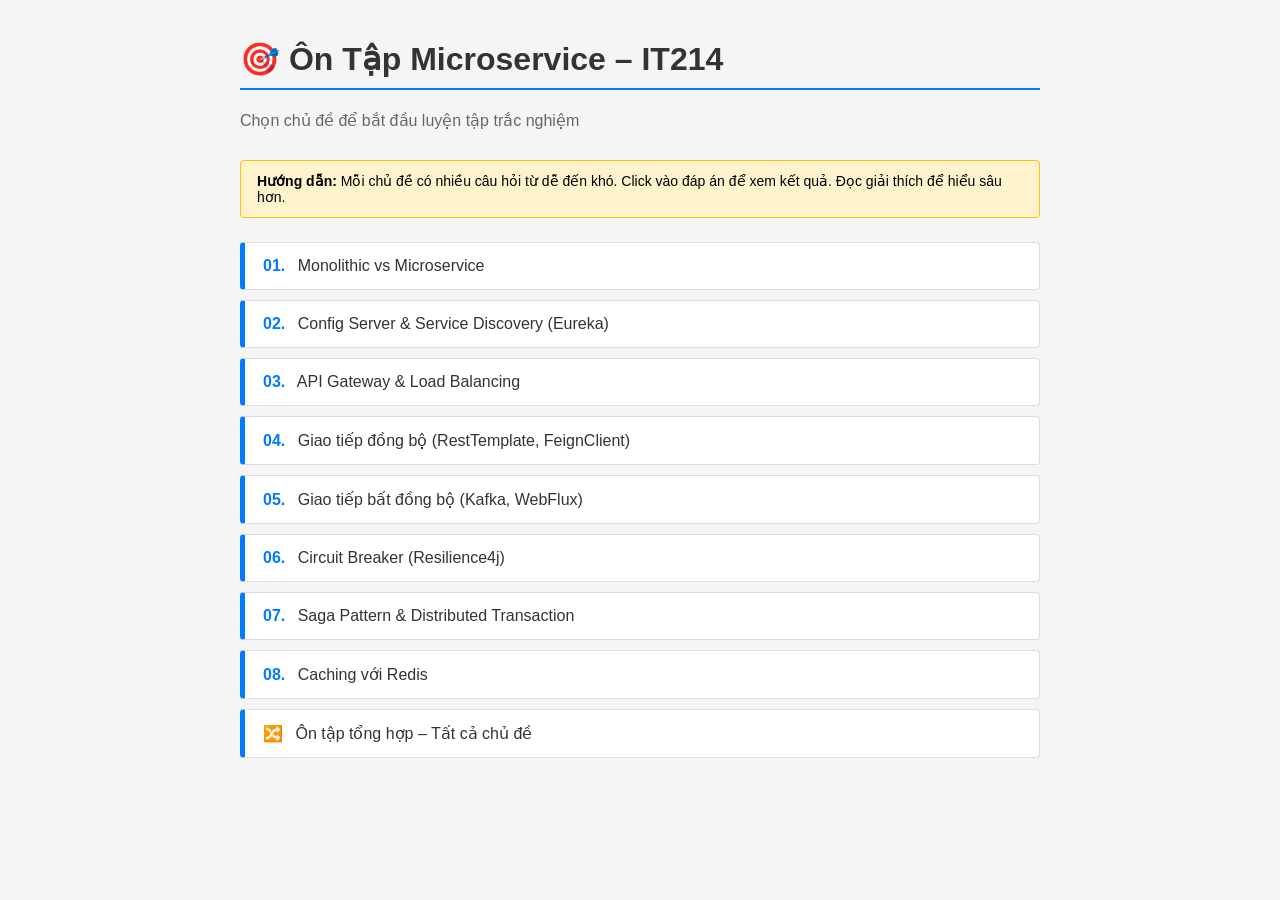
<file: quiz/index.html>
<!DOCTYPE html>
<html lang="vi">
<head>
  <meta charset="UTF-8">
  <meta name="viewport" content="width=device-width, initial-scale=1.0">
  <title>Ôn Tập Microservice – IT214</title>
  <style>
    body { font-family: Arial, sans-serif; max-width: 800px; margin: 40px auto; padding: 0 20px; background: #f5f5f5; }
    h1 { color: #333; border-bottom: 2px solid #007bff; padding-bottom: 10px; }
    .topic-list { list-style: none; padding: 0; }
    .topic-list li { margin: 10px 0; }
    .topic-list a {
      display: block; padding: 14px 18px; background: #fff;
      border: 1px solid #ddd; border-left: 5px solid #007bff;
      text-decoration: none; color: #333; font-size: 16px;
      border-radius: 4px;
    }
    .topic-list a:hover { background: #e8f0fe; border-left-color: #0056b3; }
    .topic-list a .num { font-weight: bold; color: #007bff; margin-right: 8px; }
    .subtitle { color: #666; margin-bottom: 30px; }
    .instructions {
      background: #fff3cd; border: 1px solid #ffc107; border-radius: 4px;
      padding: 12px 16px; margin-bottom: 24px; font-size: 14px;
    }
  </style>
</head>
<body>
  <h1>🎯 Ôn Tập Microservice – IT214</h1>
  <p class="subtitle">Chọn chủ đề để bắt đầu luyện tập trắc nghiệm</p>
  <div class="instructions">
    <strong>Hướng dẫn:</strong> Mỗi chủ đề có nhiều câu hỏi từ dễ đến khó.
    Click vào đáp án để xem kết quả. Đọc giải thích để hiểu sâu hơn.
  </div>
  <ul class="topic-list">
    <li><a href="01_monolithic_vs_microservice.html"><span class="num">01.</span> Monolithic vs Microservice</a></li>
    <li><a href="02_config_discovery.html"><span class="num">02.</span> Config Server &amp; Service Discovery (Eureka)</a></li>
    <li><a href="03_api_gateway_load_balancing.html"><span class="num">03.</span> API Gateway &amp; Load Balancing</a></li>
    <li><a href="04_sync_communication.html"><span class="num">04.</span> Giao tiếp đồng bộ (RestTemplate, FeignClient)</a></li>
    <li><a href="05_async_communication.html"><span class="num">05.</span> Giao tiếp bất đồng bộ (Kafka, WebFlux)</a></li>
    <li><a href="06_circuit_breaker.html"><span class="num">06.</span> Circuit Breaker (Resilience4j)</a></li>
    <li><a href="07_saga_pattern.html"><span class="num">07.</span> Saga Pattern &amp; Distributed Transaction</a></li>
    <li><a href="08_caching_redis.html"><span class="num">08.</span> Caching với Redis</a></li>
    <li><a href="09_mixed_review.html"><span class="num">🔀</span> Ôn tập tổng hợp – Tất cả chủ đề</a></li>
  </ul>
</body>
</html>
</file>
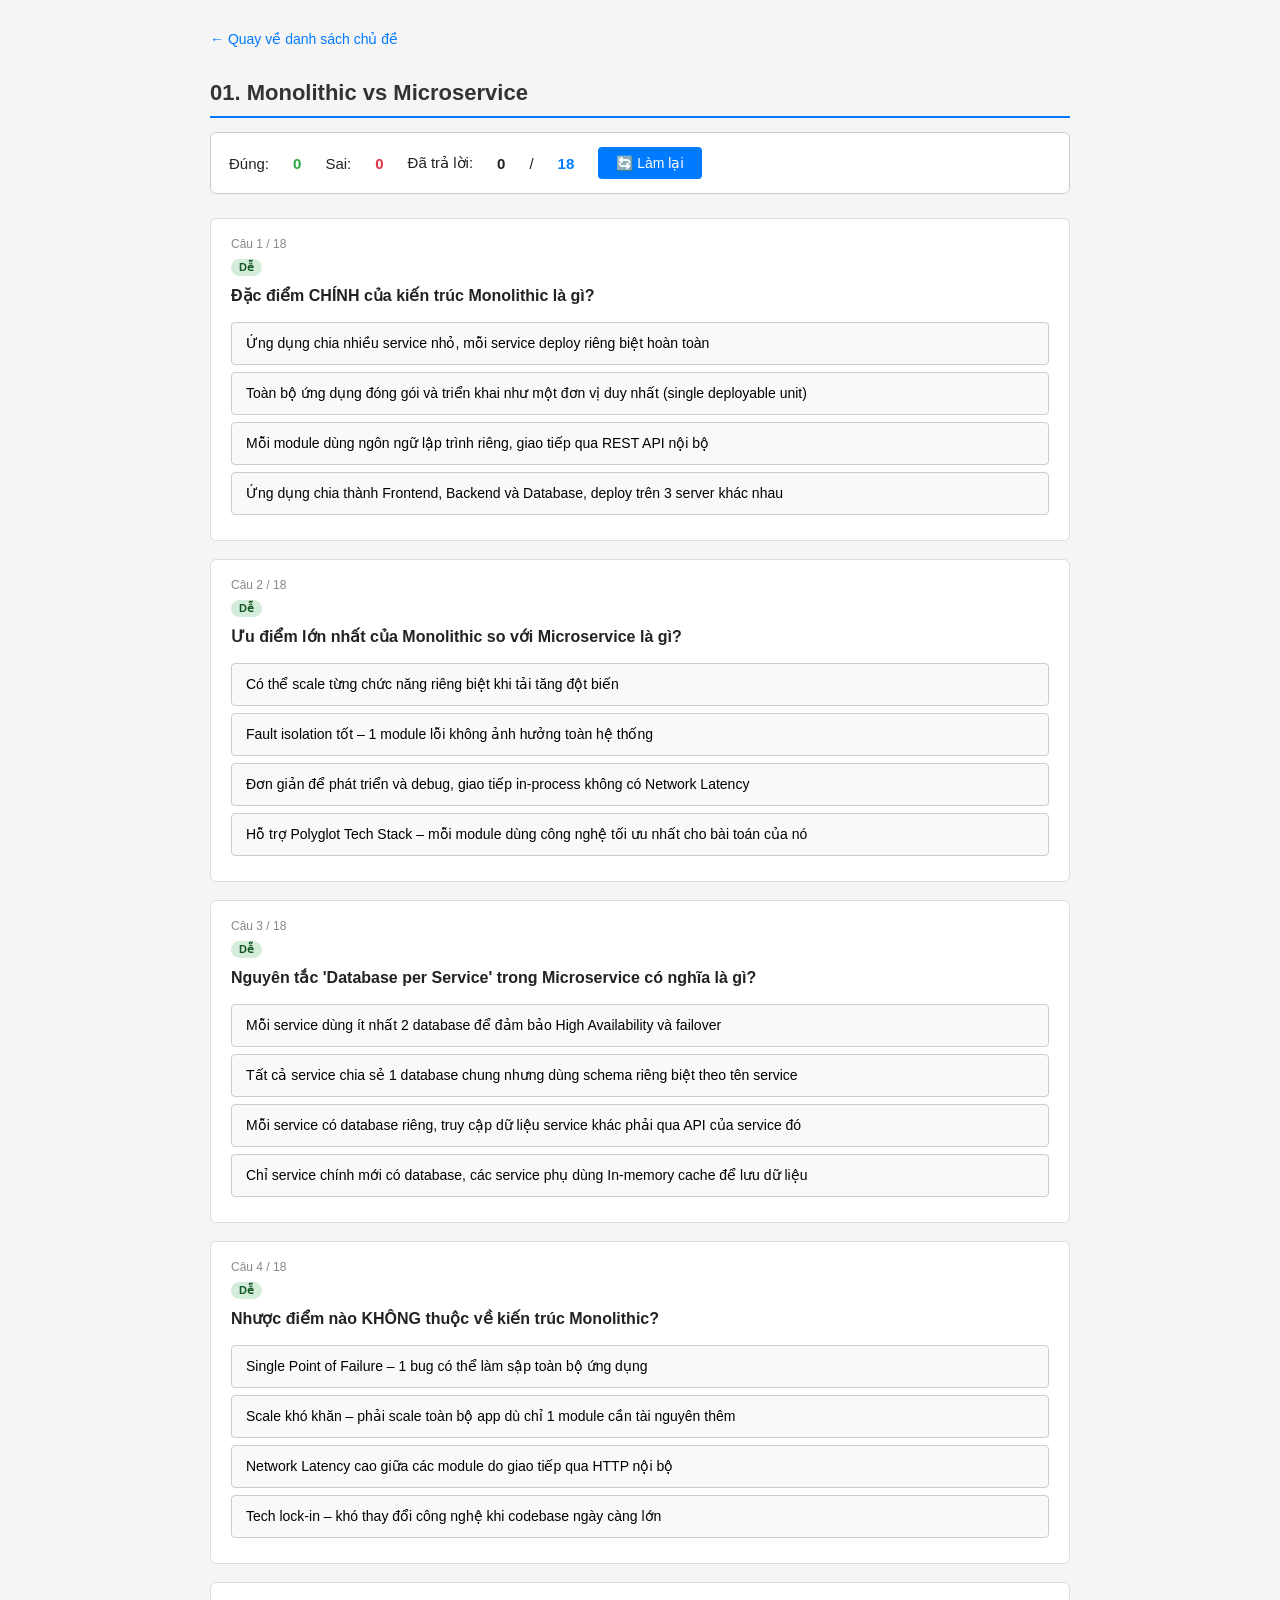
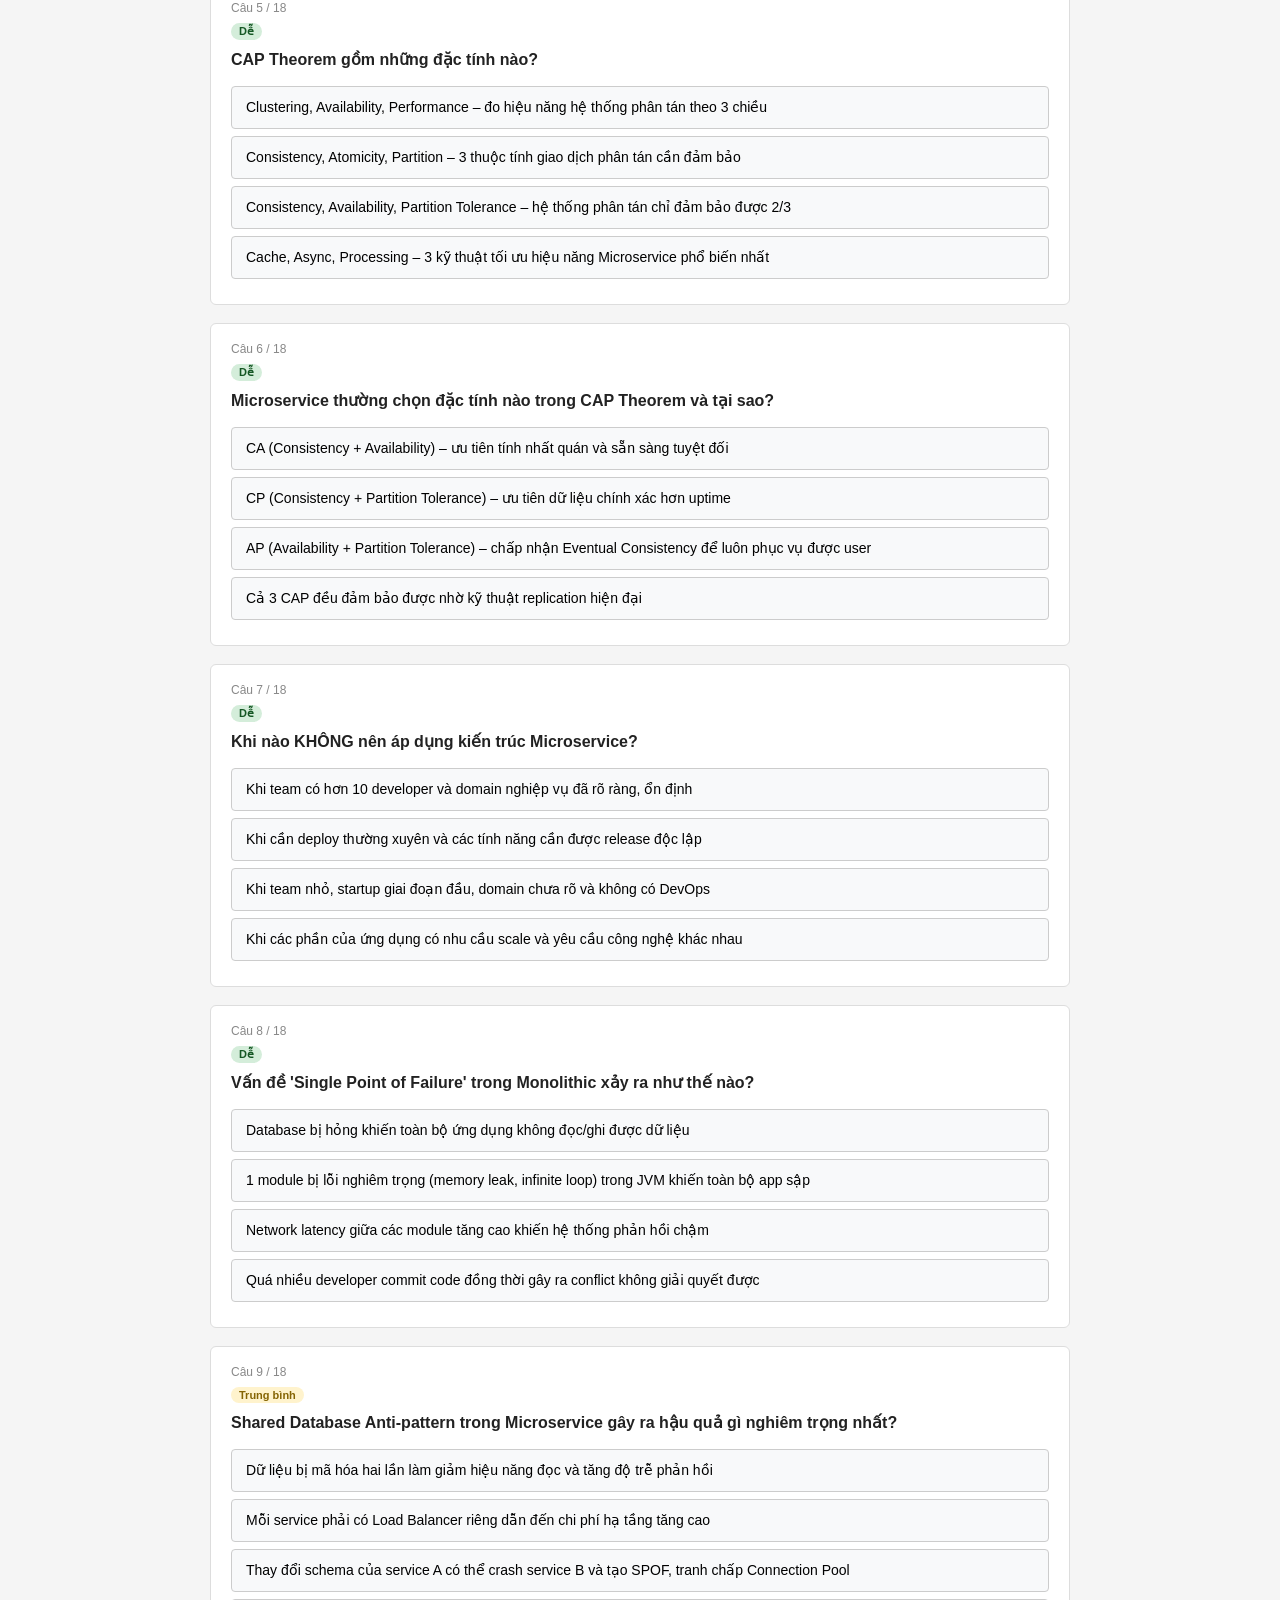
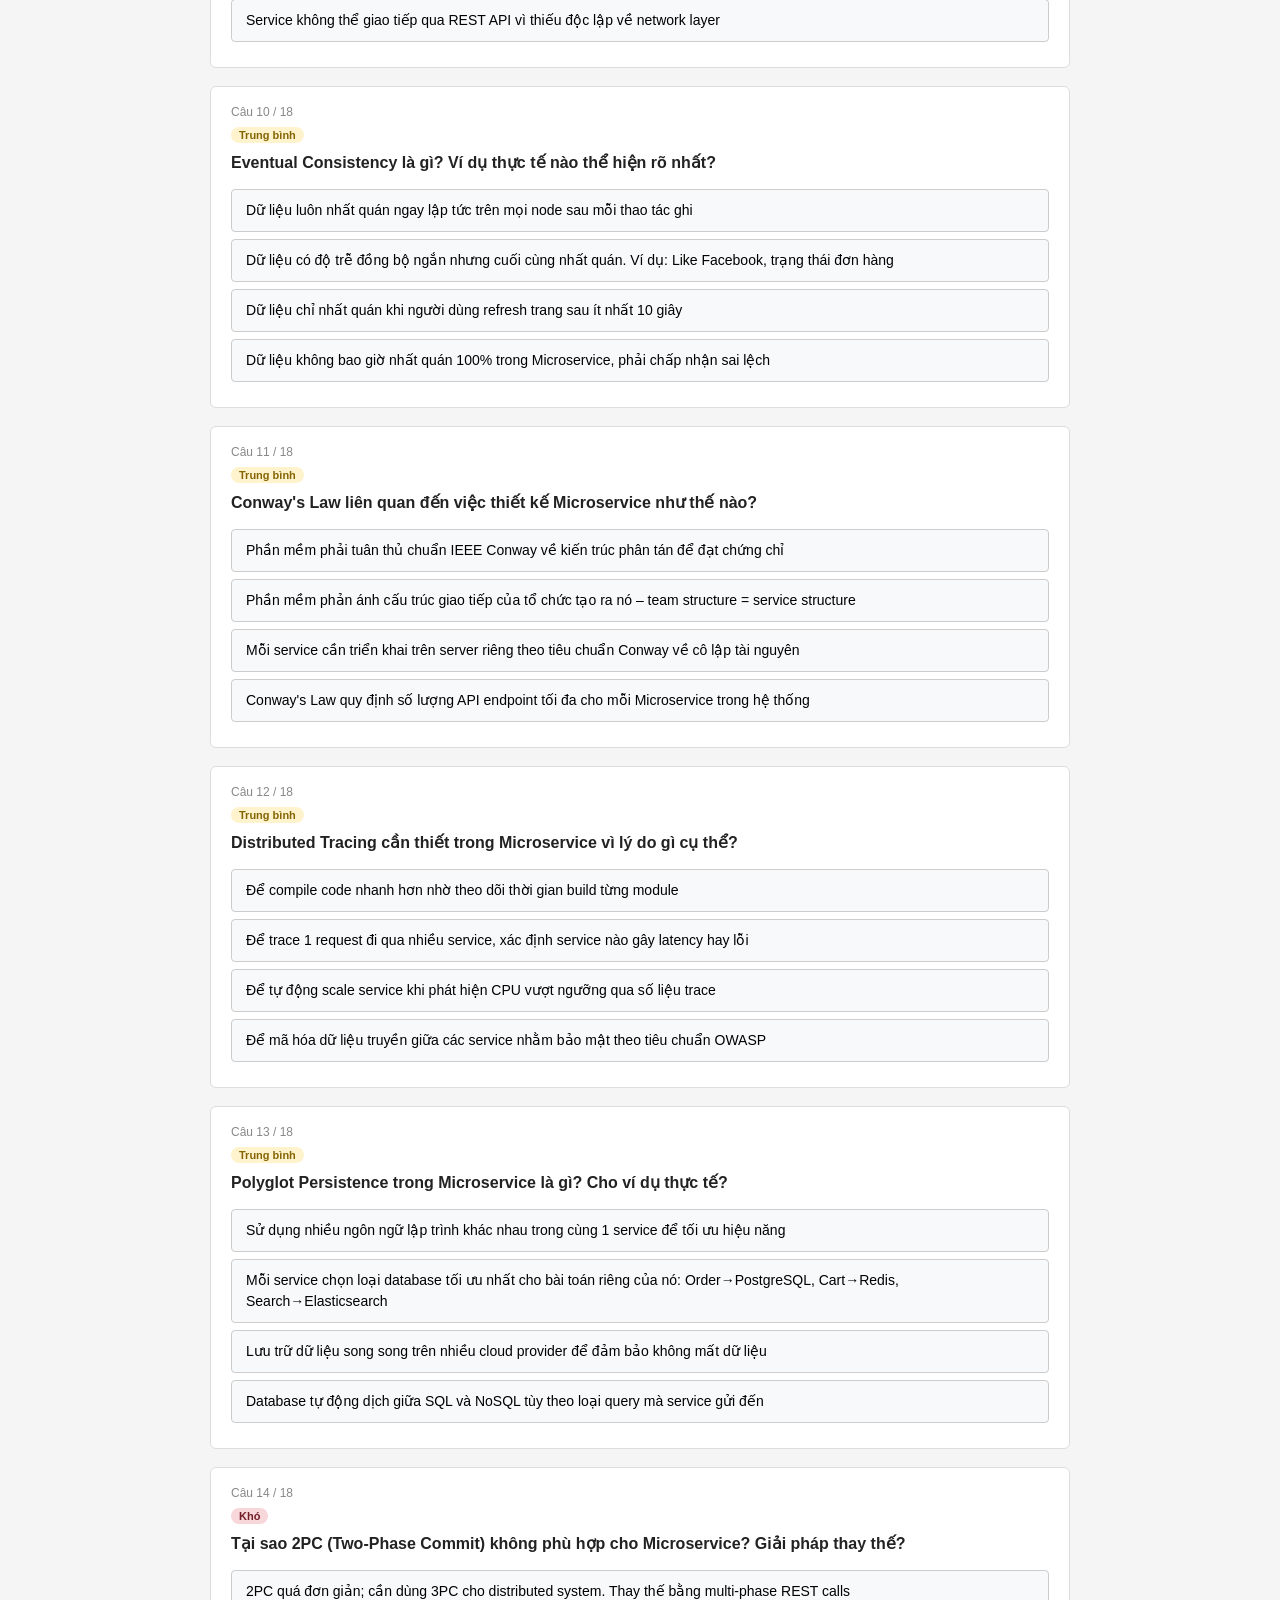
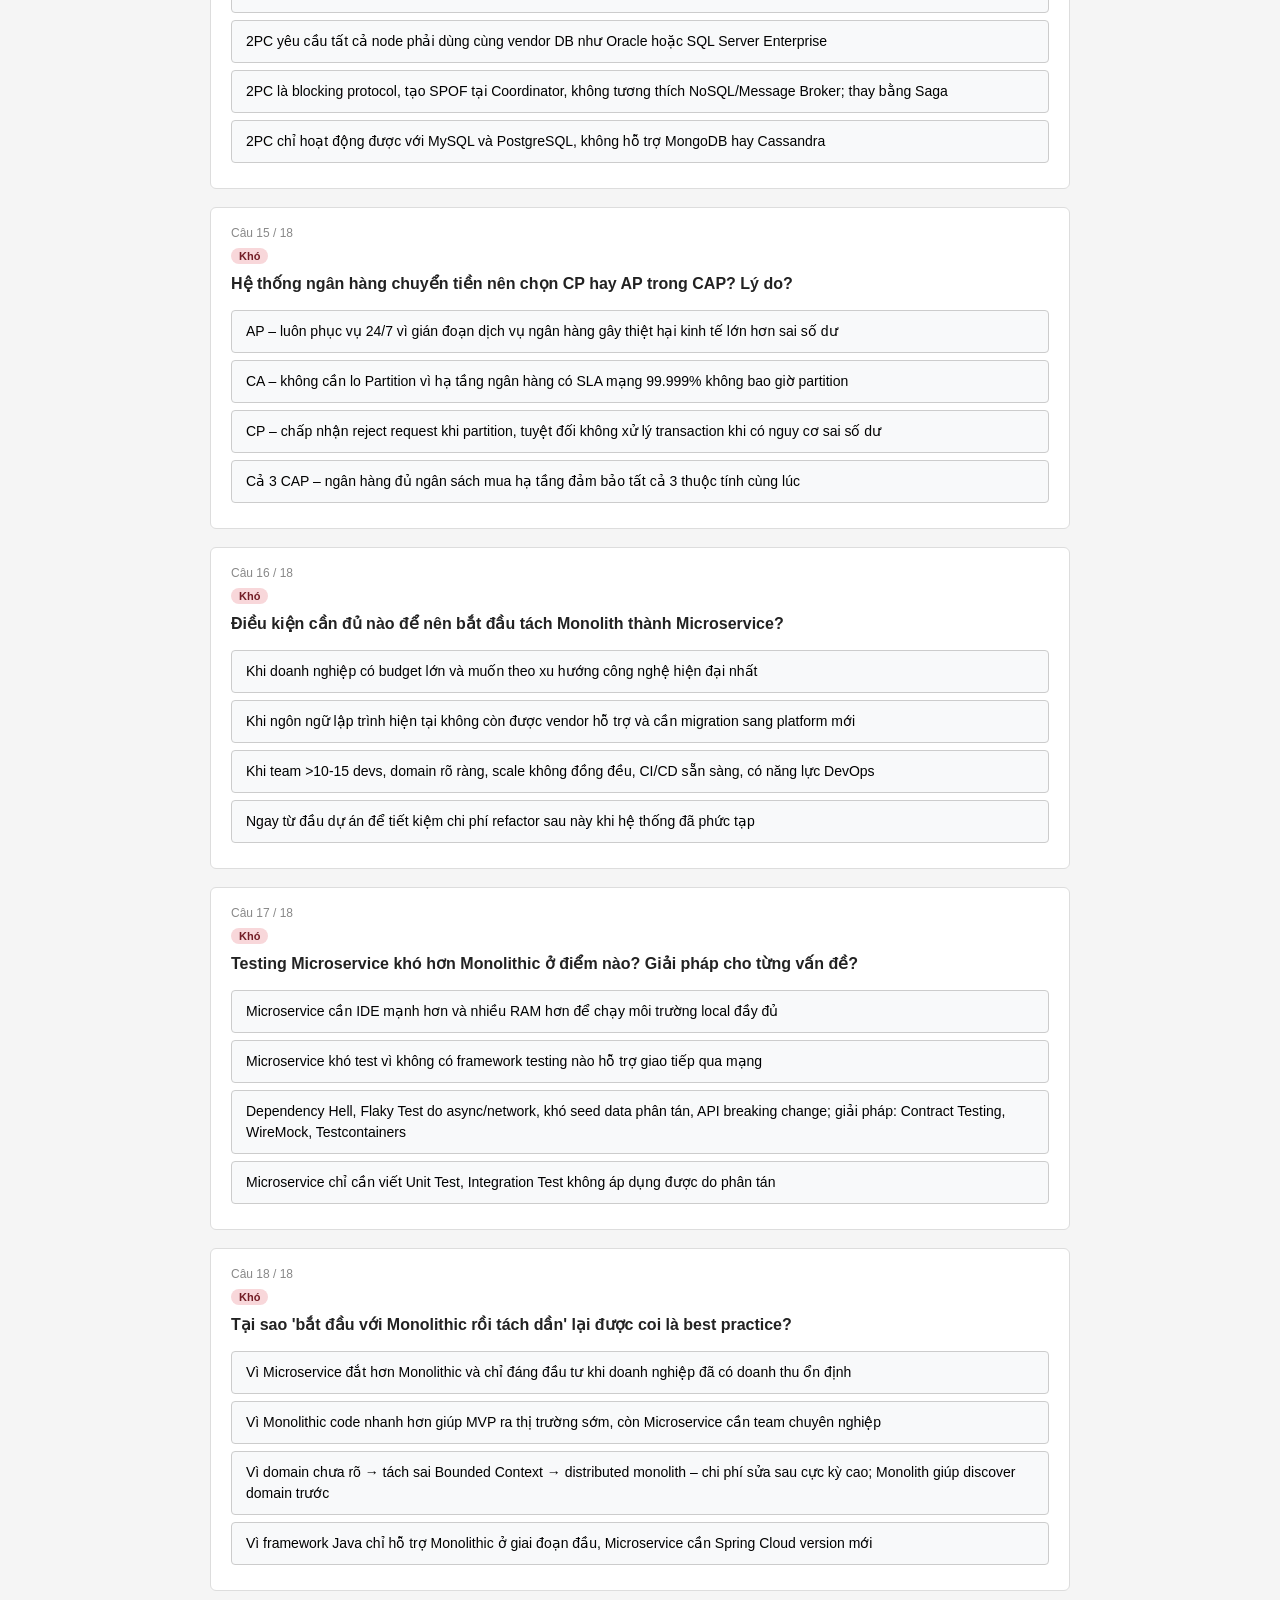
<file: quiz/01_monolithic_vs_microservice.html>
<!DOCTYPE html>
<html lang="vi">
<head>
  <meta charset="UTF-8">
  <meta name="viewport" content="width=device-width, initial-scale=1.0">
  <title>Quiz 01 – Monolithic vs Microservice</title>
  <link rel="stylesheet" href="style.css">
</head>
<body>
  <a class="back-link" href="index.html">← Quay về danh sách chủ đề</a>
  <h1>01. Monolithic vs Microservice</h1>
  <div class="score-box">
    Đúng: <span class="correct" id="score-correct">0</span>
    Sai: <span class="wrong" id="score-wrong">0</span>
    Đã trả lời: <span id="score-answered">0</span> / <span class="total" id="score-total">0</span>
    <button class="btn-reset" onclick="resetQuiz()">🔄 Làm lại</button>
  </div>
  <div id="quiz-container"></div>
  <script>
  window.QUIZ_DATA = [
    {
      level: "Dễ",
      q: "Đặc điểm CHÍNH của kiến trúc Monolithic là gì?",
      options: [
        "Ứng dụng chia nhiều service nhỏ, mỗi service deploy riêng biệt hoàn toàn",
        "Toàn bộ ứng dụng đóng gói và triển khai như một đơn vị duy nhất (single deployable unit)",
        "Mỗi module dùng ngôn ngữ lập trình riêng, giao tiếp qua REST API nội bộ",
        "Ứng dụng chia thành Frontend, Backend và Database, deploy trên 3 server khác nhau"
      ],
      answer: 1,
      explanation: "Monolithic: toàn bộ UI, Business Logic, Data Access đóng gói trong 1 artifact (jar/war) duy nhất, chạy trong 1 process."
    },
    {
      level: "Dễ",
      q: "Ưu điểm lớn nhất của Monolithic so với Microservice là gì?",
      options: [
        "Có thể scale từng chức năng riêng biệt khi tải tăng đột biến",
        "Fault isolation tốt – 1 module lỗi không ảnh hưởng toàn hệ thống",
        "Đơn giản để phát triển và debug, giao tiếp in-process không có Network Latency",
        "Hỗ trợ Polyglot Tech Stack – mỗi module dùng công nghệ tối ưu nhất cho bài toán của nó"
      ],
      answer: 2,
      explanation: "Monolithic giao tiếp In-process (gọi hàm trực tiếp trong JVM), không bị Network Latency và rất dễ debug trên cùng 1 codebase."
    },
    {
      level: "Dễ",
      q: "Nguyên tắc 'Database per Service' trong Microservice có nghĩa là gì?",
      options: [
        "Mỗi service dùng ít nhất 2 database để đảm bảo High Availability và failover",
        "Tất cả service chia sẻ 1 database chung nhưng dùng schema riêng biệt theo tên service",
        "Mỗi service có database riêng, truy cập dữ liệu service khác phải qua API của service đó",
        "Chỉ service chính mới có database, các service phụ dùng In-memory cache để lưu dữ liệu"
      ],
      answer: 2,
      explanation: "Mỗi service sở hữu database riêng → loose coupling. Service B muốn dữ liệu của A phải gọi qua API, không truy cập trực tiếp DB của A."
    },
    {
      level: "Dễ",
      q: "Nhược điểm nào KHÔNG thuộc về kiến trúc Monolithic?",
      options: [
        "Single Point of Failure – 1 bug có thể làm sập toàn bộ ứng dụng",
        "Scale khó khăn – phải scale toàn bộ app dù chỉ 1 module cần tài nguyên thêm",
        "Network Latency cao giữa các module do giao tiếp qua HTTP nội bộ",
        "Tech lock-in – khó thay đổi công nghệ khi codebase ngày càng lớn"
      ],
      answer: 2,
      explanation: "Monolithic giao tiếp In-process (gọi hàm trong cùng JVM) nên KHÔNG có Network Latency. Đây là ưu điểm, không phải nhược điểm của Monolithic."
    },
    {
      level: "Dễ",
      q: "CAP Theorem gồm những đặc tính nào?",
      options: [
        "Clustering, Availability, Performance – đo hiệu năng hệ thống phân tán theo 3 chiều",
        "Consistency, Atomicity, Partition – 3 thuộc tính giao dịch phân tán cần đảm bảo",
        "Consistency, Availability, Partition Tolerance – hệ thống phân tán chỉ đảm bảo được 2/3",
        "Cache, Async, Processing – 3 kỹ thuật tối ưu hiệu năng Microservice phổ biến nhất"
      ],
      answer: 2,
      explanation: "CAP: Consistency (tính nhất quán) + Availability (tính sẵn sàng) + Partition Tolerance (chịu lỗi mạng). Hệ thống phân tán chỉ đảm bảo được 2 trong 3."
    },
    {
      level: "Dễ",
      q: "Microservice thường chọn đặc tính nào trong CAP Theorem và tại sao?",
      options: [
        "CA (Consistency + Availability) – ưu tiên tính nhất quán và sẵn sàng tuyệt đối",
        "CP (Consistency + Partition Tolerance) – ưu tiên dữ liệu chính xác hơn uptime",
        "AP (Availability + Partition Tolerance) – chấp nhận Eventual Consistency để luôn phục vụ được user",
        "Cả 3 CAP đều đảm bảo được nhờ kỹ thuật replication hiện đại"
      ],
      answer: 2,
      explanation: "Partition (lỗi mạng) là tất yếu trong distributed system → P bắt buộc. Microservice chọn AP: ưu tiên 24/7 availability, chấp nhận data có độ trễ đồng bộ ngắn (Eventual Consistency)."
    },
    {
      level: "Dễ",
      q: "Khi nào KHÔNG nên áp dụng kiến trúc Microservice?",
      options: [
        "Khi team có hơn 10 developer và domain nghiệp vụ đã rõ ràng, ổn định",
        "Khi cần deploy thường xuyên và các tính năng cần được release độc lập",
        "Khi team nhỏ, startup giai đoạn đầu, domain chưa rõ và không có DevOps",
        "Khi các phần của ứng dụng có nhu cầu scale và yêu cầu công nghệ khác nhau"
      ],
      answer: 2,
      explanation: "Martin Fowler: 'Start with a monolith.' Microservice phức tạp hơn Monolithic rất nhiều. Tách sai domain giai đoạn đầu (khi chưa hiểu rõ business) sẽ rất tốn kém để refactor sau."
    },
    {
      level: "Dễ",
      q: "Vấn đề 'Single Point of Failure' trong Monolithic xảy ra như thế nào?",
      options: [
        "Database bị hỏng khiến toàn bộ ứng dụng không đọc/ghi được dữ liệu",
        "1 module bị lỗi nghiêm trọng (memory leak, infinite loop) trong JVM khiến toàn bộ app sập",
        "Network latency giữa các module tăng cao khiến hệ thống phản hồi chậm",
        "Quá nhiều developer commit code đồng thời gây ra conflict không giải quyết được"
      ],
      answer: 1,
      explanation: "Monolithic: tất cả module chạy trong 1 JVM process. 1 module OOM (Out of Memory) hoặc deadlock → JVM bị kill → tất cả module ngừng hoạt động."
    },
    {
      level: "Trung bình",
      q: "Shared Database Anti-pattern trong Microservice gây ra hậu quả gì nghiêm trọng nhất?",
      options: [
        "Dữ liệu bị mã hóa hai lần làm giảm hiệu năng đọc và tăng độ trễ phản hồi",
        "Mỗi service phải có Load Balancer riêng dẫn đến chi phí hạ tầng tăng cao",
        "Thay đổi schema của service A có thể crash service B và tạo SPOF, tranh chấp Connection Pool",
        "Service không thể giao tiếp qua REST API vì thiếu độc lập về network layer"
      ],
      answer: 2,
      explanation: "Shared DB: Team A đổi tên cột → Service B crash ngay. Query chậm của A cạn Connection Pool → B, C, D không kết nối được DB → toàn hệ thống chết theo."
    },
    {
      level: "Trung bình",
      q: "Eventual Consistency là gì? Ví dụ thực tế nào thể hiện rõ nhất?",
      options: [
        "Dữ liệu luôn nhất quán ngay lập tức trên mọi node sau mỗi thao tác ghi",
        "Dữ liệu có độ trễ đồng bộ ngắn nhưng cuối cùng nhất quán. Ví dụ: Like Facebook, trạng thái đơn hàng",
        "Dữ liệu chỉ nhất quán khi người dùng refresh trang sau ít nhất 10 giây",
        "Dữ liệu không bao giờ nhất quán 100% trong Microservice, phải chấp nhận sai lệch"
      ],
      answer: 1,
      explanation: "Eventual Consistency: nếu không có update mới, tất cả bản sao sẽ hội tụ về cùng trạng thái. Like Facebook (số like cập nhật sau vài giây) là ví dụ điển hình được chấp nhận."
    },
    {
      level: "Trung bình",
      q: "Conway's Law liên quan đến việc thiết kế Microservice như thế nào?",
      options: [
        "Phần mềm phải tuân thủ chuẩn IEEE Conway về kiến trúc phân tán để đạt chứng chỉ",
        "Phần mềm phản ánh cấu trúc giao tiếp của tổ chức tạo ra nó – team structure = service structure",
        "Mỗi service cần triển khai trên server riêng theo tiêu chuẩn Conway về cô lập tài nguyên",
        "Conway's Law quy định số lượng API endpoint tối đa cho mỗi Microservice trong hệ thống"
      ],
      answer: 1,
      explanation: "Conway's Law: 'Organizations design systems that mirror their own communication structure.' Team lớn → chia thành nhiều team nhỏ → mỗi team sở hữu 1 service → Microservice architecture."
    },
    {
      level: "Trung bình",
      q: "Distributed Tracing cần thiết trong Microservice vì lý do gì cụ thể?",
      options: [
        "Để compile code nhanh hơn nhờ theo dõi thời gian build từng module",
        "Để trace 1 request đi qua nhiều service, xác định service nào gây latency hay lỗi",
        "Để tự động scale service khi phát hiện CPU vượt ngưỡng qua số liệu trace",
        "Để mã hóa dữ liệu truyền giữa các service nhằm bảo mật theo tiêu chuẩn OWASP"
      ],
      answer: 1,
      explanation: "Khi request đi qua 10 service, debug lỗi rất khó. Zipkin/Jaeger gắn TraceID xuyên suốt → 1 click thấy call tree, latency từng hop, service nào fail."
    },
    {
      level: "Trung bình",
      q: "Polyglot Persistence trong Microservice là gì? Cho ví dụ thực tế?",
      options: [
        "Sử dụng nhiều ngôn ngữ lập trình khác nhau trong cùng 1 service để tối ưu hiệu năng",
        "Mỗi service chọn loại database tối ưu nhất cho bài toán riêng của nó: Order→PostgreSQL, Cart→Redis, Search→Elasticsearch",
        "Lưu trữ dữ liệu song song trên nhiều cloud provider để đảm bảo không mất dữ liệu",
        "Database tự động dịch giữa SQL và NoSQL tùy theo loại query mà service gửi đến"
      ],
      answer: 1,
      explanation: "Polyglot Persistence: Order→PostgreSQL (ACID), Cart→Redis (speed), Product Search→Elasticsearch (full-text), Analytics→Cassandra (time-series). Mỗi bài toán dùng DB phù hợp nhất."
    },
    {
      level: "Khó",
      q: "Tại sao 2PC (Two-Phase Commit) không phù hợp cho Microservice? Giải pháp thay thế?",
      options: [
        "2PC quá đơn giản; cần dùng 3PC cho distributed system. Thay thế bằng multi-phase REST calls",
        "2PC yêu cầu tất cả node phải dùng cùng vendor DB như Oracle hoặc SQL Server Enterprise",
        "2PC là blocking protocol, tạo SPOF tại Coordinator, không tương thích NoSQL/Message Broker; thay bằng Saga",
        "2PC chỉ hoạt động được với MySQL và PostgreSQL, không hỗ trợ MongoDB hay Cassandra"
      ],
      answer: 2,
      explanation: "2PC vấn đề: (1) Blocking – lock resource suốt thời gian prepare, (2) SPOF tại Coordinator, (3) Coordinator crash sau Phase 1 → deadlock. Saga thay thế bằng local transactions + compensating transactions."
    },
    {
      level: "Khó",
      q: "Hệ thống ngân hàng chuyển tiền nên chọn CP hay AP trong CAP? Lý do?",
      options: [
        "AP – luôn phục vụ 24/7 vì gián đoạn dịch vụ ngân hàng gây thiệt hại kinh tế lớn hơn sai số dư",
        "CA – không cần lo Partition vì hạ tầng ngân hàng có SLA mạng 99.999% không bao giờ partition",
        "CP – chấp nhận reject request khi partition, tuyệt đối không xử lý transaction khi có nguy cơ sai số dư",
        "Cả 3 CAP – ngân hàng đủ ngân sách mua hạ tầng đảm bảo tất cả 3 thuộc tính cùng lúc"
      ],
      answer: 2,
      explanation: "Ngân hàng: sai 1 đồng = thảm họa pháp lý. Chấp nhận 'chuyển khoản tạm dừng 5 phút' hơn là 'trừ tiền 2 lần hoặc không trừ'. CP > AP cho nghiệp vụ tài chính cốt lõi."
    },
    {
      level: "Khó",
      q: "Điều kiện cần đủ nào để nên bắt đầu tách Monolith thành Microservice?",
      options: [
        "Khi doanh nghiệp có budget lớn và muốn theo xu hướng công nghệ hiện đại nhất",
        "Khi ngôn ngữ lập trình hiện tại không còn được vendor hỗ trợ và cần migration sang platform mới",
        "Khi team >10-15 devs, domain rõ ràng, scale không đồng đều, CI/CD sẵn sàng, có năng lực DevOps",
        "Ngay từ đầu dự án để tiết kiệm chi phí refactor sau này khi hệ thống đã phức tạp"
      ],
      answer: 2,
      explanation: "5 điều kiện đồng thời: Team lớn, Domain mature/Bounded Context rõ, Scale needs khác nhau, CI/CD pipeline sẵn, DevOps team đủ năng lực. Thiếu 1 trong 5 → Monolith trước."
    },
    {
      level: "Khó",
      q: "Testing Microservice khó hơn Monolithic ở điểm nào? Giải pháp cho từng vấn đề?",
      options: [
        "Microservice cần IDE mạnh hơn và nhiều RAM hơn để chạy môi trường local đầy đủ",
        "Microservice khó test vì không có framework testing nào hỗ trợ giao tiếp qua mạng",
        "Dependency Hell, Flaky Test do async/network, khó seed data phân tán, API breaking change; giải pháp: Contract Testing, WireMock, Testcontainers",
        "Microservice chỉ cần viết Unit Test, Integration Test không áp dụng được do phân tán"
      ],
      answer: 2,
      explanation: "4 thách thức: Dependency Hell, Flaky async tests, Multi-DB seed data, Breaking API. Giải pháp: Pact/Spring Cloud Contract (contract test), WireMock (mock service), Testcontainers (tự tạo DB/Kafka thật khi test)."
    },
    {
      level: "Khó",
      q: "Tại sao 'bắt đầu với Monolithic rồi tách dần' lại được coi là best practice?",
      options: [
        "Vì Microservice đắt hơn Monolithic và chỉ đáng đầu tư khi doanh nghiệp đã có doanh thu ổn định",
        "Vì Monolithic code nhanh hơn giúp MVP ra thị trường sớm, còn Microservice cần team chuyên nghiệp",
        "Vì domain chưa rõ → tách sai Bounded Context → distributed monolith – chi phí sửa sau cực kỳ cao; Monolith giúp discover domain trước",
        "Vì framework Java chỉ hỗ trợ Monolithic ở giai đoạn đầu, Microservice cần Spring Cloud version mới"
      ],
      answer: 2,
      explanation: "Tách sai domain = 'Distributed Monolith' – tệ nhất trong hai thế giới: complexity của Microservice nhưng coupling của Monolith. Domain discovery cần thời gian vận hành thực tế."
    }
  ];
  </script>
  <script src="quiz-engine.js"></script>
</body>
</html>
</file>
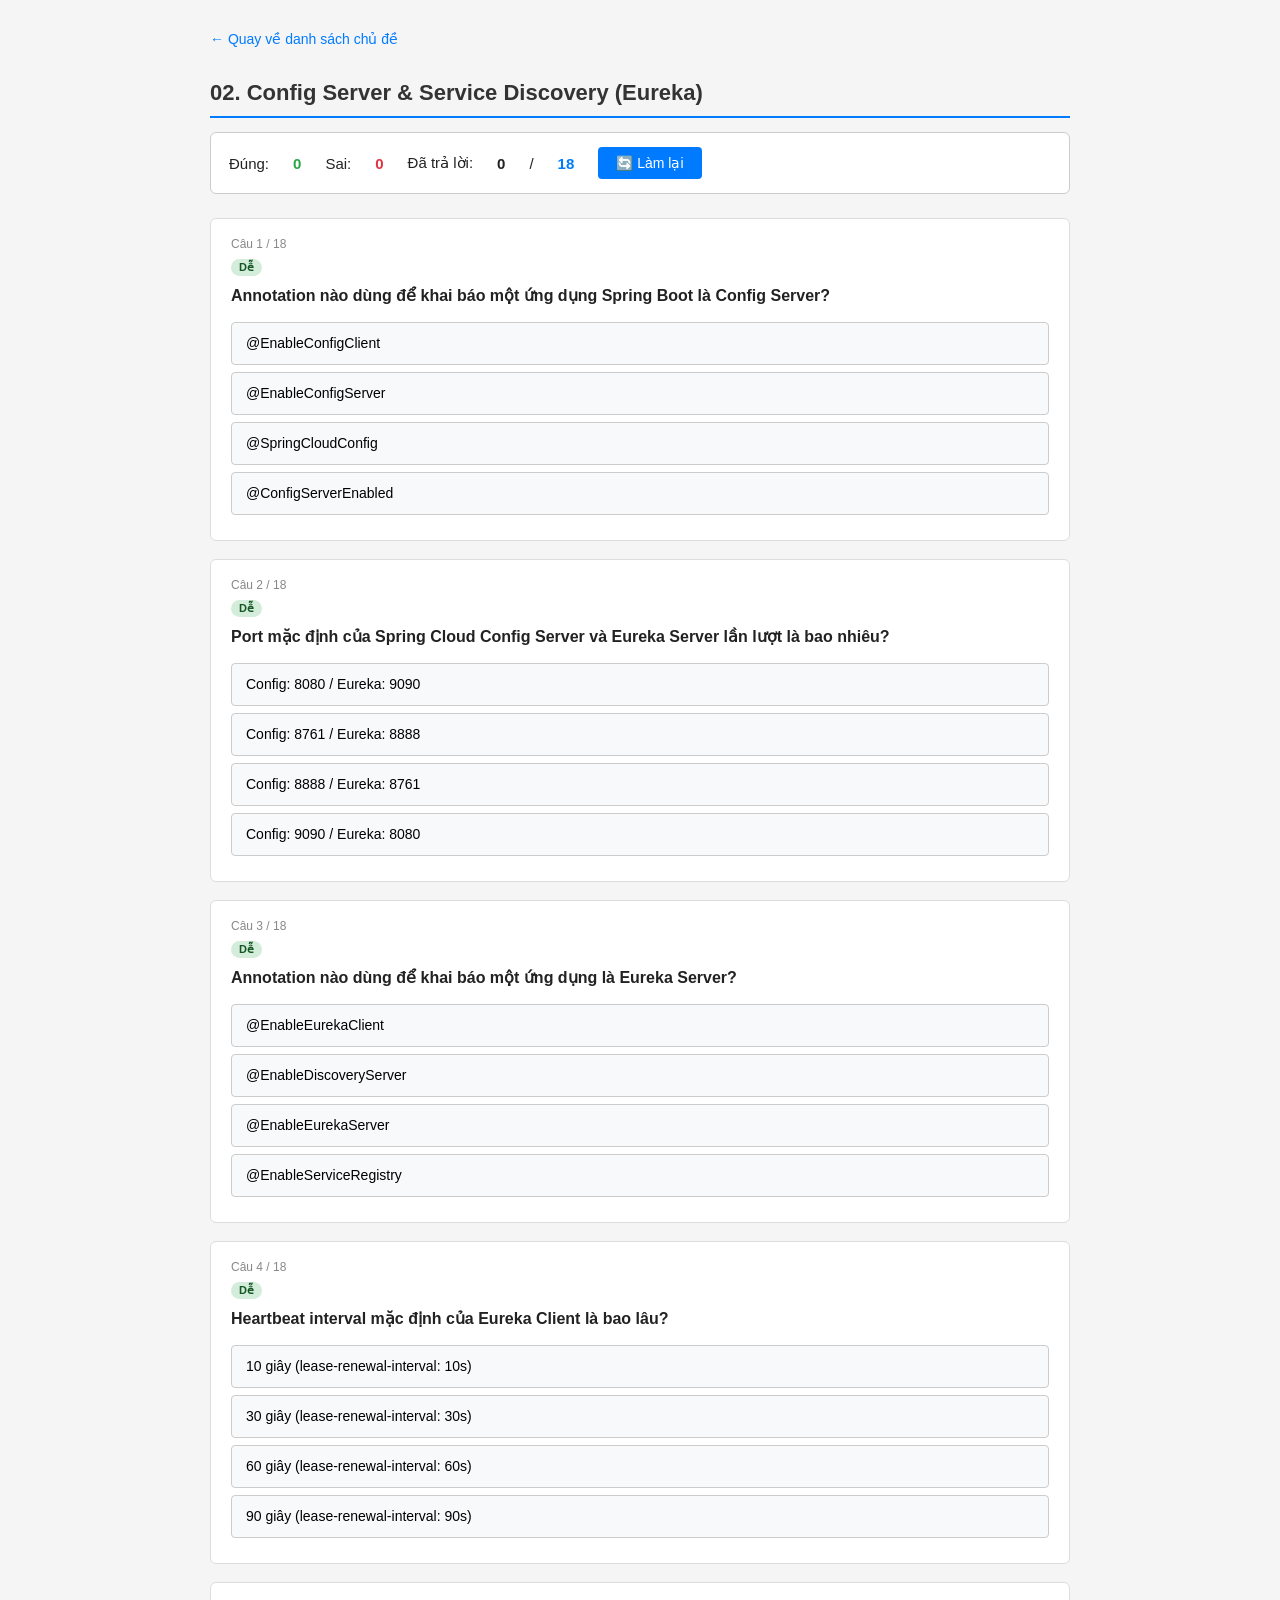
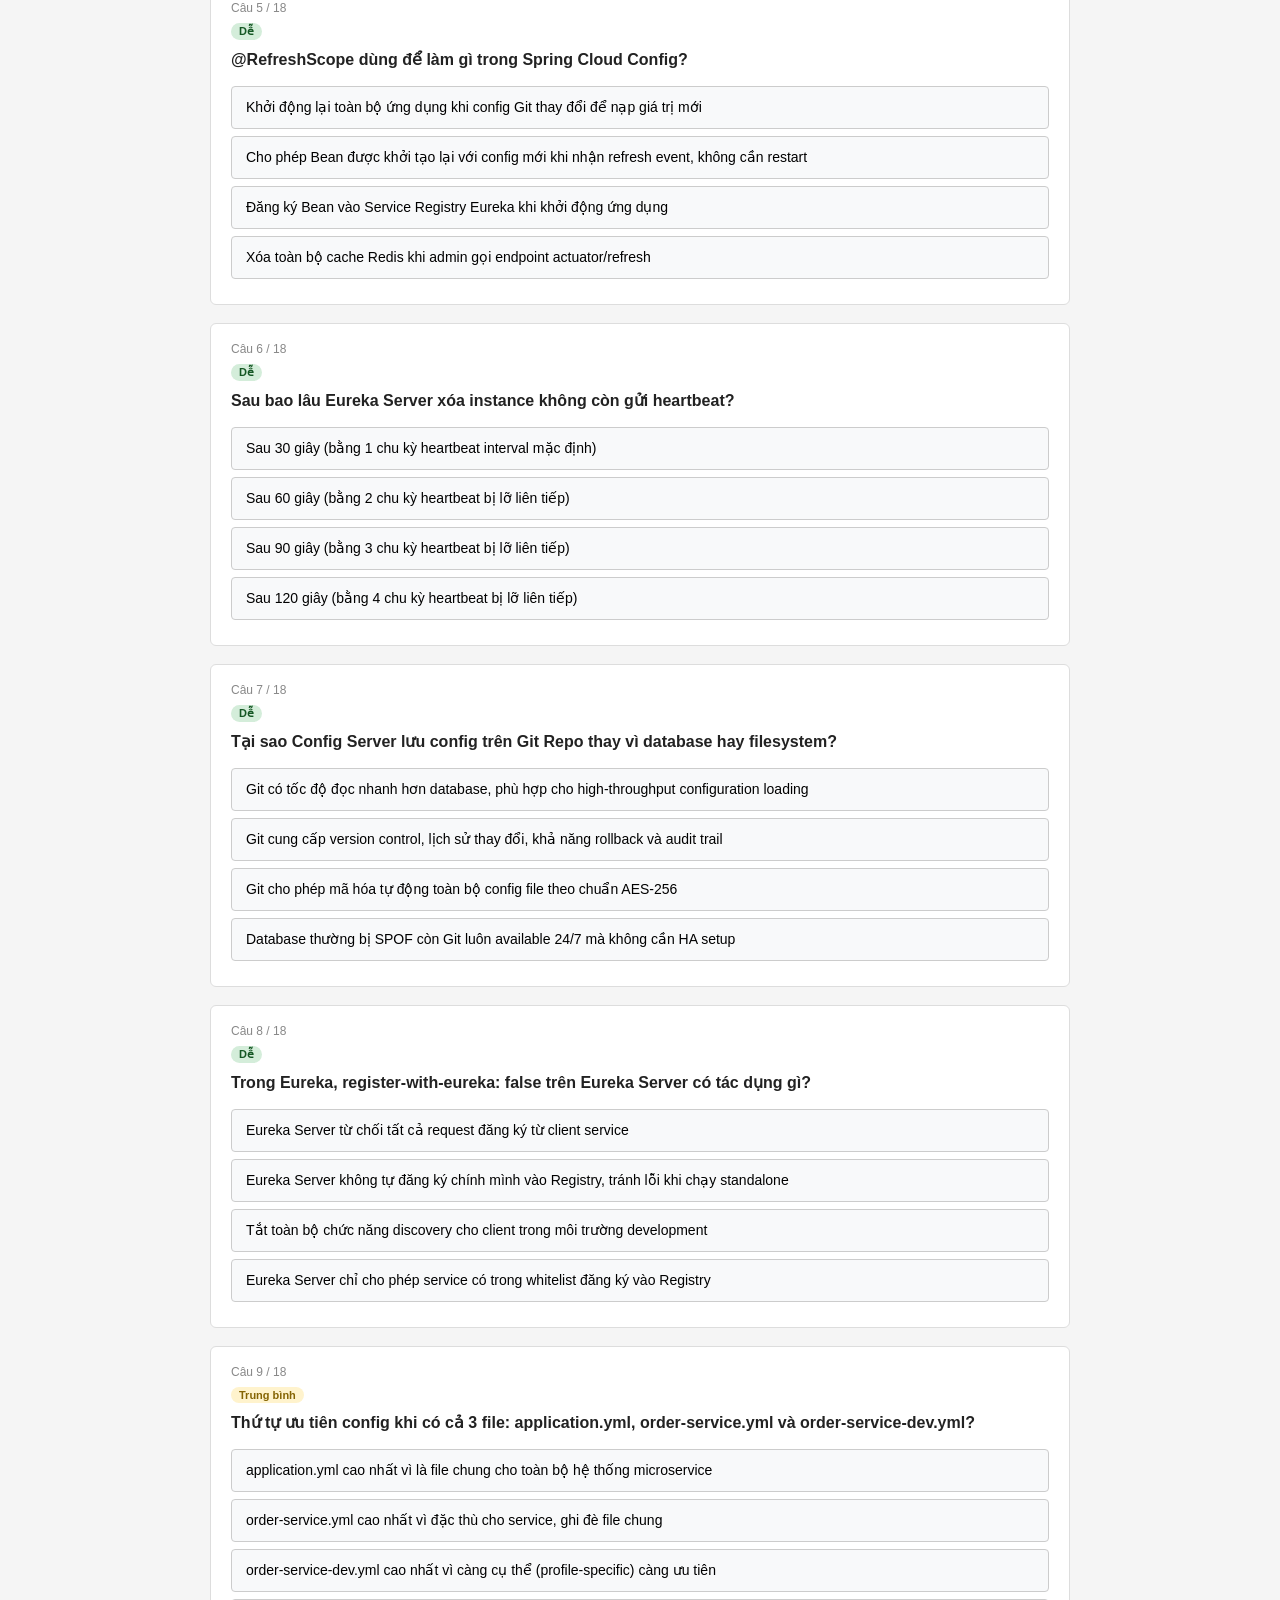
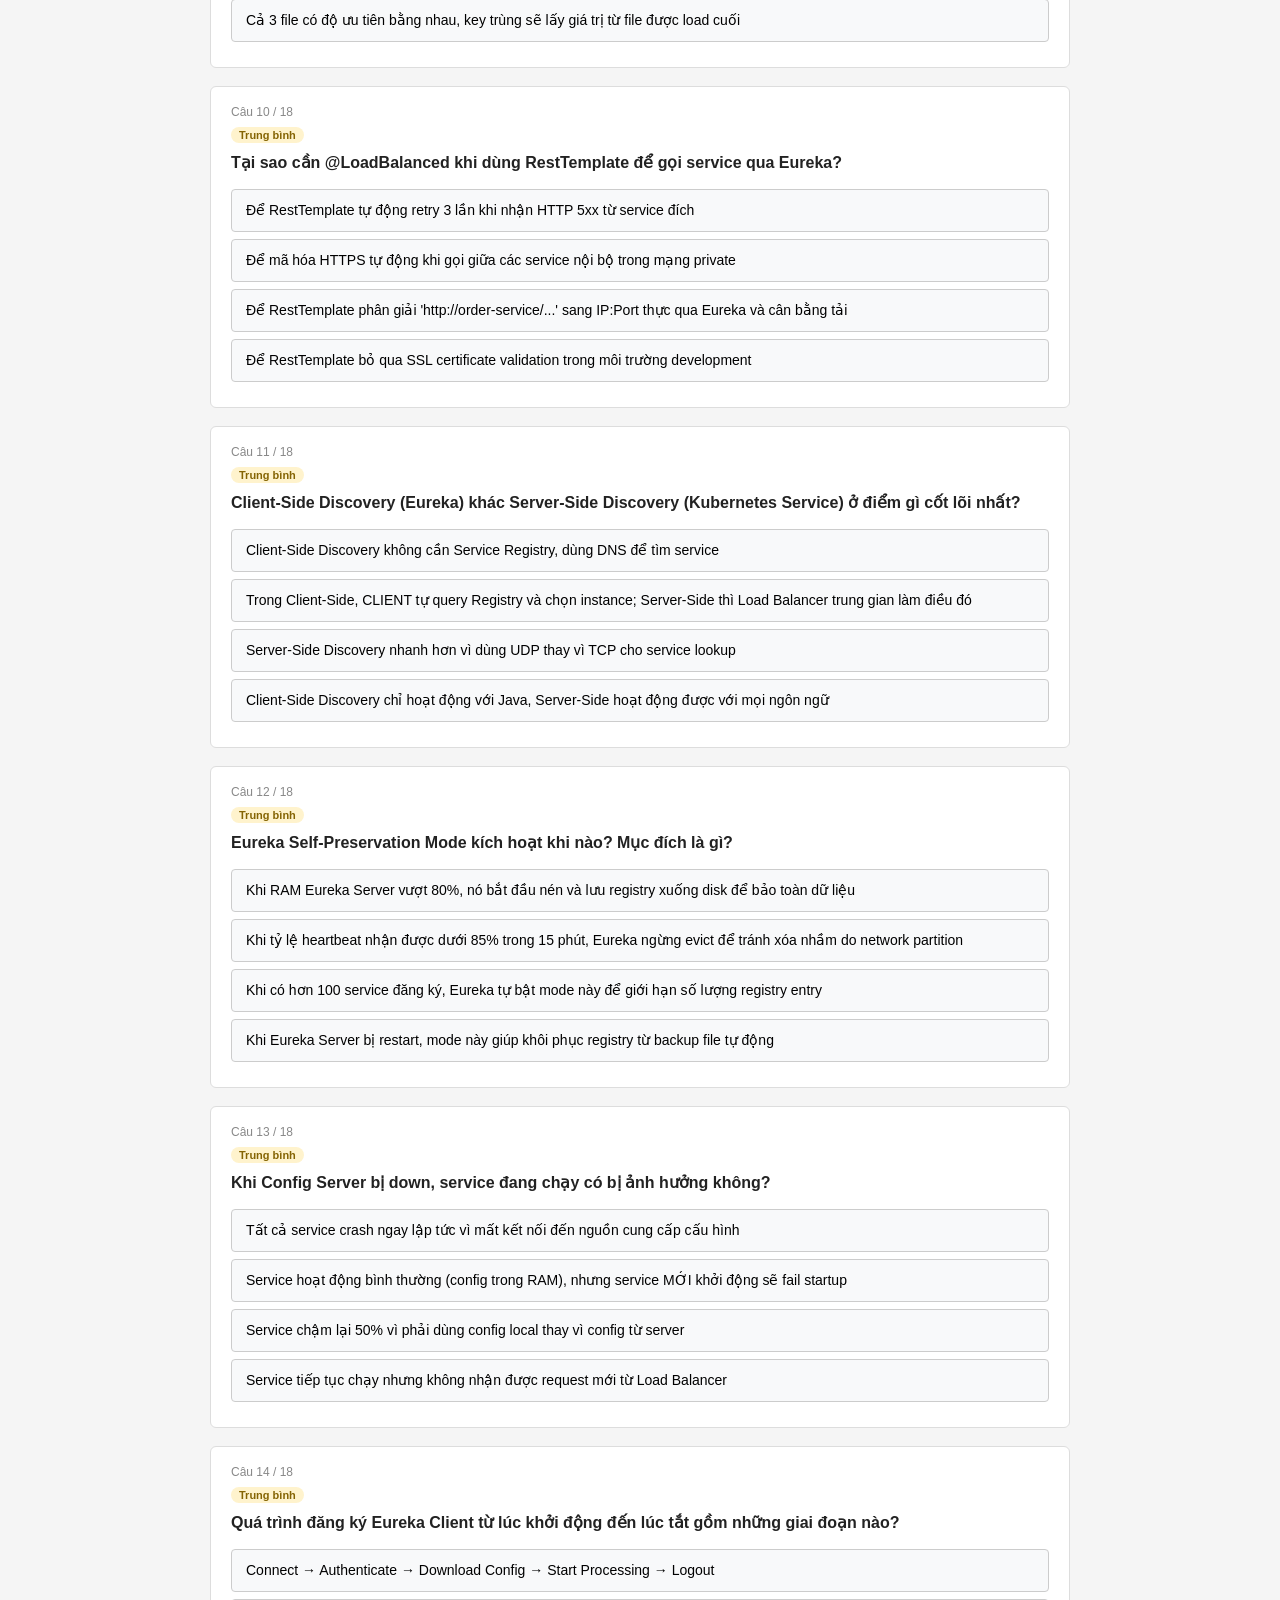
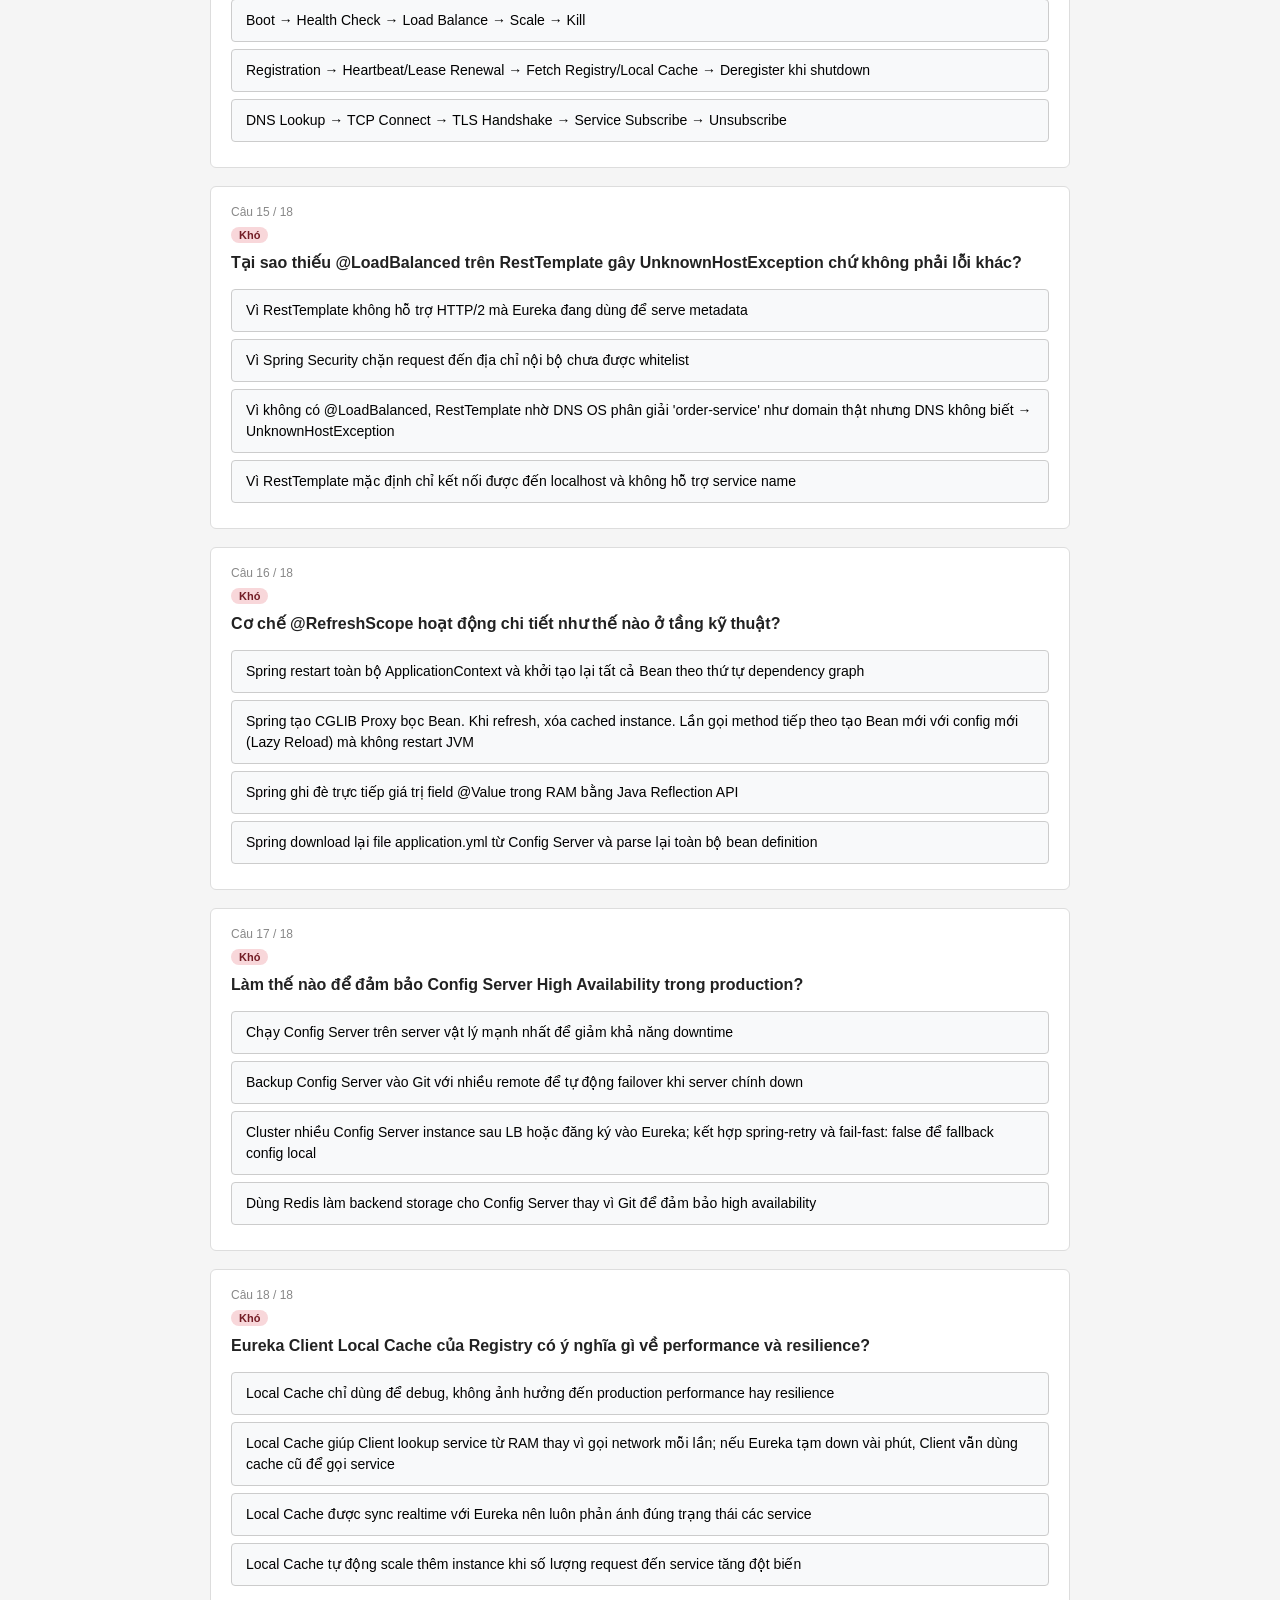
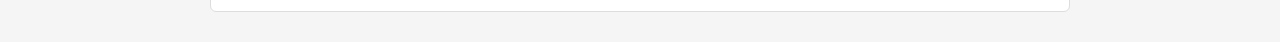
<file: quiz/02_config_discovery.html>
<!DOCTYPE html>
<html lang="vi">
<head>
  <meta charset="UTF-8">
  <meta name="viewport" content="width=device-width, initial-scale=1.0">
  <title>Quiz 02 – Config Server & Service Discovery</title>
  <link rel="stylesheet" href="style.css">
</head>
<body>
  <a class="back-link" href="index.html">← Quay về danh sách chủ đề</a>
  <h1>02. Config Server &amp; Service Discovery (Eureka)</h1>
  <div class="score-box">
    Đúng: <span class="correct" id="score-correct">0</span>
    Sai: <span class="wrong" id="score-wrong">0</span>
    Đã trả lời: <span id="score-answered">0</span> / <span class="total" id="score-total">0</span>
    <button class="btn-reset" onclick="resetQuiz()">🔄 Làm lại</button>
  </div>
  <div id="quiz-container"></div>
  <script>
  window.QUIZ_DATA = [
    {
      level: "Dễ",
      q: "Annotation nào dùng để khai báo một ứng dụng Spring Boot là Config Server?",
      options: ["@EnableConfigClient", "@EnableConfigServer", "@SpringCloudConfig", "@ConfigServerEnabled"],
      answer: 1,
      explanation: "@EnableConfigServer đặt trên Main class để Spring Boot phục vụ config qua HTTP. Client fetch config bằng cách gọi về địa chỉ Config Server."
    },
    {
      level: "Dễ",
      q: "Port mặc định của Spring Cloud Config Server và Eureka Server lần lượt là bao nhiêu?",
      options: ["Config: 8080 / Eureka: 9090", "Config: 8761 / Eureka: 8888", "Config: 8888 / Eureka: 8761", "Config: 9090 / Eureka: 8080"],
      answer: 2,
      explanation: "Config Server mặc định: port 8888. Eureka Server mặc định: port 8761. Dễ nhầm vì đây là 2 giá trị hay swap với nhau."
    },
    {
      level: "Dễ",
      q: "Annotation nào dùng để khai báo một ứng dụng là Eureka Server?",
      options: ["@EnableEurekaClient", "@EnableDiscoveryServer", "@EnableEurekaServer", "@EnableServiceRegistry"],
      answer: 2,
      explanation: "@EnableEurekaServer đặt trên Main class để biến app thành Service Registry (cuốn danh bạ). Client dùng @EnableDiscoveryClient hoặc @EnableEurekaClient để đăng ký vào."
    },
    {
      level: "Dễ",
      q: "Heartbeat interval mặc định của Eureka Client là bao lâu?",
      options: ["10 giây (lease-renewal-interval: 10s)", "30 giây (lease-renewal-interval: 30s)", "60 giây (lease-renewal-interval: 60s)", "90 giây (lease-renewal-interval: 90s)"],
      answer: 1,
      explanation: "Heartbeat mặc định: 30 giây. Sau 90 giây (3 chu kỳ) không nhận heartbeat → Eureka evict instance. Có thể giảm xuống 5-10s cho dev environment."
    },
    {
      level: "Dễ",
      q: "@RefreshScope dùng để làm gì trong Spring Cloud Config?",
      options: [
        "Khởi động lại toàn bộ ứng dụng khi config Git thay đổi để nạp giá trị mới",
        "Cho phép Bean được khởi tạo lại với config mới khi nhận refresh event, không cần restart",
        "Đăng ký Bean vào Service Registry Eureka khi khởi động ứng dụng",
        "Xóa toàn bộ cache Redis khi admin gọi endpoint actuator/refresh"
      ],
      answer: 1,
      explanation: "@RefreshScope tạo CGLIB Proxy. Khi POST /actuator/refresh → Spring xóa cached Bean instance → lần gọi method tiếp theo tạo Bean mới với @Value config mới nhất (Lazy Reload)."
    },
    {
      level: "Dễ",
      q: "Sau bao lâu Eureka Server xóa instance không còn gửi heartbeat?",
      options: [
        "Sau 30 giây (bằng 1 chu kỳ heartbeat interval mặc định)",
        "Sau 60 giây (bằng 2 chu kỳ heartbeat bị lỡ liên tiếp)",
        "Sau 90 giây (bằng 3 chu kỳ heartbeat bị lỡ liên tiếp)",
        "Sau 120 giây (bằng 4 chu kỳ heartbeat bị lỡ liên tiếp)"
      ],
      answer: 2,
      explanation: "Lease Expiration Duration = 90 giây (mặc định). Sau 3 lần bỏ lỡ heartbeat liên tiếp (30s × 3 = 90s) → Eureka thực hiện Eviction, xóa instance khỏi Registry."
    },
    {
      level: "Dễ",
      q: "Tại sao Config Server lưu config trên Git Repo thay vì database hay filesystem?",
      options: [
        "Git có tốc độ đọc nhanh hơn database, phù hợp cho high-throughput configuration loading",
        "Git cung cấp version control, lịch sử thay đổi, khả năng rollback và audit trail",
        "Git cho phép mã hóa tự động toàn bộ config file theo chuẩn AES-256",
        "Database thường bị SPOF còn Git luôn available 24/7 mà không cần HA setup"
      ],
      answer: 1,
      explanation: "Git: (1) Version history – biết ai sửa gì khi nào, (2) Rollback nhanh – git revert, (3) Branch per environment – dev/staging/prod, (4) Audit trail cho compliance/security review."
    },
    {
      level: "Dễ",
      q: "Trong Eureka, register-with-eureka: false trên Eureka Server có tác dụng gì?",
      options: [
        "Eureka Server từ chối tất cả request đăng ký từ client service",
        "Eureka Server không tự đăng ký chính mình vào Registry, tránh lỗi khi chạy standalone",
        "Tắt toàn bộ chức năng discovery cho client trong môi trường development",
        "Eureka Server chỉ cho phép service có trong whitelist đăng ký vào Registry"
      ],
      answer: 1,
      explanation: "Eureka Server là danh bạ, không cần tự ghi tên vào chính nó. Nếu quên set false → server cố tìm Eureka Peer khác → log liên tục ConnectException khi chạy standalone."
    },
    {
      level: "Trung bình",
      q: "Thứ tự ưu tiên config khi có cả 3 file: application.yml, order-service.yml và order-service-dev.yml?",
      options: [
        "application.yml cao nhất vì là file chung cho toàn bộ hệ thống microservice",
        "order-service.yml cao nhất vì đặc thù cho service, ghi đè file chung",
        "order-service-dev.yml cao nhất vì càng cụ thể (profile-specific) càng ưu tiên",
        "Cả 3 file có độ ưu tiên bằng nhau, key trùng sẽ lấy giá trị từ file được load cuối"
      ],
      answer: 2,
      explanation: "Nguyên tắc: càng cụ thể → ưu tiên càng cao. order-service-dev.yml > order-service.yml > application.yml. Profile-specific file luôn ghi đè service file và global file."
    },
    {
      level: "Trung bình",
      q: "Tại sao cần @LoadBalanced khi dùng RestTemplate để gọi service qua Eureka?",
      options: [
        "Để RestTemplate tự động retry 3 lần khi nhận HTTP 5xx từ service đích",
        "Để mã hóa HTTPS tự động khi gọi giữa các service nội bộ trong mạng private",
        "Để RestTemplate phân giải 'http://order-service/...' sang IP:Port thực qua Eureka và cân bằng tải",
        "Để RestTemplate bỏ qua SSL certificate validation trong môi trường development"
      ],
      answer: 2,
      explanation: "Không có @LoadBalanced: RestTemplate gọi 'http://order-service/...' → UnknownHostException (DNS thật không biết 'order-service'). @LoadBalanced gắn Interceptor tra Eureka, rewrite URL sang IP:Port thực."
    },
    {
      level: "Trung bình",
      q: "Client-Side Discovery (Eureka) khác Server-Side Discovery (Kubernetes Service) ở điểm gì cốt lõi nhất?",
      options: [
        "Client-Side Discovery không cần Service Registry, dùng DNS để tìm service",
        "Trong Client-Side, CLIENT tự query Registry và chọn instance; Server-Side thì Load Balancer trung gian làm điều đó",
        "Server-Side Discovery nhanh hơn vì dùng UDP thay vì TCP cho service lookup",
        "Client-Side Discovery chỉ hoạt động với Java, Server-Side hoạt động được với mọi ngôn ngữ"
      ],
      answer: 1,
      explanation: "Client-Side (Eureka): Client → hỏi Registry → chọn instance → gọi thẳng (1 hop, phụ thuộc SDK). Server-Side (K8s Service): Client → LB → LB hỏi Registry → forward (2 hops, ngôn ngữ-agnostic)."
    },
    {
      level: "Trung bình",
      q: "Eureka Self-Preservation Mode kích hoạt khi nào? Mục đích là gì?",
      options: [
        "Khi RAM Eureka Server vượt 80%, nó bắt đầu nén và lưu registry xuống disk để bảo toàn dữ liệu",
        "Khi tỷ lệ heartbeat nhận được dưới 85% trong 15 phút, Eureka ngừng evict để tránh xóa nhầm do network partition",
        "Khi có hơn 100 service đăng ký, Eureka tự bật mode này để giới hạn số lượng registry entry",
        "Khi Eureka Server bị restart, mode này giúp khôi phục registry từ backup file tự động"
      ],
      answer: 1,
      explanation: "Network Partition: service vẫn sống nhưng không gửi được heartbeat lên Eureka. Self-Preservation ngăn Eureka xóa hàng loạt service chỉ vì mạng chập chờn."
    },
    {
      level: "Trung bình",
      q: "Khi Config Server bị down, service đang chạy có bị ảnh hưởng không?",
      options: [
        "Tất cả service crash ngay lập tức vì mất kết nối đến nguồn cung cấp cấu hình",
        "Service hoạt động bình thường (config trong RAM), nhưng service MỚI khởi động sẽ fail startup",
        "Service chậm lại 50% vì phải dùng config local thay vì config từ server",
        "Service tiếp tục chạy nhưng không nhận được request mới từ Load Balancer"
      ],
      answer: 1,
      explanation: "Service đang chạy: config đã load vào Spring Context (RAM) → hoạt động bình thường. Service mới restart/scale-up: cần fetch config lúc bootstrap → Config Server down → Startup Failure."
    },
    {
      level: "Trung bình",
      q: "Quá trình đăng ký Eureka Client từ lúc khởi động đến lúc tắt gồm những giai đoạn nào?",
      options: [
        "Connect → Authenticate → Download Config → Start Processing → Logout",
        "Boot → Health Check → Load Balance → Scale → Kill",
        "Registration → Heartbeat/Lease Renewal → Fetch Registry/Local Cache → Deregister khi shutdown",
        "DNS Lookup → TCP Connect → TLS Handshake → Service Subscribe → Unsubscribe"
      ],
      answer: 2,
      explanation: "4 giai đoạn: (1) POST /eureka/apps/{app} khi start, (2) PUT heartbeat mỗi 30s, (3) GET registry mỗi 30s về Local Cache, (4) DELETE /eureka/apps/{app}/{id} khi graceful shutdown."
    },
    {
      level: "Khó",
      q: "Tại sao thiếu @LoadBalanced trên RestTemplate gây UnknownHostException chứ không phải lỗi khác?",
      options: [
        "Vì RestTemplate không hỗ trợ HTTP/2 mà Eureka đang dùng để serve metadata",
        "Vì Spring Security chặn request đến địa chỉ nội bộ chưa được whitelist",
        "Vì không có @LoadBalanced, RestTemplate nhờ DNS OS phân giải 'order-service' như domain thật nhưng DNS không biết → UnknownHostException",
        "Vì RestTemplate mặc định chỉ kết nối được đến localhost và không hỗ trợ service name"
      ],
      answer: 2,
      explanation: "Không có @LoadBalanced → không có LoadBalancerInterceptor → RestTemplate dùng Java networking stack → OS DNS lookup 'order-service' → DNS trả NXDOMAIN → UnknownHostException."
    },
    {
      level: "Khó",
      q: "Cơ chế @RefreshScope hoạt động chi tiết như thế nào ở tầng kỹ thuật?",
      options: [
        "Spring restart toàn bộ ApplicationContext và khởi tạo lại tất cả Bean theo thứ tự dependency graph",
        "Spring tạo CGLIB Proxy bọc Bean. Khi refresh, xóa cached instance. Lần gọi method tiếp theo tạo Bean mới với config mới (Lazy Reload) mà không restart JVM",
        "Spring ghi đè trực tiếp giá trị field @Value trong RAM bằng Java Reflection API",
        "Spring download lại file application.yml từ Config Server và parse lại toàn bộ bean definition"
      ],
      answer: 1,
      explanation: "Dynamic Proxy (CGLIB): method call → proxy → nếu scope cleared → tạo fresh instance → execute. Scope cleared khi RefreshEvent. JVM không restart, chỉ Bean scope đó được recreate."
    },
    {
      level: "Khó",
      q: "Làm thế nào để đảm bảo Config Server High Availability trong production?",
      options: [
        "Chạy Config Server trên server vật lý mạnh nhất để giảm khả năng downtime",
        "Backup Config Server vào Git với nhiều remote để tự động failover khi server chính down",
        "Cluster nhiều Config Server instance sau LB hoặc đăng ký vào Eureka; kết hợp spring-retry và fail-fast: false để fallback config local",
        "Dùng Redis làm backend storage cho Config Server thay vì Git để đảm bảo high availability"
      ],
      answer: 2,
      explanation: "HA Config Server: (1) Cluster sau LB, (2) Đăng ký vào Eureka (spring.cloud.config.discovery.enabled=true), (3) spring-retry tự retry, (4) fail-fast: false → service dùng config local tạm khi Config Server down."
    },
    {
      level: "Khó",
      q: "Eureka Client Local Cache của Registry có ý nghĩa gì về performance và resilience?",
      options: [
        "Local Cache chỉ dùng để debug, không ảnh hưởng đến production performance hay resilience",
        "Local Cache giúp Client lookup service từ RAM thay vì gọi network mỗi lần; nếu Eureka tạm down vài phút, Client vẫn dùng cache cũ để gọi service",
        "Local Cache được sync realtime với Eureka nên luôn phản ánh đúng trạng thái các service",
        "Local Cache tự động scale thêm instance khi số lượng request đến service tăng đột biến"
      ],
      answer: 1,
      explanation: "Fetch registry mỗi 30s về Local Cache: (1) Performance – không gọi network mỗi lần discover service, (2) Resilience – Eureka tạm down vài phút → client vẫn dùng cache cũ để giao tiếp service khác."
    }
  ];
  </script>
  <script src="quiz-engine.js"></script>
</body>
</html>
</file>
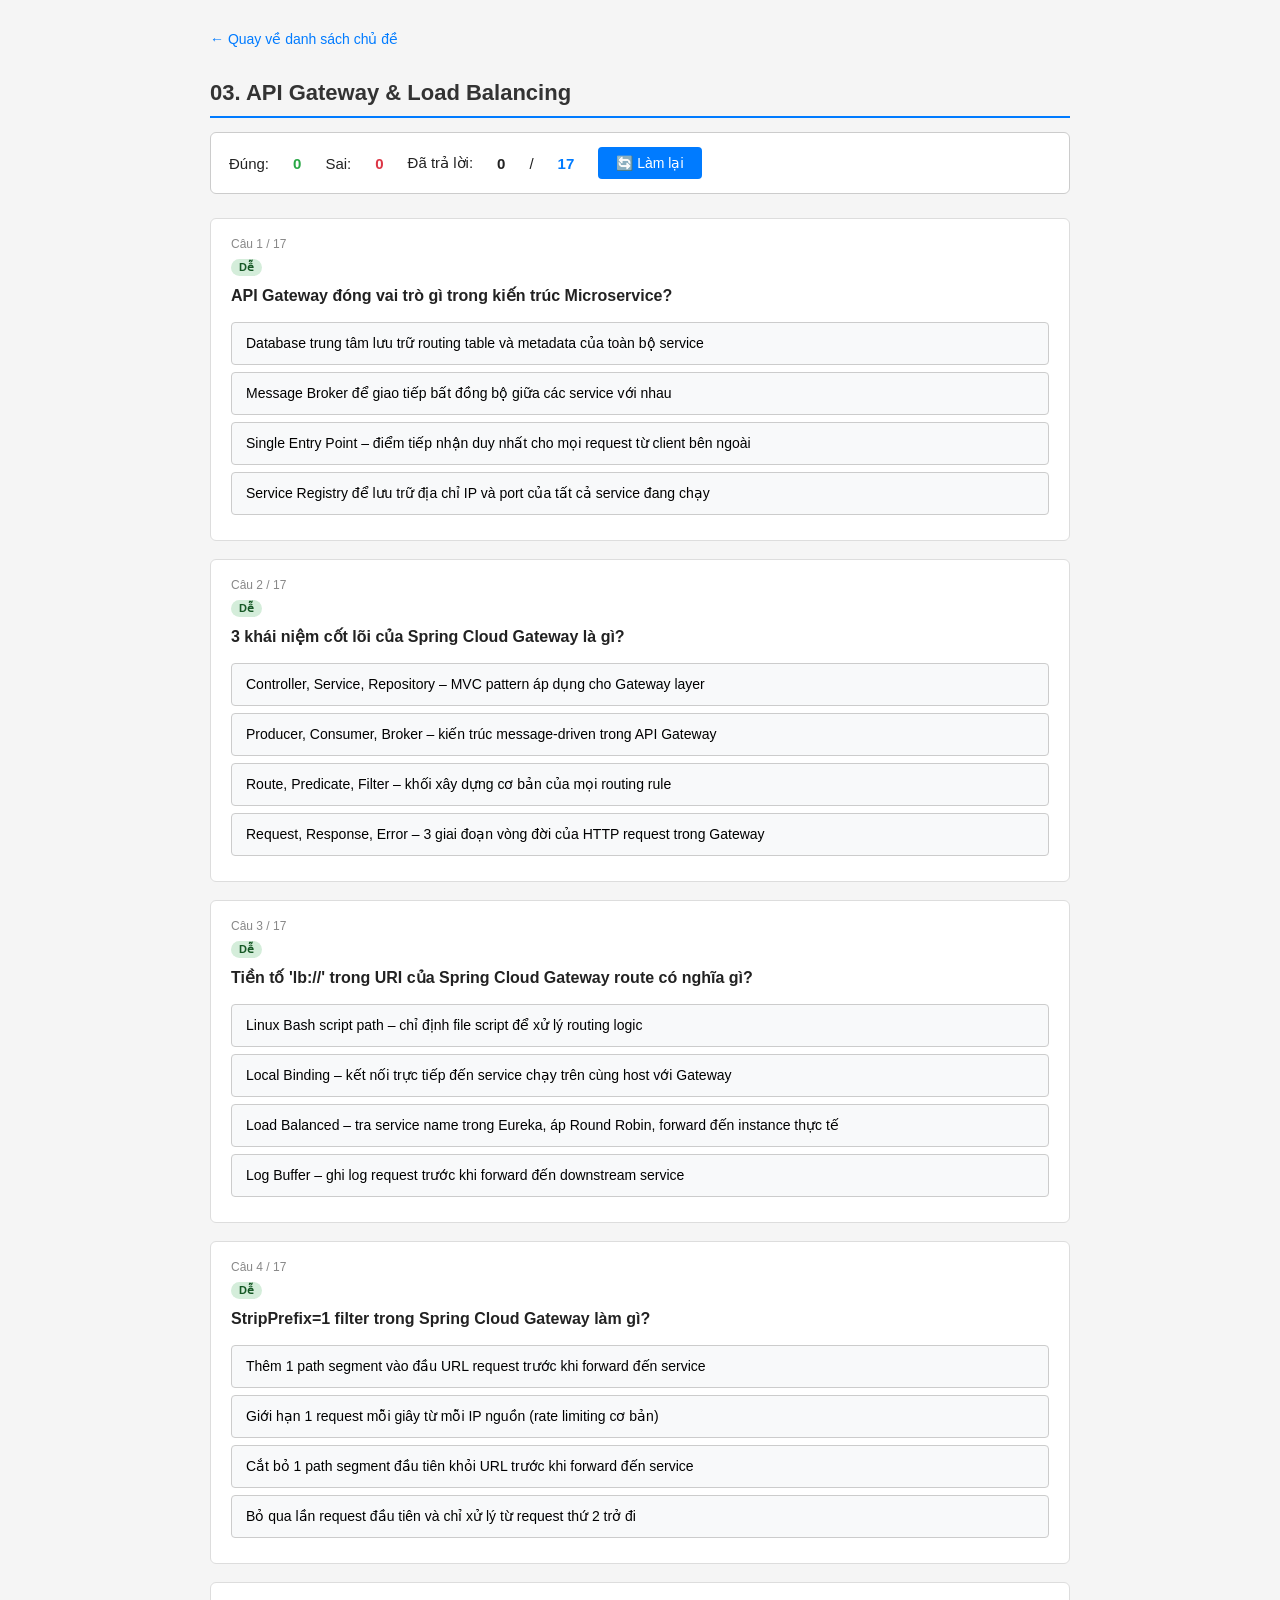
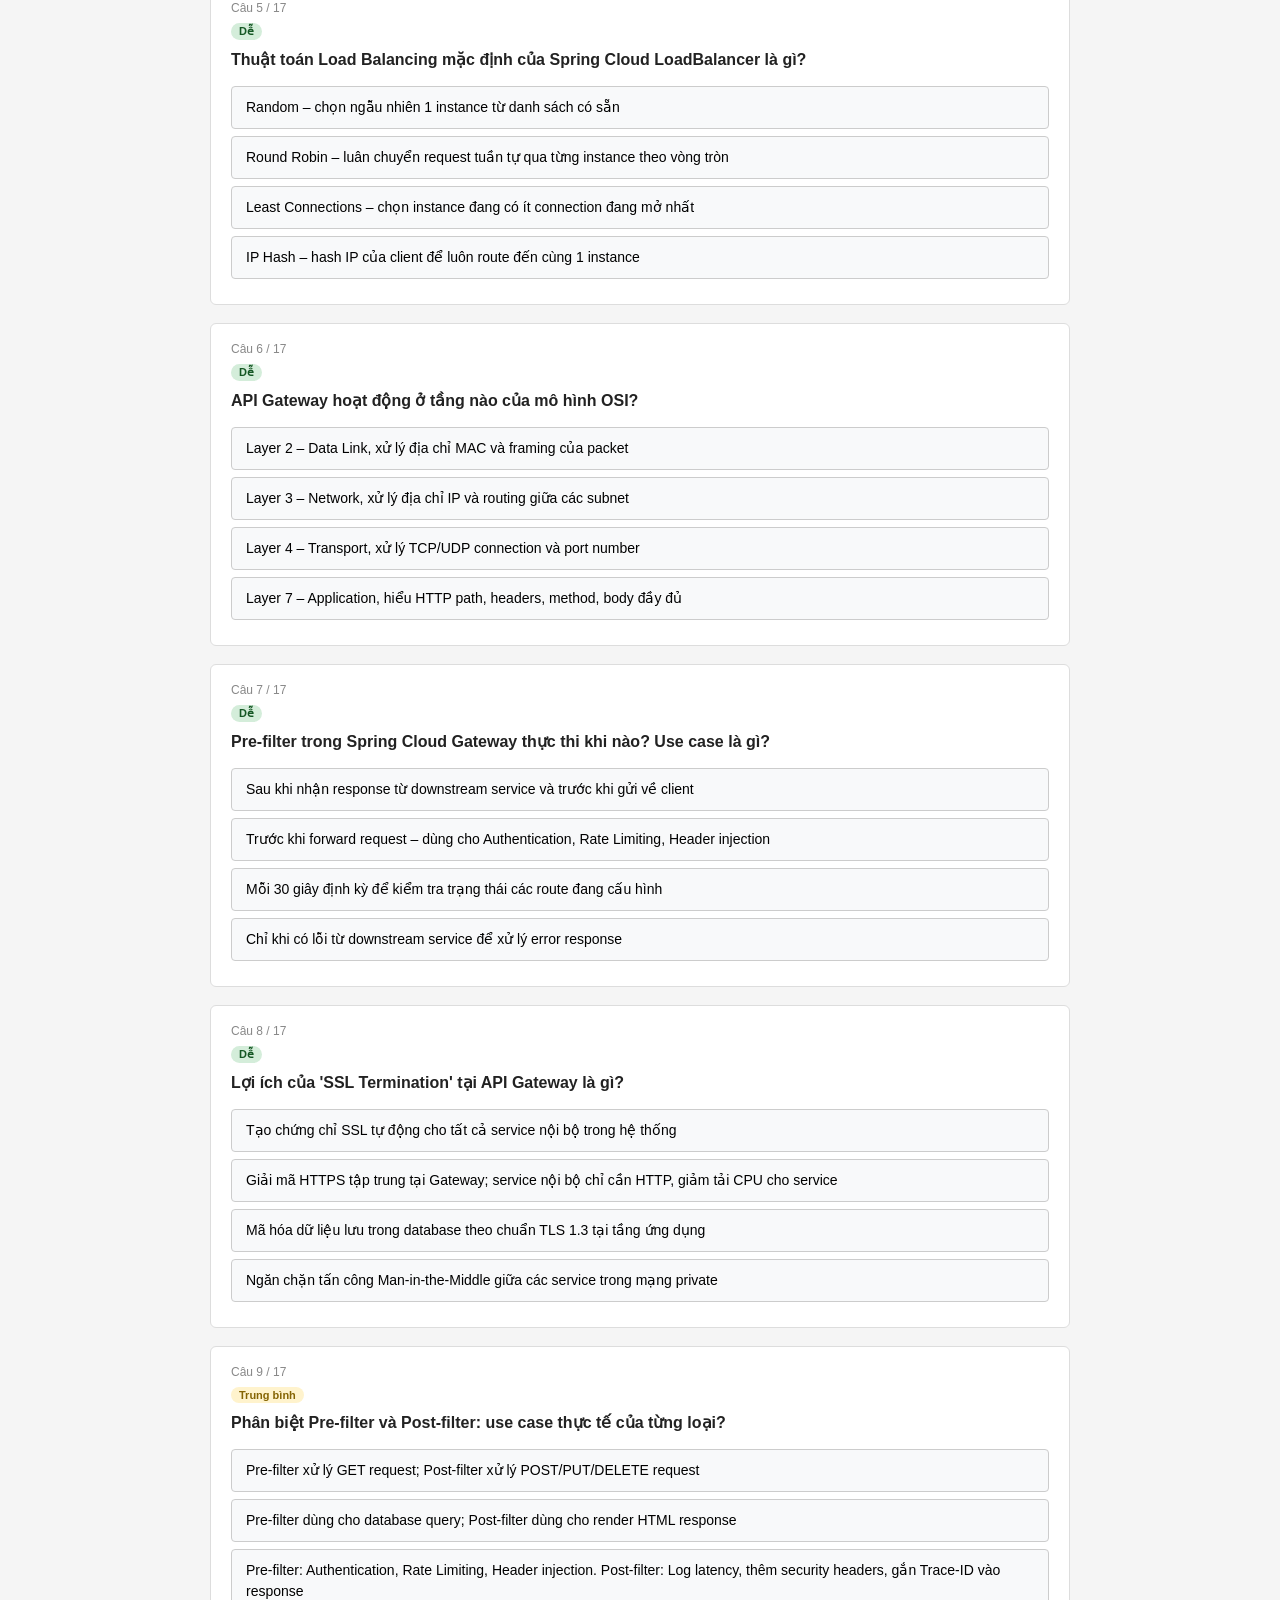
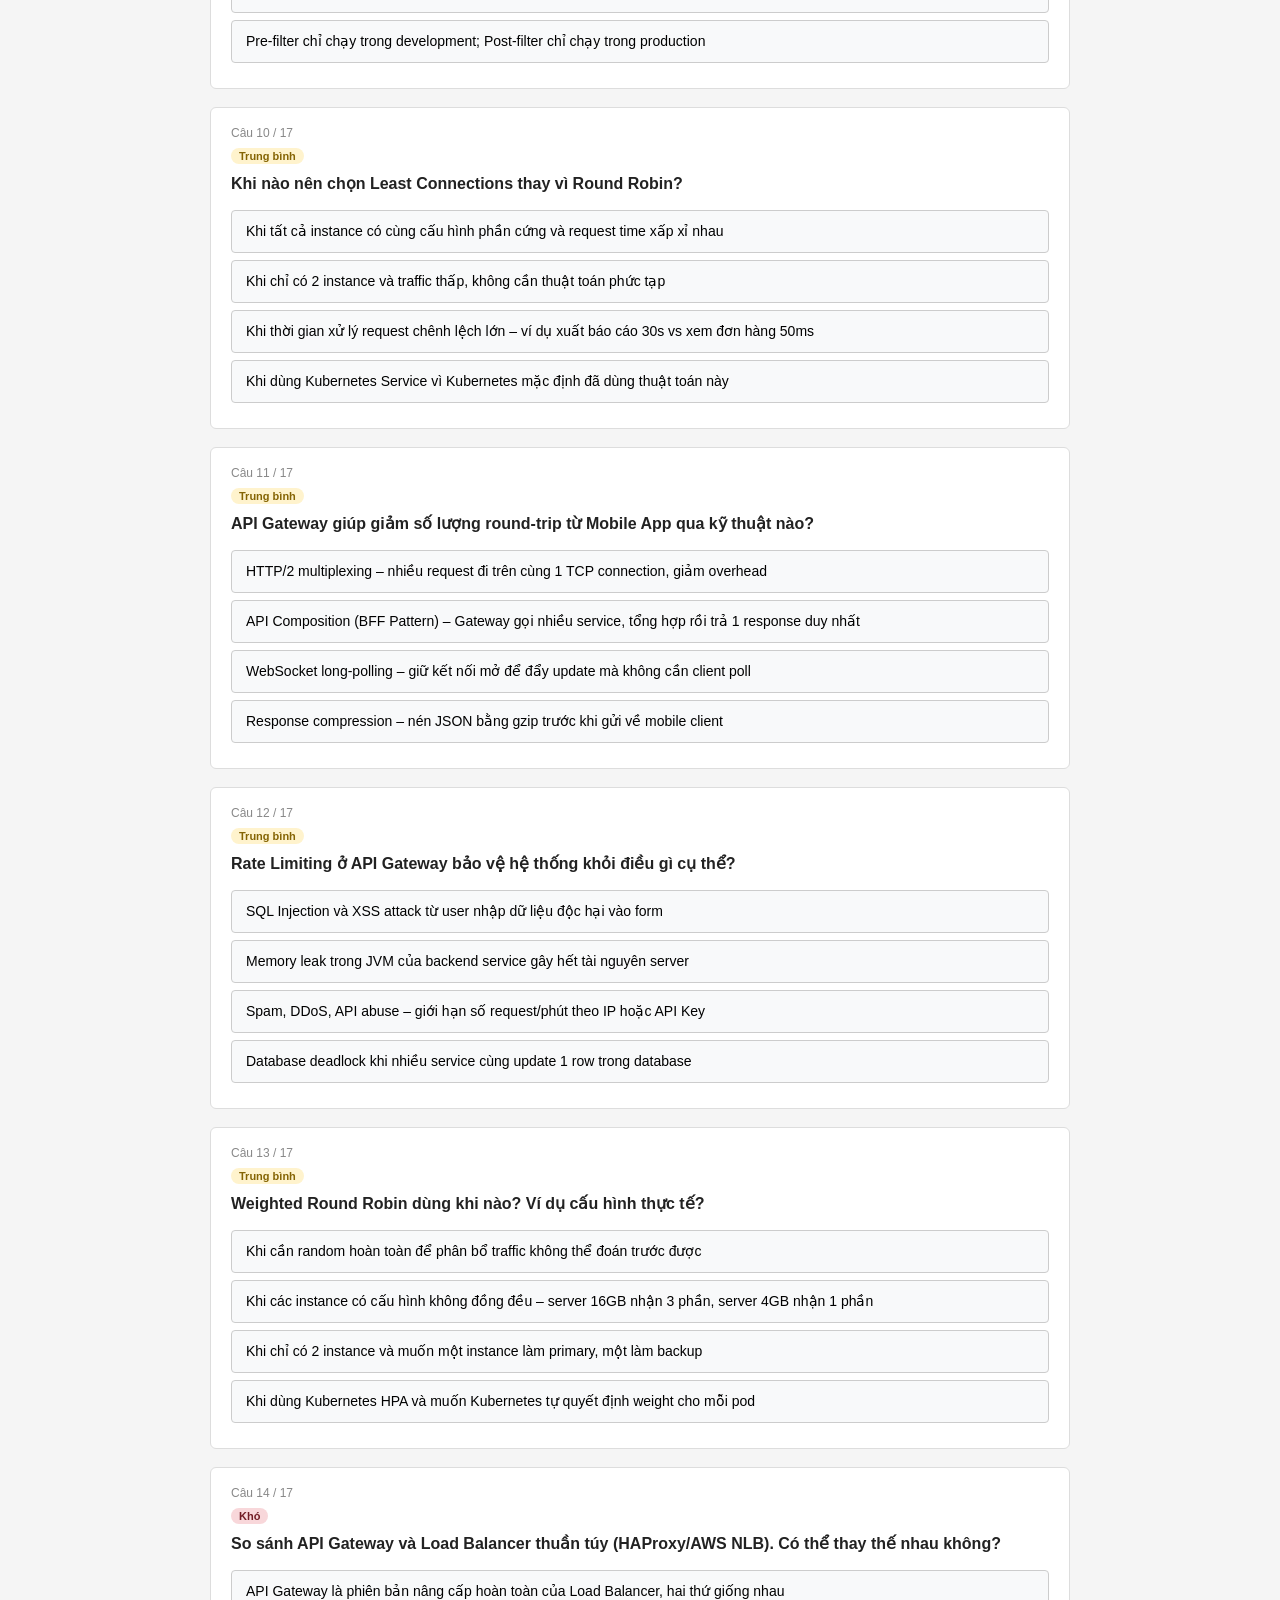
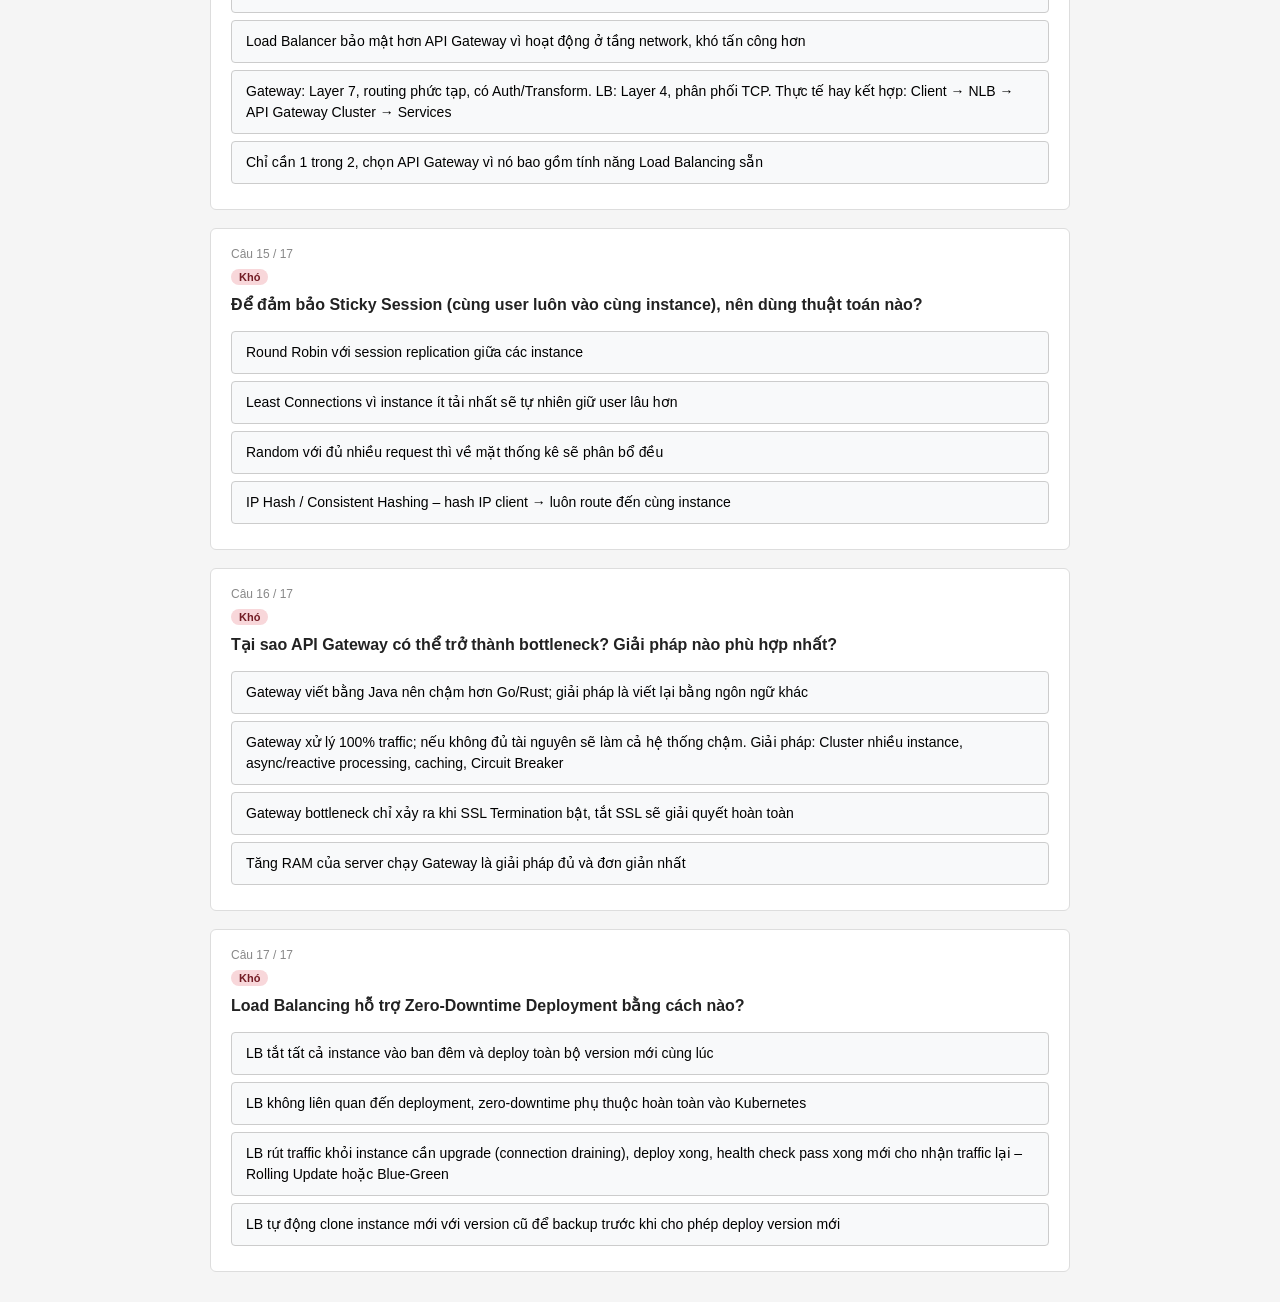
<file: quiz/03_api_gateway_load_balancing.html>
<!DOCTYPE html>
<html lang="vi">
<head>
  <meta charset="UTF-8">
  <meta name="viewport" content="width=device-width, initial-scale=1.0">
  <title>Quiz 03 – API Gateway & Load Balancing</title>
  <link rel="stylesheet" href="style.css">
</head>
<body>
  <a class="back-link" href="index.html">← Quay về danh sách chủ đề</a>
  <h1>03. API Gateway &amp; Load Balancing</h1>
  <div class="score-box">
    Đúng: <span class="correct" id="score-correct">0</span>
    Sai: <span class="wrong" id="score-wrong">0</span>
    Đã trả lời: <span id="score-answered">0</span> / <span class="total" id="score-total">0</span>
    <button class="btn-reset" onclick="resetQuiz()">🔄 Làm lại</button>
  </div>
  <div id="quiz-container"></div>
  <script>
  window.QUIZ_DATA = [
    {
      level: "Dễ",
      q: "API Gateway đóng vai trò gì trong kiến trúc Microservice?",
      options: [
        "Database trung tâm lưu trữ routing table và metadata của toàn bộ service",
        "Message Broker để giao tiếp bất đồng bộ giữa các service với nhau",
        "Single Entry Point – điểm tiếp nhận duy nhất cho mọi request từ client bên ngoài",
        "Service Registry để lưu trữ địa chỉ IP và port của tất cả service đang chạy"
      ],
      answer: 2,
      explanation: "API Gateway = cổng duy nhất client biết đến. Client gọi 1 địa chỉ Gateway, Gateway lo routing đến đúng service phía sau. Giấu toàn bộ topology nội bộ khỏi client."
    },
    {
      level: "Dễ",
      q: "3 khái niệm cốt lõi của Spring Cloud Gateway là gì?",
      options: [
        "Controller, Service, Repository – MVC pattern áp dụng cho Gateway layer",
        "Producer, Consumer, Broker – kiến trúc message-driven trong API Gateway",
        "Route, Predicate, Filter – khối xây dựng cơ bản của mọi routing rule",
        "Request, Response, Error – 3 giai đoạn vòng đời của HTTP request trong Gateway"
      ],
      answer: 2,
      explanation: "Route = ID + URI + Predicates + Filters. Predicate = điều kiện khớp (path, method, header). Filter = can thiệp request/response (pre: trước forward, post: sau forward)."
    },
    {
      level: "Dễ",
      q: "Tiền tố 'lb://' trong URI của Spring Cloud Gateway route có nghĩa gì?",
      options: [
        "Linux Bash script path – chỉ định file script để xử lý routing logic",
        "Local Binding – kết nối trực tiếp đến service chạy trên cùng host với Gateway",
        "Load Balanced – tra service name trong Eureka, áp Round Robin, forward đến instance thực tế",
        "Log Buffer – ghi log request trước khi forward đến downstream service"
      ],
      answer: 2,
      explanation: "lb:// = Load Balanced prefix. Gateway dùng Spring Cloud LoadBalancer tra Eureka → lấy danh sách instance → Round Robin chọn 1 → rewrite URI sang http://IP:Port thực → forward."
    },
    {
      level: "Dễ",
      q: "StripPrefix=1 filter trong Spring Cloud Gateway làm gì?",
      options: [
        "Thêm 1 path segment vào đầu URL request trước khi forward đến service",
        "Giới hạn 1 request mỗi giây từ mỗi IP nguồn (rate limiting cơ bản)",
        "Cắt bỏ 1 path segment đầu tiên khỏi URL trước khi forward đến service",
        "Bỏ qua lần request đầu tiên và chỉ xử lý từ request thứ 2 trở đi"
      ],
      answer: 2,
      explanation: "StripPrefix=1: /api/orders/123 → /orders/123 (bỏ '/api'). Client gọi /api/... nhưng service nội bộ không cần khai báo /api prefix trong @RequestMapping."
    },
    {
      level: "Dễ",
      q: "Thuật toán Load Balancing mặc định của Spring Cloud LoadBalancer là gì?",
      options: [
        "Random – chọn ngẫu nhiên 1 instance từ danh sách có sẵn",
        "Round Robin – luân chuyển request tuần tự qua từng instance theo vòng tròn",
        "Least Connections – chọn instance đang có ít connection đang mở nhất",
        "IP Hash – hash IP của client để luôn route đến cùng 1 instance"
      ],
      answer: 1,
      explanation: "Spring Cloud LoadBalancer mặc định dùng Round Robin: A → B → C → A → ... Có thể custom bằng cách implement ReactorLoadBalancer<ServiceInstance>."
    },
    {
      level: "Dễ",
      q: "API Gateway hoạt động ở tầng nào của mô hình OSI?",
      options: [
        "Layer 2 – Data Link, xử lý địa chỉ MAC và framing của packet",
        "Layer 3 – Network, xử lý địa chỉ IP và routing giữa các subnet",
        "Layer 4 – Transport, xử lý TCP/UDP connection và port number",
        "Layer 7 – Application, hiểu HTTP path, headers, method, body đầy đủ"
      ],
      answer: 3,
      explanation: "Layer 7 (Application): API Gateway đọc và hiểu cấu trúc HTTP – path (/api/orders), headers (Authorization), method (GET/POST), body. Load Balancer thuần túy thường ở Layer 4 (TCP)."
    },
    {
      level: "Dễ",
      q: "Pre-filter trong Spring Cloud Gateway thực thi khi nào? Use case là gì?",
      options: [
        "Sau khi nhận response từ downstream service và trước khi gửi về client",
        "Trước khi forward request – dùng cho Authentication, Rate Limiting, Header injection",
        "Mỗi 30 giây định kỳ để kiểm tra trạng thái các route đang cấu hình",
        "Chỉ khi có lỗi từ downstream service để xử lý error response"
      ],
      answer: 1,
      explanation: "Pre-filter chạy TRƯỚC khi forward. Use case: (1) Check JWT token (nếu invalid → trả 401 ngay), (2) Rate Limit (nếu vượt quota → 429), (3) Inject X-User-Id header từ token đã decode."
    },
    {
      level: "Dễ",
      q: "Lợi ích của 'SSL Termination' tại API Gateway là gì?",
      options: [
        "Tạo chứng chỉ SSL tự động cho tất cả service nội bộ trong hệ thống",
        "Giải mã HTTPS tập trung tại Gateway; service nội bộ chỉ cần HTTP, giảm tải CPU cho service",
        "Mã hóa dữ liệu lưu trong database theo chuẩn TLS 1.3 tại tầng ứng dụng",
        "Ngăn chặn tấn công Man-in-the-Middle giữa các service trong mạng private"
      ],
      answer: 1,
      explanation: "SSL Termination: Client → HTTPS → Gateway (decrypt) → HTTP → Services nội bộ. Service không phải TLS handshake (tốn CPU). Chứng chỉ quản lý tập trung tại 1 nơi."
    },
    {
      level: "Trung bình",
      q: "Phân biệt Pre-filter và Post-filter: use case thực tế của từng loại?",
      options: [
        "Pre-filter xử lý GET request; Post-filter xử lý POST/PUT/DELETE request",
        "Pre-filter dùng cho database query; Post-filter dùng cho render HTML response",
        "Pre-filter: Authentication, Rate Limiting, Header injection. Post-filter: Log latency, thêm security headers, gắn Trace-ID vào response",
        "Pre-filter chỉ chạy trong development; Post-filter chỉ chạy trong production"
      ],
      answer: 2,
      explanation: "Pre-filter (trước forward): JWT check, rate limit, gắn X-User-Id từ decoded token. Post-filter (sau nhận response): đo latency (endTime-startTime), log status code, thêm CORS/security headers."
    },
    {
      level: "Trung bình",
      q: "Khi nào nên chọn Least Connections thay vì Round Robin?",
      options: [
        "Khi tất cả instance có cùng cấu hình phần cứng và request time xấp xỉ nhau",
        "Khi chỉ có 2 instance và traffic thấp, không cần thuật toán phức tạp",
        "Khi thời gian xử lý request chênh lệch lớn – ví dụ xuất báo cáo 30s vs xem đơn hàng 50ms",
        "Khi dùng Kubernetes Service vì Kubernetes mặc định đã dùng thuật toán này"
      ],
      answer: 2,
      explanation: "Least Connections chọn instance ít active connections nhất. Phù hợp khi request time khác nhau lớn: xuất PDF/Excel (30s), WebSocket, Video Streaming. Round Robin phân đều tốt hơn khi request time đồng đều."
    },
    {
      level: "Trung bình",
      q: "API Gateway giúp giảm số lượng round-trip từ Mobile App qua kỹ thuật nào?",
      options: [
        "HTTP/2 multiplexing – nhiều request đi trên cùng 1 TCP connection, giảm overhead",
        "API Composition (BFF Pattern) – Gateway gọi nhiều service, tổng hợp rồi trả 1 response duy nhất",
        "WebSocket long-polling – giữ kết nối mở để đẩy update mà không cần client poll",
        "Response compression – nén JSON bằng gzip trước khi gửi về mobile client"
      ],
      answer: 1,
      explanation: "BFF (Backend For Frontend): Mobile cần data từ User + Order + Product. Nếu gọi trực tiếp: 3 round-trips (chậm trên mạng 4G). Gateway aggregate: 1 round-trip, Gateway xử lý nội bộ 3 calls song song."
    },
    {
      level: "Trung bình",
      q: "Rate Limiting ở API Gateway bảo vệ hệ thống khỏi điều gì cụ thể?",
      options: [
        "SQL Injection và XSS attack từ user nhập dữ liệu độc hại vào form",
        "Memory leak trong JVM của backend service gây hết tài nguyên server",
        "Spam, DDoS, API abuse – giới hạn số request/phút theo IP hoặc API Key",
        "Database deadlock khi nhiều service cùng update 1 row trong database"
      ],
      answer: 2,
      explanation: "Rate Limiting: ví dụ 100 req/phút/IP. Vượt → 429 Too Many Requests. Bảo vệ khỏi: brute-force auth, credential stuffing, DDoS volumetric, API scraping, bot abuse."
    },
    {
      level: "Trung bình",
      q: "Weighted Round Robin dùng khi nào? Ví dụ cấu hình thực tế?",
      options: [
        "Khi cần random hoàn toàn để phân bổ traffic không thể đoán trước được",
        "Khi các instance có cấu hình không đồng đều – server 16GB nhận 3 phần, server 4GB nhận 1 phần",
        "Khi chỉ có 2 instance và muốn một instance làm primary, một làm backup",
        "Khi dùng Kubernetes HPA và muốn Kubernetes tự quyết định weight cho mỗi pod"
      ],
      answer: 1,
      explanation: "Weighted Round Robin: gán weight theo capacity. Ví dụ: Server A (16GB) weight=3 nhận 50%, Server B (8GB) weight=2 nhận 33%, Server C (4GB) weight=1 nhận 17% traffic."
    },
    {
      level: "Khó",
      q: "So sánh API Gateway và Load Balancer thuần túy (HAProxy/AWS NLB). Có thể thay thế nhau không?",
      options: [
        "API Gateway là phiên bản nâng cấp hoàn toàn của Load Balancer, hai thứ giống nhau",
        "Load Balancer bảo mật hơn API Gateway vì hoạt động ở tầng network, khó tấn công hơn",
        "Gateway: Layer 7, routing phức tạp, có Auth/Transform. LB: Layer 4, phân phối TCP. Thực tế hay kết hợp: Client → NLB → API Gateway Cluster → Services",
        "Chỉ cần 1 trong 2, chọn API Gateway vì nó bao gồm tính năng Load Balancing sẵn"
      ],
      answer: 2,
      explanation: "Không thay thế nhau – bổ sung nhau. LB: phân phối traffic vào cụm Gateway (L4, nhanh, ổn định). Gateway: xử lý business logic routing, auth, rate limit (L7, thông minh). Kết hợp = tối ưu."
    },
    {
      level: "Khó",
      q: "Để đảm bảo Sticky Session (cùng user luôn vào cùng instance), nên dùng thuật toán nào?",
      options: [
        "Round Robin với session replication giữa các instance",
        "Least Connections vì instance ít tải nhất sẽ tự nhiên giữ user lâu hơn",
        "Random với đủ nhiều request thì về mặt thống kê sẽ phân bổ đều",
        "IP Hash / Consistent Hashing – hash IP client → luôn route đến cùng instance"
      ],
      answer: 3,
      explanation: "IP Hash: hash(clientIP) % numInstances = index. Cùng IP → cùng index → cùng instance. Dùng cho stateful session, WebSocket, Local Cache per instance. Consistent Hashing thêm khả năng min-disruption khi thêm/xóa node."
    },
    {
      level: "Khó",
      q: "Tại sao API Gateway có thể trở thành bottleneck? Giải pháp nào phù hợp nhất?",
      options: [
        "Gateway viết bằng Java nên chậm hơn Go/Rust; giải pháp là viết lại bằng ngôn ngữ khác",
        "Gateway xử lý 100% traffic; nếu không đủ tài nguyên sẽ làm cả hệ thống chậm. Giải pháp: Cluster nhiều instance, async/reactive processing, caching, Circuit Breaker",
        "Gateway bottleneck chỉ xảy ra khi SSL Termination bật, tắt SSL sẽ giải quyết hoàn toàn",
        "Tăng RAM của server chạy Gateway là giải pháp đủ và đơn giản nhất"
      ],
      answer: 1,
      explanation: "Gateway nhận 100% traffic → phải scale. Giải pháp: (1) Horizontal scaling nhiều Gateway instance sau LB, (2) Reactive (Spring Cloud Gateway dùng Netty non-blocking), (3) Cache response phổ biến, (4) Circuit Breaker chống chờ lâu."
    },
    {
      level: "Khó",
      q: "Load Balancing hỗ trợ Zero-Downtime Deployment bằng cách nào?",
      options: [
        "LB tắt tất cả instance vào ban đêm và deploy toàn bộ version mới cùng lúc",
        "LB không liên quan đến deployment, zero-downtime phụ thuộc hoàn toàn vào Kubernetes",
        "LB rút traffic khỏi instance cần upgrade (connection draining), deploy xong, health check pass xong mới cho nhận traffic lại – Rolling Update hoặc Blue-Green",
        "LB tự động clone instance mới với version cũ để backup trước khi cho phép deploy version mới"
      ],
      answer: 2,
      explanation: "Rolling Update: LB rút 1 instance → deploy mới → health check OK → đưa vào pool → lặp. Blue-Green: chuẩn bị cụm mới (green) → switch traffic từ cụm cũ (blue) ngay lập tức → zero downtime."
    }
  ];
  </script>
  <script src="quiz-engine.js"></script>
</body>
</html>
</file>
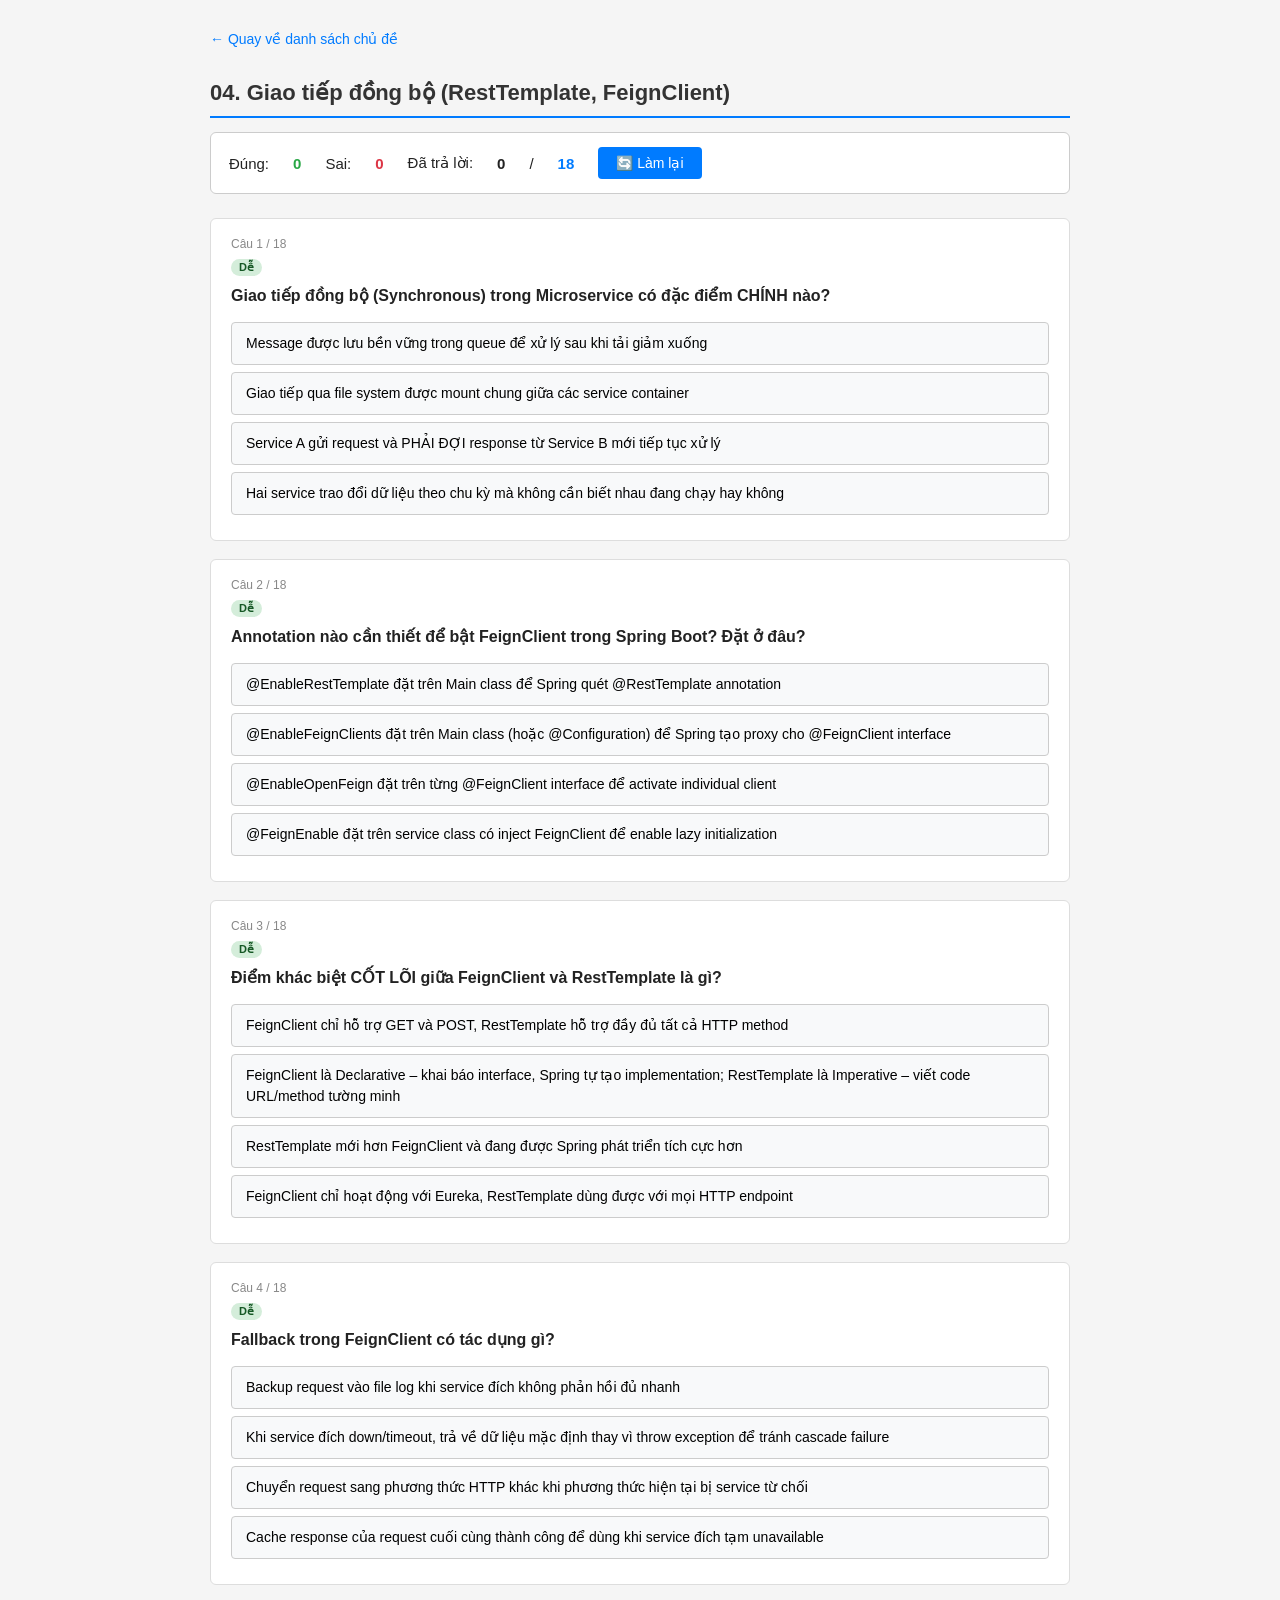
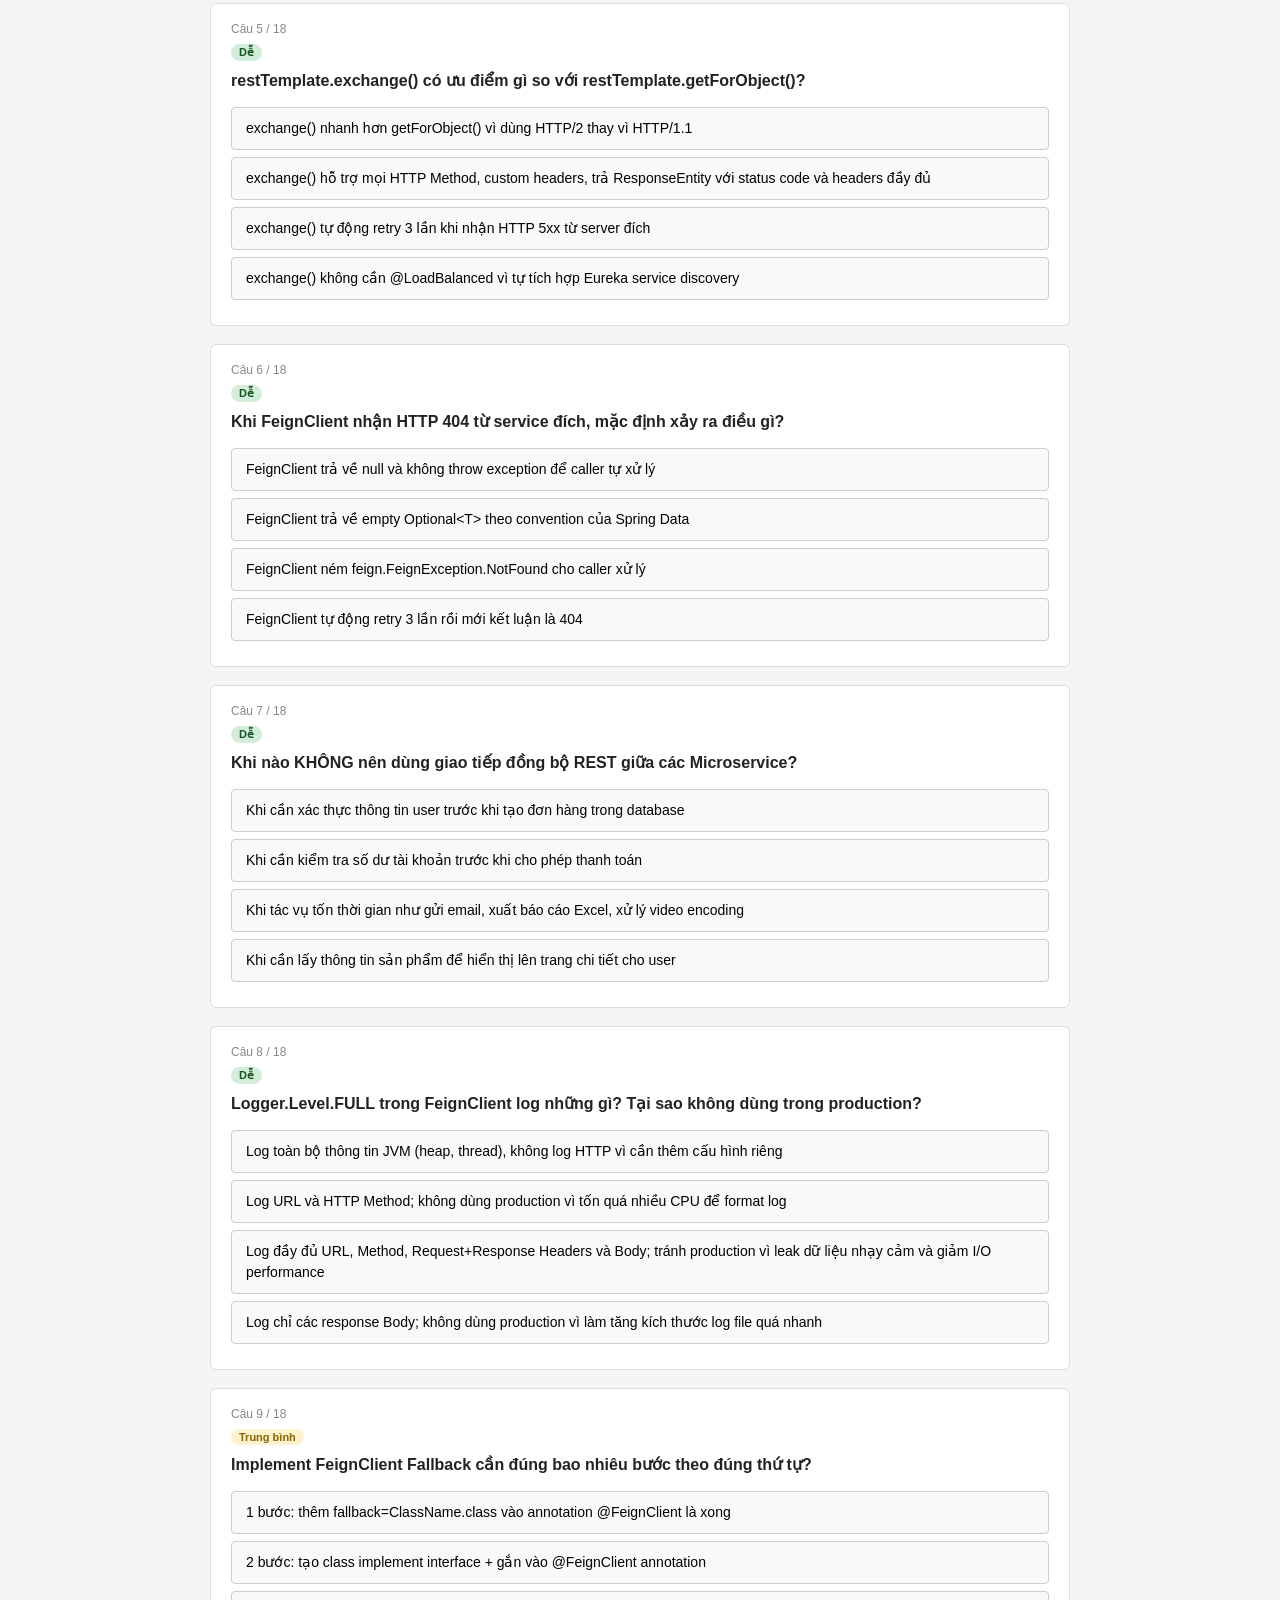
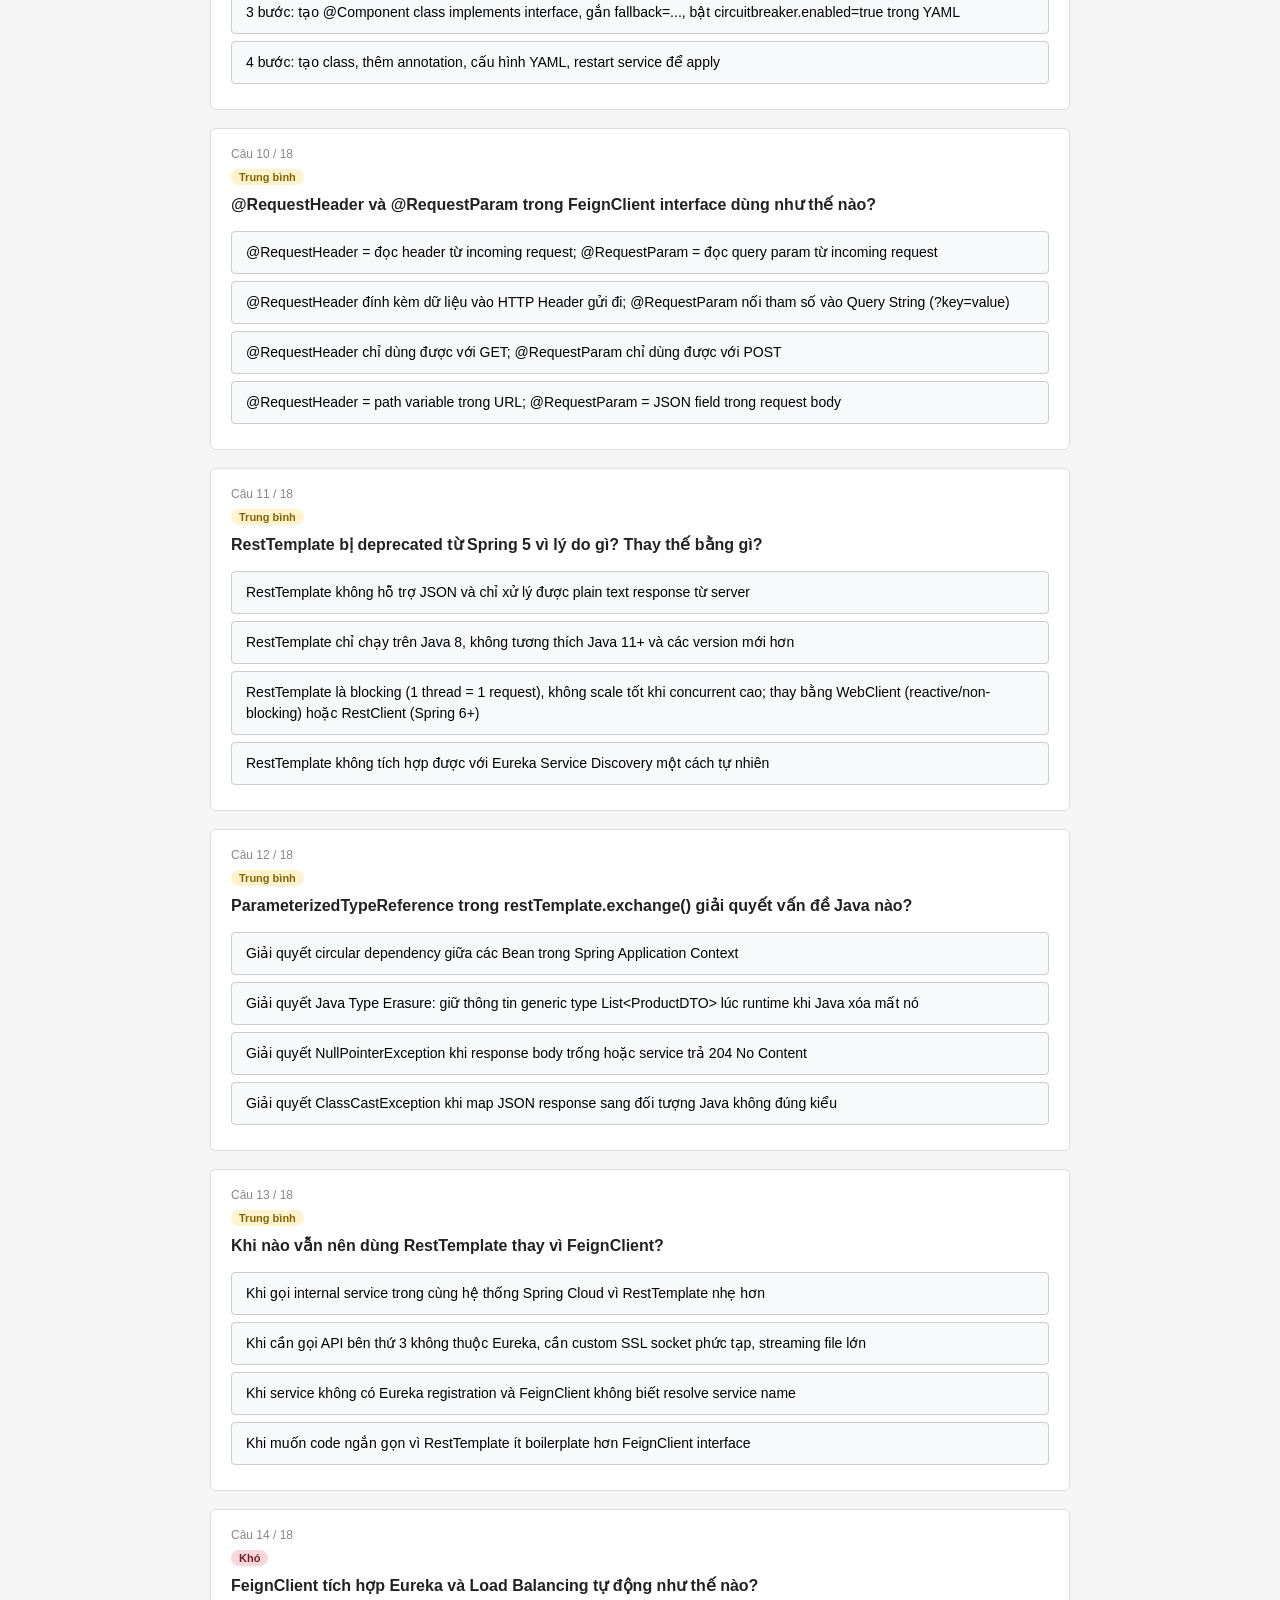
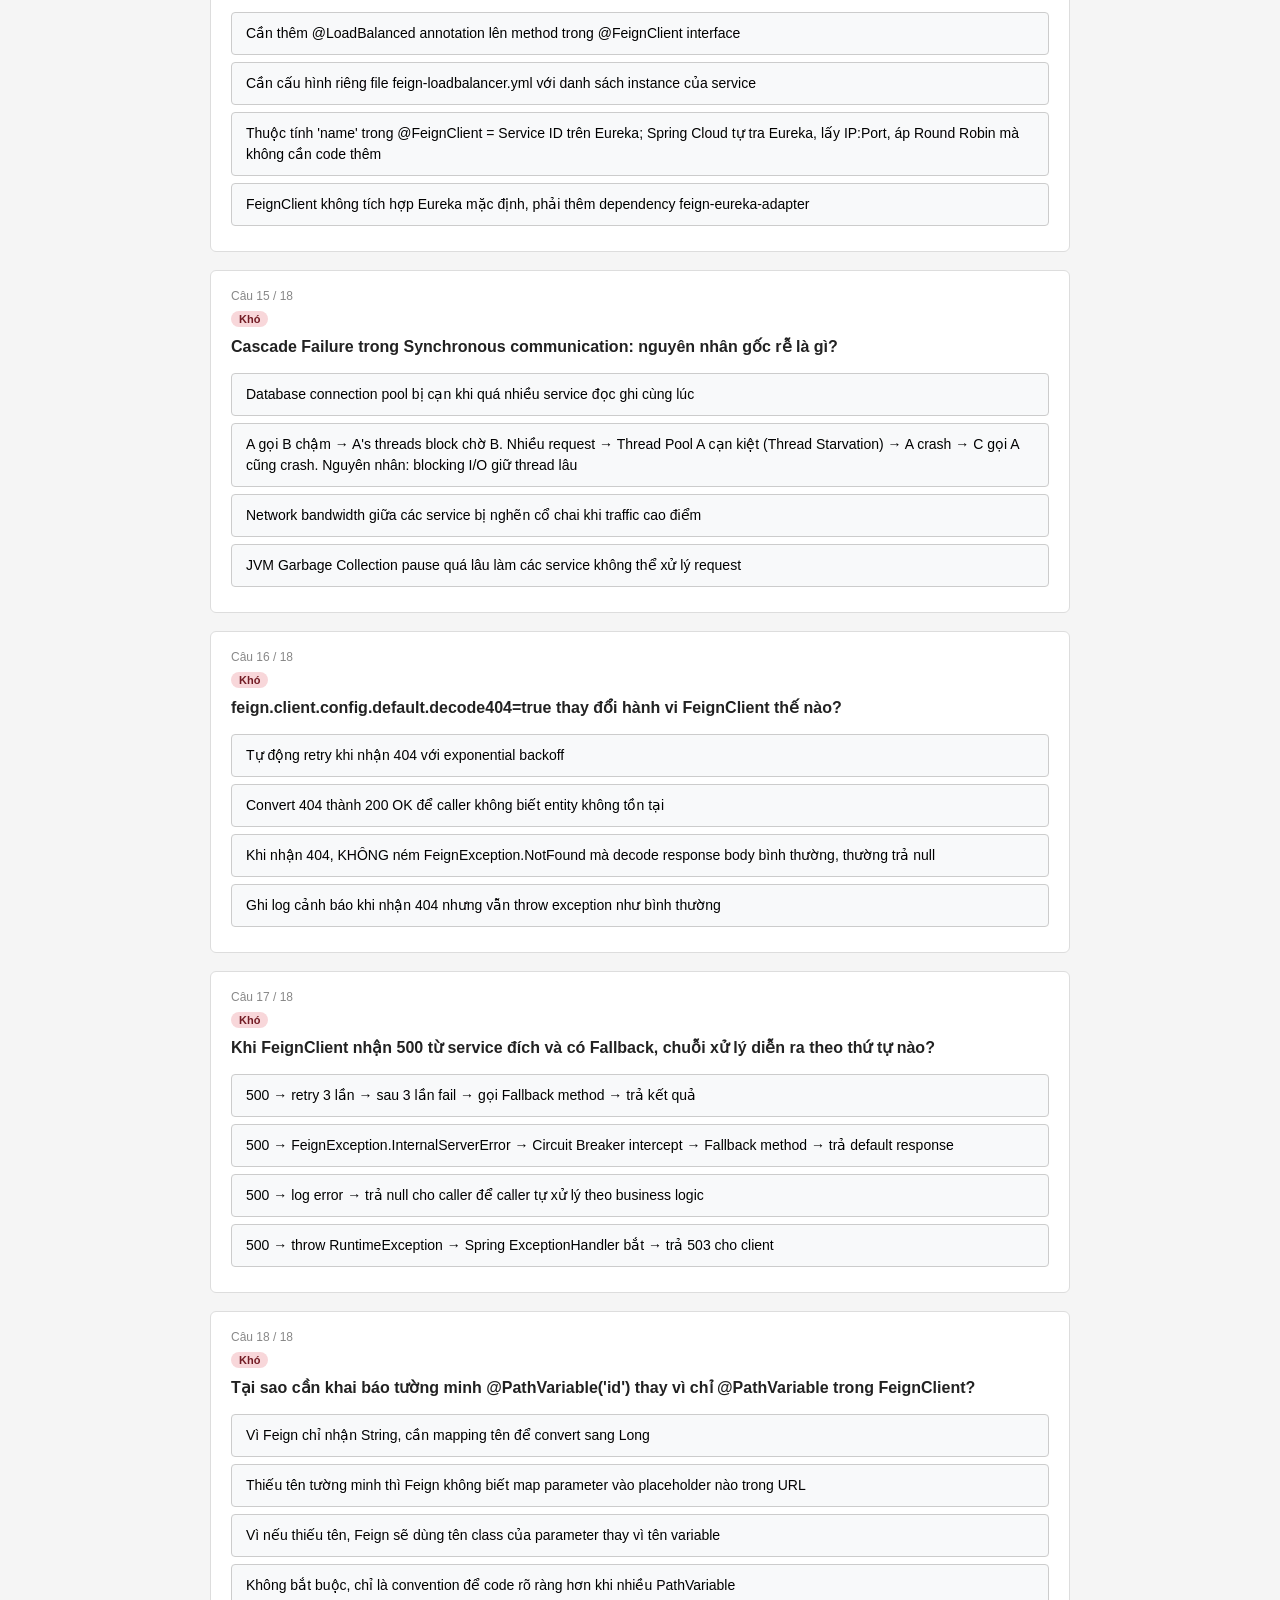
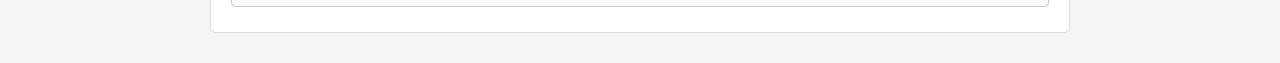
<file: quiz/04_sync_communication.html>
<!DOCTYPE html>
<html lang="vi">
<head>
  <meta charset="UTF-8">
  <meta name="viewport" content="width=device-width, initial-scale=1.0">
  <title>Quiz 04 – Giao tiếp đồng bộ</title>
  <link rel="stylesheet" href="style.css">
</head>
<body>
  <a class="back-link" href="index.html">← Quay về danh sách chủ đề</a>
  <h1>04. Giao tiếp đồng bộ (RestTemplate, FeignClient)</h1>
  <div class="score-box">
    Đúng: <span class="correct" id="score-correct">0</span>
    Sai: <span class="wrong" id="score-wrong">0</span>
    Đã trả lời: <span id="score-answered">0</span> / <span class="total" id="score-total">0</span>
    <button class="btn-reset" onclick="resetQuiz()">🔄 Làm lại</button>
  </div>
  <div id="quiz-container"></div>
  <script>
  window.QUIZ_DATA = [
    {
      level: "Dễ",
      q: "Giao tiếp đồng bộ (Synchronous) trong Microservice có đặc điểm CHÍNH nào?",
      options: [
        "Message được lưu bền vững trong queue để xử lý sau khi tải giảm xuống",
        "Giao tiếp qua file system được mount chung giữa các service container",
        "Service A gửi request và PHẢI ĐỢI response từ Service B mới tiếp tục xử lý",
        "Hai service trao đổi dữ liệu theo chu kỳ mà không cần biết nhau đang chạy hay không"
      ],
      answer: 2,
      explanation: "Synchronous = Request/Response blocking. Service A block thread chờ Service B. Tight coupling về thời gian – cả 2 phải UP cùng lúc. Nếu B chậm → A bị block → nguy cơ Thread Starvation."
    },
    {
      level: "Dễ",
      q: "Annotation nào cần thiết để bật FeignClient trong Spring Boot? Đặt ở đâu?",
      options: [
        "@EnableRestTemplate đặt trên Main class để Spring quét @RestTemplate annotation",
        "@EnableFeignClients đặt trên Main class (hoặc @Configuration) để Spring tạo proxy cho @FeignClient interface",
        "@EnableOpenFeign đặt trên từng @FeignClient interface để activate individual client",
        "@FeignEnable đặt trên service class có inject FeignClient để enable lazy initialization"
      ],
      answer: 1,
      explanation: "@EnableFeignClients trên Main class: Spring quét classpath tìm @FeignClient interface → tạo proxy implementation. Có thể chỉ định basePackages nếu interface nằm ngoài package chính."
    },
    {
      level: "Dễ",
      q: "Điểm khác biệt CỐT LÕI giữa FeignClient và RestTemplate là gì?",
      options: [
        "FeignClient chỉ hỗ trợ GET và POST, RestTemplate hỗ trợ đầy đủ tất cả HTTP method",
        "FeignClient là Declarative – khai báo interface, Spring tự tạo implementation; RestTemplate là Imperative – viết code URL/method tường minh",
        "RestTemplate mới hơn FeignClient và đang được Spring phát triển tích cực hơn",
        "FeignClient chỉ hoạt động với Eureka, RestTemplate dùng được với mọi HTTP endpoint"
      ],
      answer: 1,
      explanation: "FeignClient: định nghĩa interface với @GetMapping/@PostMapping → Spring tạo dynamic proxy implementation. RestTemplate: phải build URL string, set HttpEntity, gọi exchange()/getForObject() thủ công."
    },
    {
      level: "Dễ",
      q: "Fallback trong FeignClient có tác dụng gì?",
      options: [
        "Backup request vào file log khi service đích không phản hồi đủ nhanh",
        "Khi service đích down/timeout, trả về dữ liệu mặc định thay vì throw exception để tránh cascade failure",
        "Chuyển request sang phương thức HTTP khác khi phương thức hiện tại bị service từ chối",
        "Cache response của request cuối cùng thành công để dùng khi service đích tạm unavailable"
      ],
      answer: 1,
      explanation: "Fallback = Graceful Degradation. UserService down → Fallback trả UserDTO(name='Unknown') → OrderService vẫn hoạt động bình thường. Tránh exception propagate lên làm OrderService cũng crash."
    },
    {
      level: "Dễ",
      q: "restTemplate.exchange() có ưu điểm gì so với restTemplate.getForObject()?",
      options: [
        "exchange() nhanh hơn getForObject() vì dùng HTTP/2 thay vì HTTP/1.1",
        "exchange() hỗ trợ mọi HTTP Method, custom headers, trả ResponseEntity với status code và headers đầy đủ",
        "exchange() tự động retry 3 lần khi nhận HTTP 5xx từ server đích",
        "exchange() không cần @LoadBalanced vì tự tích hợp Eureka service discovery"
      ],
      answer: 1,
      explanation: "exchange() = full HTTP control: (1) Mọi method (GET/POST/PUT/DELETE/PATCH), (2) Custom HttpHeaders (Authorization, X-Trace-Id), (3) ResponseEntity<T> có statusCode + headers, (4) ParameterizedTypeReference cho generic List<T>."
    },
    {
      level: "Dễ",
      q: "Khi FeignClient nhận HTTP 404 từ service đích, mặc định xảy ra điều gì?",
      options: [
        "FeignClient trả về null và không throw exception để caller tự xử lý",
        "FeignClient trả về empty Optional<T> theo convention của Spring Data",
        "FeignClient ném feign.FeignException.NotFound cho caller xử lý",
        "FeignClient tự động retry 3 lần rồi mới kết luận là 404"
      ],
      answer: 2,
      explanation: "ErrorDecoder.Default: 4xx → FeignException subclass. 400→BadRequest, 404→NotFound, 500→InternalServerError. Custom bằng cách implement ErrorDecoder hoặc bật decode404=true."
    },
    {
      level: "Dễ",
      q: "Khi nào KHÔNG nên dùng giao tiếp đồng bộ REST giữa các Microservice?",
      options: [
        "Khi cần xác thực thông tin user trước khi tạo đơn hàng trong database",
        "Khi cần kiểm tra số dư tài khoản trước khi cho phép thanh toán",
        "Khi tác vụ tốn thời gian như gửi email, xuất báo cáo Excel, xử lý video encoding",
        "Khi cần lấy thông tin sản phẩm để hiển thị lên trang chi tiết cho user"
      ],
      answer: 2,
      explanation: "Tác vụ long-running (gửi email 2s, xuất PDF 30s) nên dùng Async (Kafka): gọi xong trả 202 Accepted ngay, service khác xử lý background. REST sync phù hợp khi cần kết quả ngay để tiếp tục flow."
    },
    {
      level: "Dễ",
      q: "Logger.Level.FULL trong FeignClient log những gì? Tại sao không dùng trong production?",
      options: [
        "Log toàn bộ thông tin JVM (heap, thread), không log HTTP vì cần thêm cấu hình riêng",
        "Log URL và HTTP Method; không dùng production vì tốn quá nhiều CPU để format log",
        "Log đầy đủ URL, Method, Request+Response Headers và Body; tránh production vì leak dữ liệu nhạy cảm và giảm I/O performance",
        "Log chỉ các response Body; không dùng production vì làm tăng kích thước log file quá nhanh"
      ],
      answer: 2,
      explanation: "FULL = toàn bộ cả 2 chiều. Nguy cơ production: token JWT, số thẻ tín dụng, mật khẩu có thể xuất hiện trong log file. Ngoài ra, log I/O heavy làm tăng latency đáng kể."
    },
    {
      level: "Trung bình",
      q: "Implement FeignClient Fallback cần đúng bao nhiêu bước theo đúng thứ tự?",
      options: [
        "1 bước: thêm fallback=ClassName.class vào annotation @FeignClient là xong",
        "2 bước: tạo class implement interface + gắn vào @FeignClient annotation",
        "3 bước: tạo @Component class implements interface, gắn fallback=..., bật circuitbreaker.enabled=true trong YAML",
        "4 bước: tạo class, thêm annotation, cấu hình YAML, restart service để apply"
      ],
      answer: 2,
      explanation: "3 bước bắt buộc: (1) @Component class implements UserServiceClient với default values, (2) @FeignClient(fallback=UserClientFallback.class), (3) YAML: spring.cloud.openfeign.circuitbreaker.enabled=true. Thiếu bất kỳ bước nào → fallback không hoạt động."
    },
    {
      level: "Trung bình",
      q: "@RequestHeader và @RequestParam trong FeignClient interface dùng như thế nào?",
      options: [
        "@RequestHeader = đọc header từ incoming request; @RequestParam = đọc query param từ incoming request",
        "@RequestHeader đính kèm dữ liệu vào HTTP Header gửi đi; @RequestParam nối tham số vào Query String (?key=value)",
        "@RequestHeader chỉ dùng được với GET; @RequestParam chỉ dùng được với POST",
        "@RequestHeader = path variable trong URL; @RequestParam = JSON field trong request body"
      ],
      answer: 1,
      explanation: "FeignClient là CLIENT (gửi request). @RequestHeader('Authorization') String token → Header: Authorization: Bearer xxx khi gửi. @RequestParam('page') int p → URL: /products?page=0 khi gửi."
    },
    {
      level: "Trung bình",
      q: "RestTemplate bị deprecated từ Spring 5 vì lý do gì? Thay thế bằng gì?",
      options: [
        "RestTemplate không hỗ trợ JSON và chỉ xử lý được plain text response từ server",
        "RestTemplate chỉ chạy trên Java 8, không tương thích Java 11+ và các version mới hơn",
        "RestTemplate là blocking (1 thread = 1 request), không scale tốt khi concurrent cao; thay bằng WebClient (reactive/non-blocking) hoặc RestClient (Spring 6+)",
        "RestTemplate không tích hợp được với Eureka Service Discovery một cách tự nhiên"
      ],
      answer: 2,
      explanation: "RestTemplate dùng ThreadPool blocking model: N concurrent requests = N blocked threads. Thread Starvation khi concurrent cao. WebClient dùng Netty event loop: ít thread xử lý nhiều request concurrent."
    },
    {
      level: "Trung bình",
      q: "ParameterizedTypeReference trong restTemplate.exchange() giải quyết vấn đề Java nào?",
      options: [
        "Giải quyết circular dependency giữa các Bean trong Spring Application Context",
        "Giải quyết Java Type Erasure: giữ thông tin generic type List<ProductDTO> lúc runtime khi Java xóa mất nó",
        "Giải quyết NullPointerException khi response body trống hoặc service trả 204 No Content",
        "Giải quyết ClassCastException khi map JSON response sang đối tượng Java không đúng kiểu"
      ],
      answer: 1,
      explanation: "Java Type Erasure: List<ProductDTO>.class không hợp lệ vì Java xóa generic type lúc runtime. ParameterizedTypeReference<List<ProductDTO>>{} dùng anonymous class để capture generic type information."
    },
    {
      level: "Trung bình",
      q: "Khi nào vẫn nên dùng RestTemplate thay vì FeignClient?",
      options: [
        "Khi gọi internal service trong cùng hệ thống Spring Cloud vì RestTemplate nhẹ hơn",
        "Khi cần gọi API bên thứ 3 không thuộc Eureka, cần custom SSL socket phức tạp, streaming file lớn",
        "Khi service không có Eureka registration và FeignClient không biết resolve service name",
        "Khi muốn code ngắn gọn vì RestTemplate ít boilerplate hơn FeignClient interface"
      ],
      answer: 1,
      explanation: "FeignClient ưu tiên cho inter-service nội bộ. RestTemplate/WebClient phù hợp: gọi Stripe API, Google API (ngoài Eureka), streaming large file, custom SSL/TLS certificate pinning, proxy đặc thù."
    },
    {
      level: "Khó",
      q: "FeignClient tích hợp Eureka và Load Balancing tự động như thế nào?",
      options: [
        "Cần thêm @LoadBalanced annotation lên method trong @FeignClient interface",
        "Cần cấu hình riêng file feign-loadbalancer.yml với danh sách instance của service",
        "Thuộc tính 'name' trong @FeignClient = Service ID trên Eureka; Spring Cloud tự tra Eureka, lấy IP:Port, áp Round Robin mà không cần code thêm",
        "FeignClient không tích hợp Eureka mặc định, phải thêm dependency feign-eureka-adapter"
      ],
      answer: 2,
      explanation: "@FeignClient(name='user-service'): Spring Cloud dùng 'user-service' tra Eureka → list instance IP:Port → Spring Cloud LoadBalancer Round Robin chọn 1 → tạo HTTP request. Hoàn toàn transparent với developer."
    },
    {
      level: "Khó",
      q: "Cascade Failure trong Synchronous communication: nguyên nhân gốc rễ là gì?",
      options: [
        "Database connection pool bị cạn khi quá nhiều service đọc ghi cùng lúc",
        "A gọi B chậm → A's threads block chờ B. Nhiều request → Thread Pool A cạn kiệt (Thread Starvation) → A crash → C gọi A cũng crash. Nguyên nhân: blocking I/O giữ thread lâu",
        "Network bandwidth giữa các service bị nghẽn cổ chai khi traffic cao điểm",
        "JVM Garbage Collection pause quá lâu làm các service không thể xử lý request"
      ],
      answer: 1,
      explanation: "Thread Pool Exhaustion: A có 200 threads. B bị chậm 30s → 200 request đến A → 200 threads blocked → request thứ 201 reject. Giải pháp: Circuit Breaker + Timeout + Bulkhead để giới hạn impact."
    },
    {
      level: "Khó",
      q: "feign.client.config.default.decode404=true thay đổi hành vi FeignClient thế nào?",
      options: [
        "Tự động retry khi nhận 404 với exponential backoff",
        "Convert 404 thành 200 OK để caller không biết entity không tồn tại",
        "Khi nhận 404, KHÔNG ném FeignException.NotFound mà decode response body bình thường, thường trả null",
        "Ghi log cảnh báo khi nhận 404 nhưng vẫn throw exception như bình thường"
      ],
      answer: 2,
      explanation: "decode404=true: 404 được xử lý như response bình thường (không là error). Phù hợp khi 404 là valid business case ('entity không tồn tại') chứ không phải lỗi hệ thống. Method có thể trả Optional.empty() hoặc null."
    },
    {
      level: "Khó",
      q: "Khi FeignClient nhận 500 từ service đích và có Fallback, chuỗi xử lý diễn ra theo thứ tự nào?",
      options: [
        "500 → retry 3 lần → sau 3 lần fail → gọi Fallback method → trả kết quả",
        "500 → FeignException.InternalServerError → Circuit Breaker intercept → Fallback method → trả default response",
        "500 → log error → trả null cho caller để caller tự xử lý theo business logic",
        "500 → throw RuntimeException → Spring ExceptionHandler bắt → trả 503 cho client"
      ],
      answer: 1,
      explanation: "Flow: 500 response → ErrorDecoder ném FeignException → Circuit Breaker/Resilience4j intercept → gọi fallback method → fallback trả default value → caller nhận graceful degraded response."
    },
    {
      level: "Khó",
      q: "Tại sao cần khai báo tường minh @PathVariable('id') thay vì chỉ @PathVariable trong FeignClient?",
      options: [
        "Vì Feign chỉ nhận String, cần mapping tên để convert sang Long",
        "Thiếu tên tường minh thì Feign không biết map parameter vào placeholder nào trong URL",
        "Vì nếu thiếu tên, Feign sẽ dùng tên class của parameter thay vì tên variable",
        "Không bắt buộc, chỉ là convention để code rõ ràng hơn khi nhiều PathVariable"
      ],
      answer: 1,
      explanation: "Khi compile không có flag -parameters, Java xóa tên tham số. Feign không biết @PathVariable nào map vào {id}. Tường minh @PathVariable('id') → Feign luôn biết cách map đúng. Đây là lỗi runtime phổ biến."
    }
  ];
  </script>
  <script src="quiz-engine.js"></script>
</body>
</html>
</file>
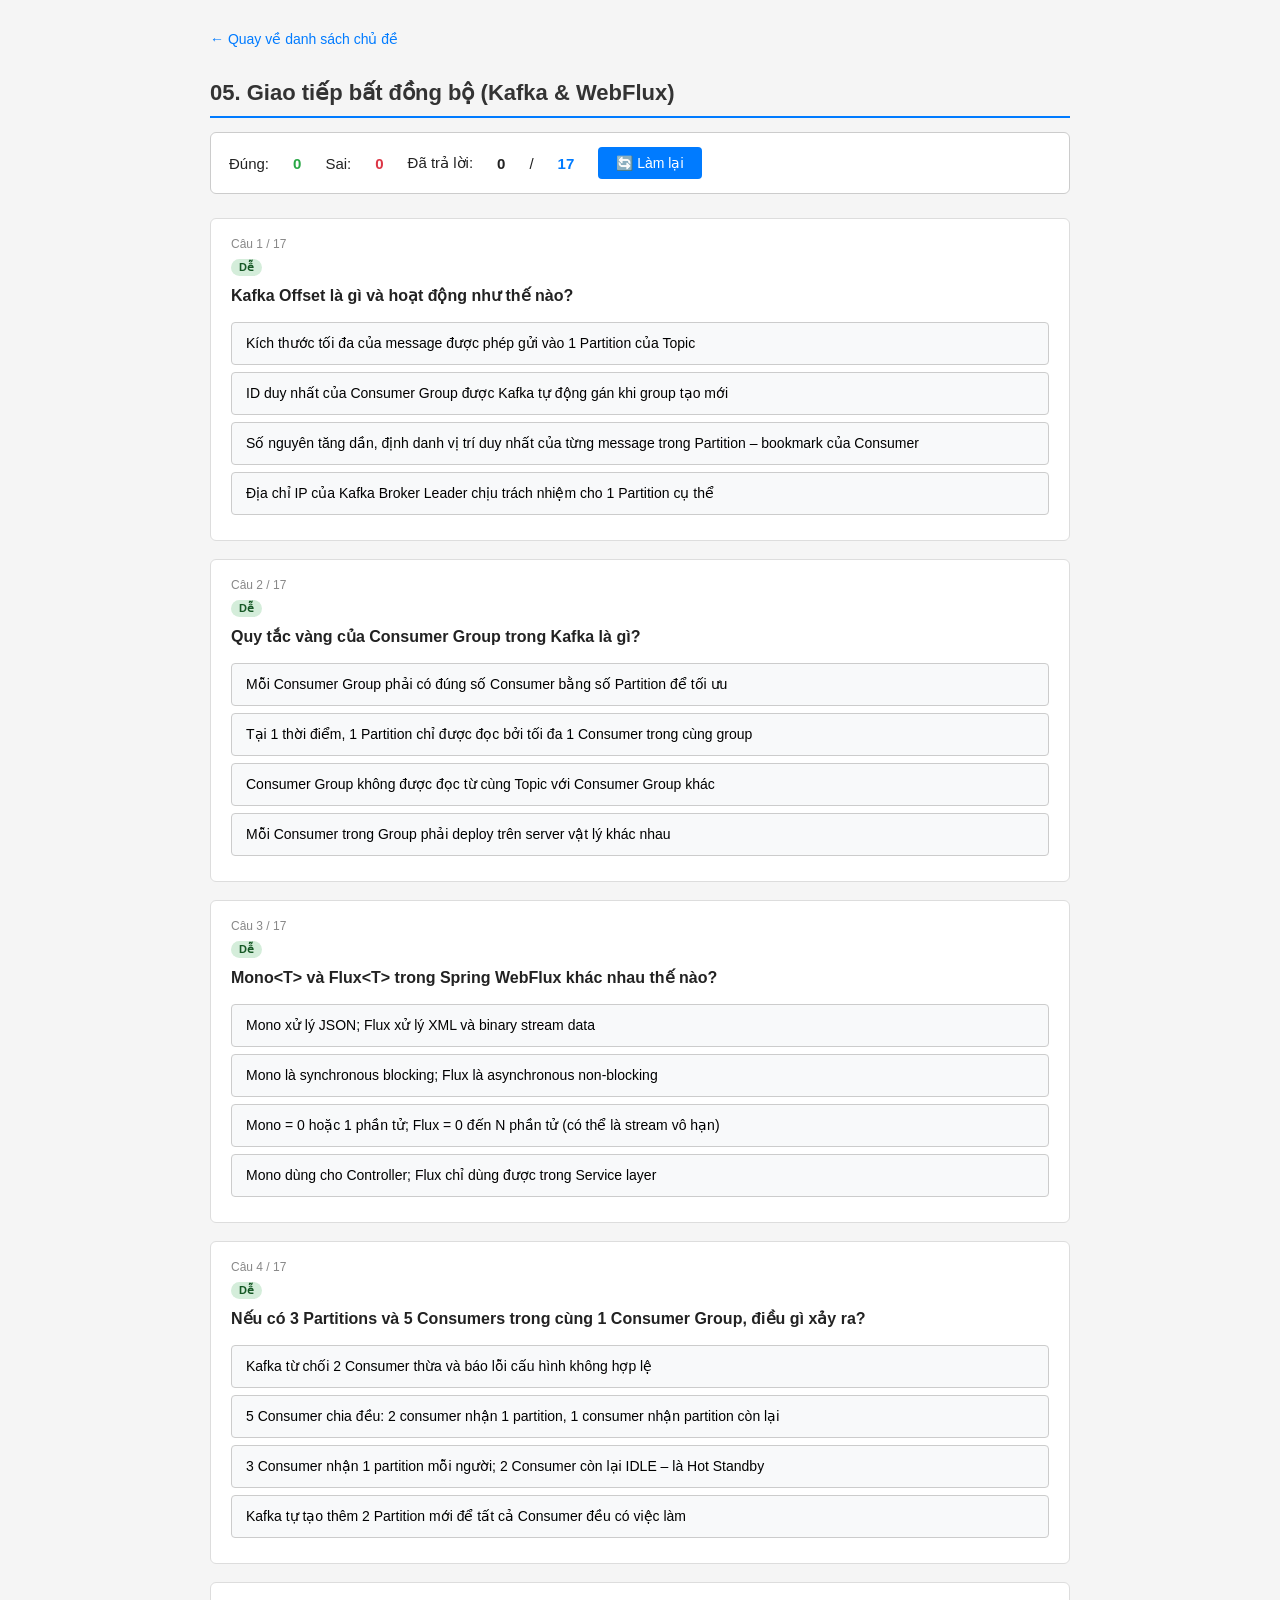
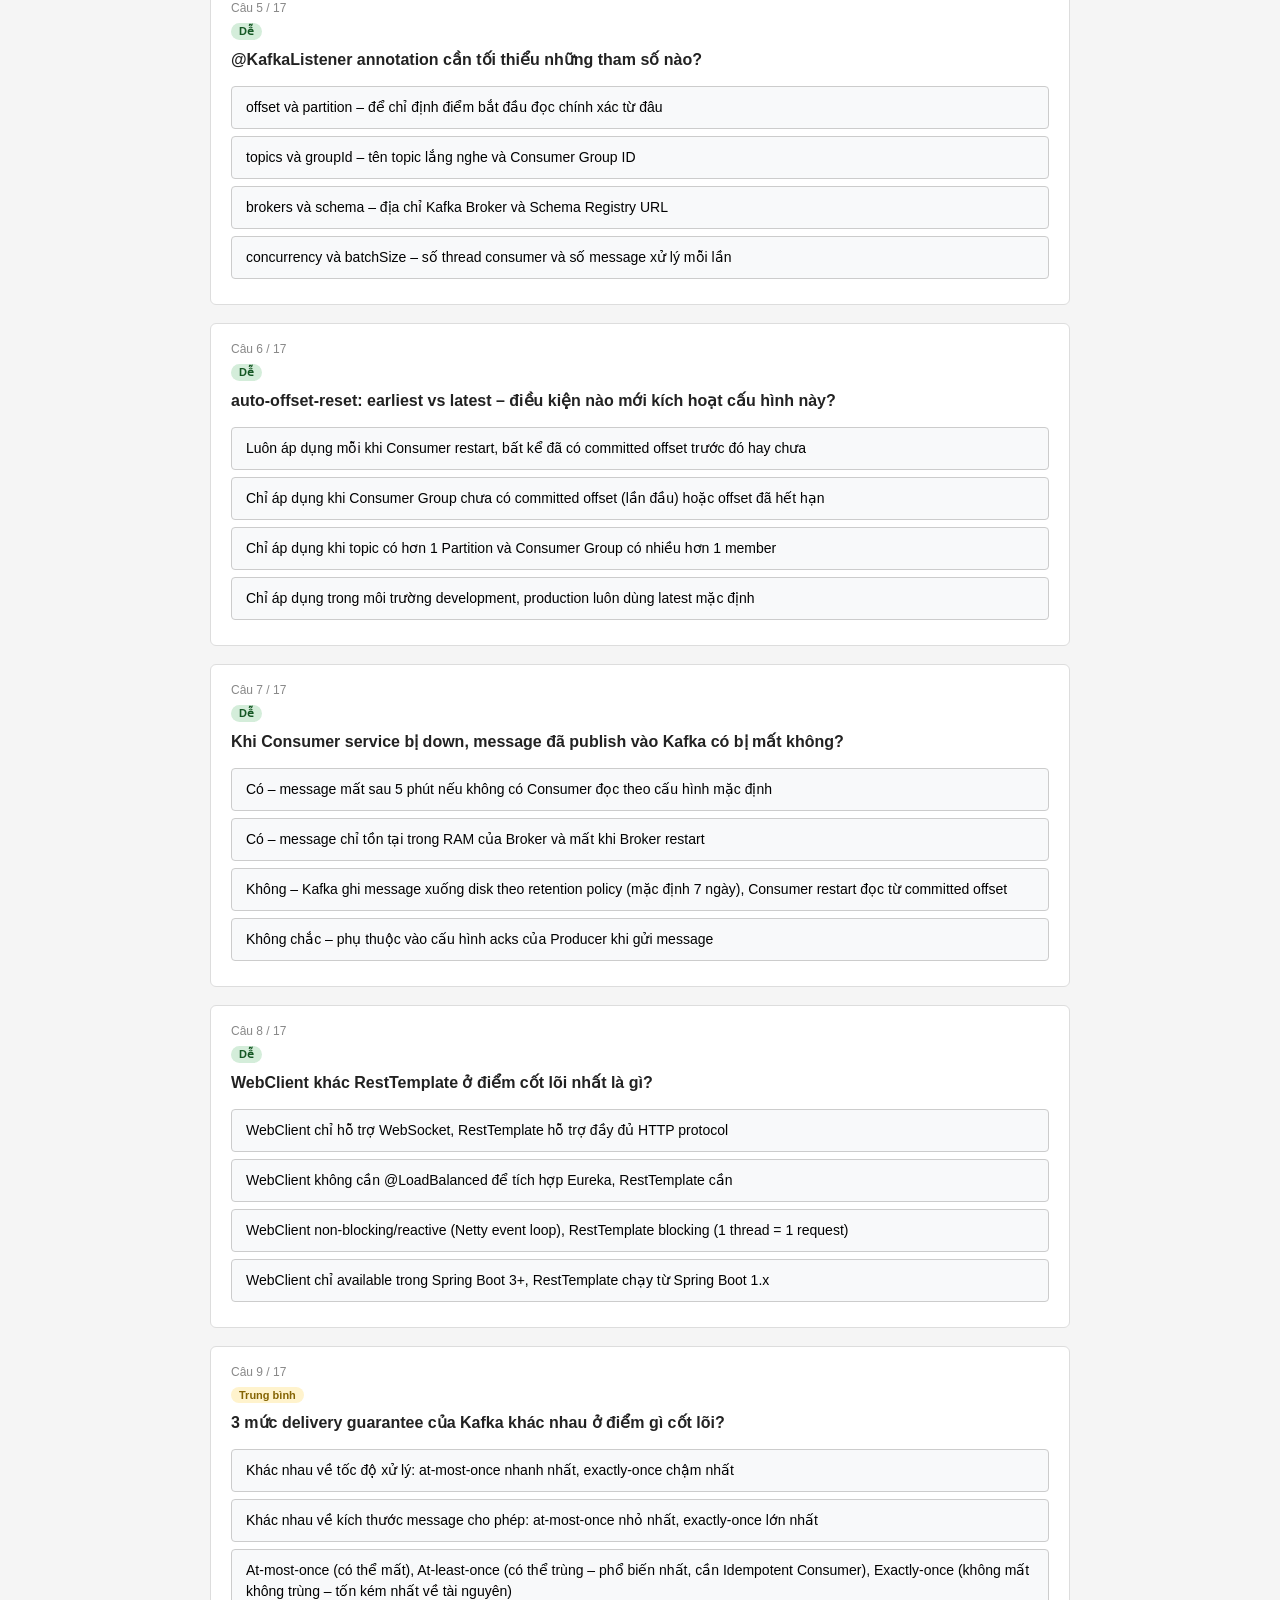
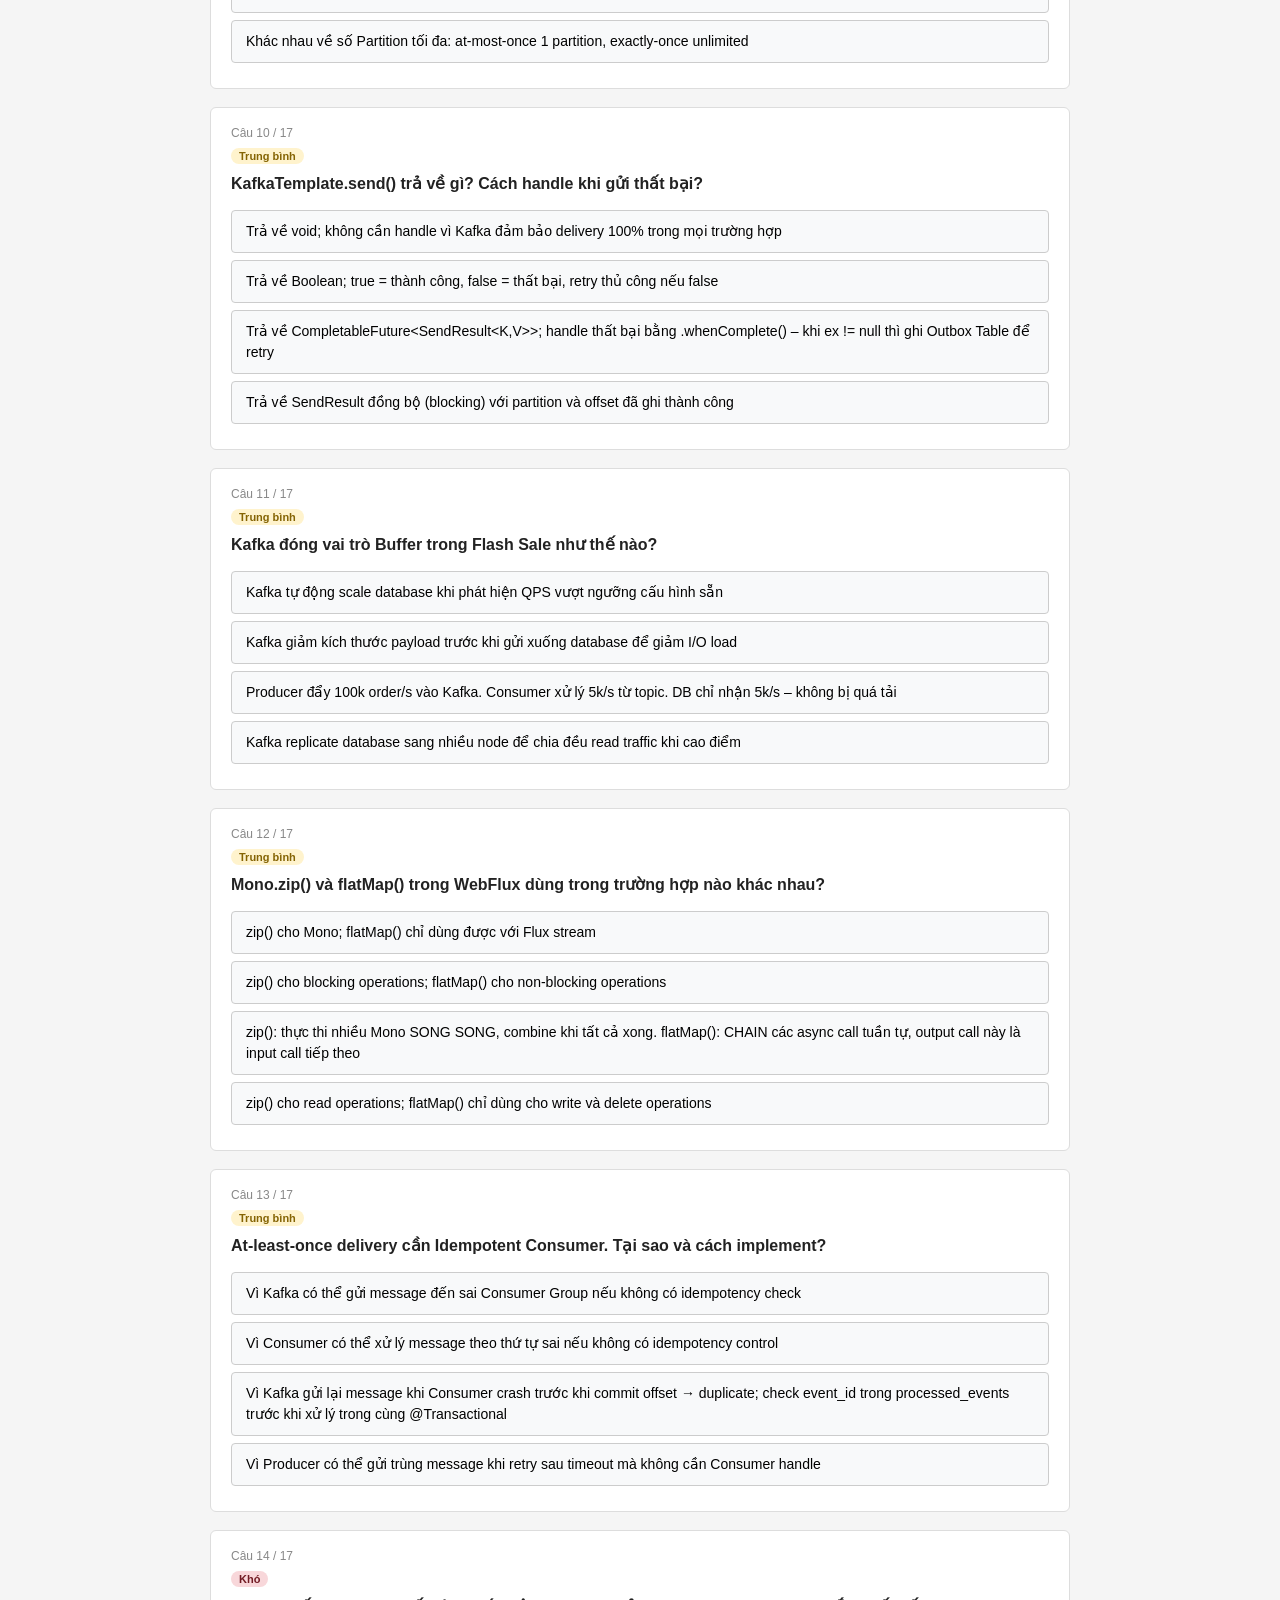
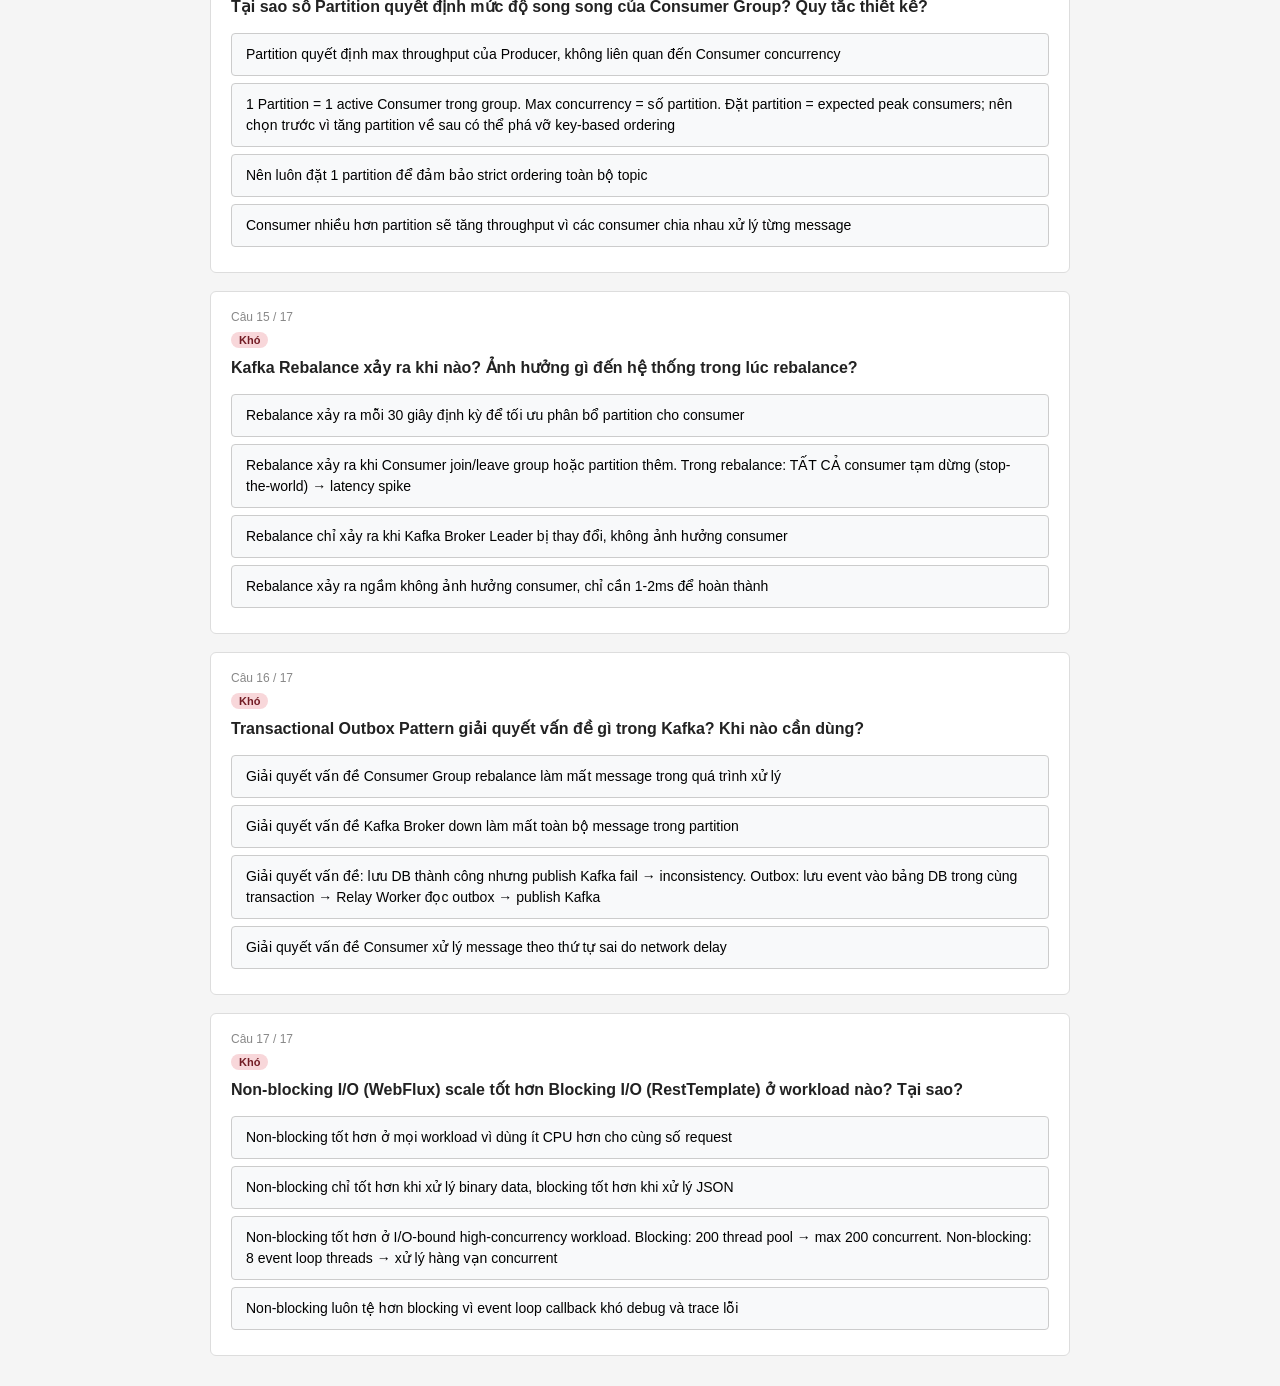
<file: quiz/05_async_communication.html>
<!DOCTYPE html>
<html lang="vi">
<head>
  <meta charset="UTF-8">
  <meta name="viewport" content="width=device-width, initial-scale=1.0">
  <title>Quiz 05 – Async Communication (Kafka, WebFlux)</title>
  <link rel="stylesheet" href="style.css">
</head>
<body>
  <a class="back-link" href="index.html">← Quay về danh sách chủ đề</a>
  <h1>05. Giao tiếp bất đồng bộ (Kafka &amp; WebFlux)</h1>
  <div class="score-box">
    Đúng: <span class="correct" id="score-correct">0</span>
    Sai: <span class="wrong" id="score-wrong">0</span>
    Đã trả lời: <span id="score-answered">0</span> / <span class="total" id="score-total">0</span>
    <button class="btn-reset" onclick="resetQuiz()">🔄 Làm lại</button>
  </div>
  <div id="quiz-container"></div>
  <script>
  window.QUIZ_DATA = [
    {
      level: "Dễ",
      q: "Kafka Offset là gì và hoạt động như thế nào?",
      options: [
        "Kích thước tối đa của message được phép gửi vào 1 Partition của Topic",
        "ID duy nhất của Consumer Group được Kafka tự động gán khi group tạo mới",
        "Số nguyên tăng dần, định danh vị trí duy nhất của từng message trong Partition – bookmark của Consumer",
        "Địa chỉ IP của Kafka Broker Leader chịu trách nhiệm cho 1 Partition cụ thể"
      ],
      answer: 2,
      explanation: "Offset: sequential, immutable, per-partition. Consumer commit offset để đánh dấu đã xử lý đến đâu. Restart → đọc từ committed_offset + 1. Lưu trong topic nội bộ __consumer_offsets."
    },
    {
      level: "Dễ",
      q: "Quy tắc vàng của Consumer Group trong Kafka là gì?",
      options: [
        "Mỗi Consumer Group phải có đúng số Consumer bằng số Partition để tối ưu",
        "Tại 1 thời điểm, 1 Partition chỉ được đọc bởi tối đa 1 Consumer trong cùng group",
        "Consumer Group không được đọc từ cùng Topic với Consumer Group khác",
        "Mỗi Consumer trong Group phải deploy trên server vật lý khác nhau"
      ],
      answer: 1,
      explanation: "1 Partition ↔ 1 Consumer trong cùng group (tại 1 thời điểm). Đảm bảo ordering trong partition. Số partition = max concurrency trong 1 group. Consumer nhiều hơn partition → consumer thừa idle."
    },
    {
      level: "Dễ",
      q: "Mono<T> và Flux<T> trong Spring WebFlux khác nhau thế nào?",
      options: [
        "Mono xử lý JSON; Flux xử lý XML và binary stream data",
        "Mono là synchronous blocking; Flux là asynchronous non-blocking",
        "Mono = 0 hoặc 1 phần tử; Flux = 0 đến N phần tử (có thể là stream vô hạn)",
        "Mono dùng cho Controller; Flux chỉ dùng được trong Service layer"
      ],
      answer: 2,
      explanation: "Mono<T>: tương đương Optional/CompletableFuture. Flux<T>: tương đương List/Stream nhưng reactive, push-based. Flux có thể vô hạn (SSE stream, WebSocket, sensor data)."
    },
    {
      level: "Dễ",
      q: "Nếu có 3 Partitions và 5 Consumers trong cùng 1 Consumer Group, điều gì xảy ra?",
      options: [
        "Kafka từ chối 2 Consumer thừa và báo lỗi cấu hình không hợp lệ",
        "5 Consumer chia đều: 2 consumer nhận 1 partition, 1 consumer nhận partition còn lại",
        "3 Consumer nhận 1 partition mỗi người; 2 Consumer còn lại IDLE – là Hot Standby",
        "Kafka tự tạo thêm 2 Partition mới để tất cả Consumer đều có việc làm"
      ],
      answer: 2,
      explanation: "Max concurrency = số partitions. 2 consumer dư sẽ IDLE nhưng là Hot Standby. Nếu 1 active consumer chết → Kafka Rebalance → 1 standby nhận partition đó ngay lập tức."
    },
    {
      level: "Dễ",
      q: "@KafkaListener annotation cần tối thiểu những tham số nào?",
      options: [
        "offset và partition – để chỉ định điểm bắt đầu đọc chính xác từ đâu",
        "topics và groupId – tên topic lắng nghe và Consumer Group ID",
        "brokers và schema – địa chỉ Kafka Broker và Schema Registry URL",
        "concurrency và batchSize – số thread consumer và số message xử lý mỗi lần"
      ],
      answer: 1,
      explanation: "@KafkaListener(topics='order-events', groupId='payment-group'). groupId có thể bỏ qua nếu cấu hình spring.kafka.consumer.group-id trong YAML. topics là tham số bắt buộc tối thiểu."
    },
    {
      level: "Dễ",
      q: "auto-offset-reset: earliest vs latest – điều kiện nào mới kích hoạt cấu hình này?",
      options: [
        "Luôn áp dụng mỗi khi Consumer restart, bất kể đã có committed offset trước đó hay chưa",
        "Chỉ áp dụng khi Consumer Group chưa có committed offset (lần đầu) hoặc offset đã hết hạn",
        "Chỉ áp dụng khi topic có hơn 1 Partition và Consumer Group có nhiều hơn 1 member",
        "Chỉ áp dụng trong môi trường development, production luôn dùng latest mặc định"
      ],
      answer: 1,
      explanation: "Nếu Consumer Group đã có valid committed offset → luôn tiếp tục từ đó, bất kể earliest/latest. Cấu hình này CHỈ áp dụng khi offset chưa tồn tại hoặc đã bị expired do retention."
    },
    {
      level: "Dễ",
      q: "Khi Consumer service bị down, message đã publish vào Kafka có bị mất không?",
      options: [
        "Có – message mất sau 5 phút nếu không có Consumer đọc theo cấu hình mặc định",
        "Có – message chỉ tồn tại trong RAM của Broker và mất khi Broker restart",
        "Không – Kafka ghi message xuống disk theo retention policy (mặc định 7 ngày), Consumer restart đọc từ committed offset",
        "Không chắc – phụ thuộc vào cấu hình acks của Producer khi gửi message"
      ],
      answer: 2,
      explanation: "Kafka = durable message store. Ghi tuần tự xuống disk. log.retention.hours=168 (7 ngày mặc định). Consumer restart → đọc từ committed offset trong __consumer_offsets. Message không bao giờ mất trước khi hết retention."
    },
    {
      level: "Dễ",
      q: "WebClient khác RestTemplate ở điểm cốt lõi nhất là gì?",
      options: [
        "WebClient chỉ hỗ trợ WebSocket, RestTemplate hỗ trợ đầy đủ HTTP protocol",
        "WebClient không cần @LoadBalanced để tích hợp Eureka, RestTemplate cần",
        "WebClient non-blocking/reactive (Netty event loop), RestTemplate blocking (1 thread = 1 request)",
        "WebClient chỉ available trong Spring Boot 3+, RestTemplate chạy từ Spring Boot 1.x"
      ],
      answer: 2,
      explanation: "RestTemplate: block thread chờ I/O. N concurrent req = N blocked threads → Thread Starvation. WebClient: Netty event loop, thread không block → ít thread phục vụ nhiều concurrent request."
    },
    {
      level: "Trung bình",
      q: "3 mức delivery guarantee của Kafka khác nhau ở điểm gì cốt lõi?",
      options: [
        "Khác nhau về tốc độ xử lý: at-most-once nhanh nhất, exactly-once chậm nhất",
        "Khác nhau về kích thước message cho phép: at-most-once nhỏ nhất, exactly-once lớn nhất",
        "At-most-once (có thể mất), At-least-once (có thể trùng – phổ biến nhất, cần Idempotent Consumer), Exactly-once (không mất không trùng – tốn kém nhất về tài nguyên)",
        "Khác nhau về số Partition tối đa: at-most-once 1 partition, exactly-once unlimited"
      ],
      answer: 2,
      explanation: "At-most-once: commit trước xử lý → crash → mất message. At-least-once: xử lý trước commit → crash → duplicate. Exactly-once: Idempotent Producer + Transaction, chi phí cao nhất."
    },
    {
      level: "Trung bình",
      q: "KafkaTemplate.send() trả về gì? Cách handle khi gửi thất bại?",
      options: [
        "Trả về void; không cần handle vì Kafka đảm bảo delivery 100% trong mọi trường hợp",
        "Trả về Boolean; true = thành công, false = thất bại, retry thủ công nếu false",
        "Trả về CompletableFuture<SendResult<K,V>>; handle thất bại bằng .whenComplete() – khi ex != null thì ghi Outbox Table để retry",
        "Trả về SendResult đồng bộ (blocking) với partition và offset đã ghi thành công"
      ],
      answer: 2,
      explanation: "send() async, trả Future. .whenComplete((result, ex) -> { if(ex!=null) lưu vào Outbox Table; else log partition+offset }). Outbox Pattern đảm bảo không mất event khi Kafka tạm down."
    },
    {
      level: "Trung bình",
      q: "Kafka đóng vai trò Buffer trong Flash Sale như thế nào?",
      options: [
        "Kafka tự động scale database khi phát hiện QPS vượt ngưỡng cấu hình sẵn",
        "Kafka giảm kích thước payload trước khi gửi xuống database để giảm I/O load",
        "Producer đẩy 100k order/s vào Kafka. Consumer xử lý 5k/s từ topic. DB chỉ nhận 5k/s – không bị quá tải",
        "Kafka replicate database sang nhiều node để chia đều read traffic khi cao điểm"
      ],
      answer: 2,
      explanation: "Kafka là hồ chứa đệm. Flash Sale: 100k order/giây vào Kafka (nhanh, persistent). Consumer xử lý theo công suất thực (5k/s). DB nhận 5k/s thay vì 100k/s → không sập. Order không bị drop, chỉ delayed."
    },
    {
      level: "Trung bình",
      q: "Mono.zip() và flatMap() trong WebFlux dùng trong trường hợp nào khác nhau?",
      options: [
        "zip() cho Mono; flatMap() chỉ dùng được với Flux stream",
        "zip() cho blocking operations; flatMap() cho non-blocking operations",
        "zip(): thực thi nhiều Mono SONG SONG, combine khi tất cả xong. flatMap(): CHAIN các async call tuần tự, output call này là input call tiếp theo",
        "zip() cho read operations; flatMap() chỉ dùng cho write và delete operations"
      ],
      answer: 2,
      explanation: "Mono.zip(getUser(id), getProduct(pid), combiner): A và B chạy song song, khi cả 2 xong mới combine. flatMap(): getUser(id).flatMap(user → getOrders(user.getId())) – phụ thuộc nhau, tuần tự."
    },
    {
      level: "Trung bình",
      q: "At-least-once delivery cần Idempotent Consumer. Tại sao và cách implement?",
      options: [
        "Vì Kafka có thể gửi message đến sai Consumer Group nếu không có idempotency check",
        "Vì Consumer có thể xử lý message theo thứ tự sai nếu không có idempotency control",
        "Vì Kafka gửi lại message khi Consumer crash trước khi commit offset → duplicate; check event_id trong processed_events trước khi xử lý trong cùng @Transactional",
        "Vì Producer có thể gửi trùng message khi retry sau timeout mà không cần Consumer handle"
      ],
      answer: 2,
      explanation: "At-least-once: xử lý xong DB nhưng crash trước khi commit offset → Kafka gửi lại → duplicate processing. Idempotent Consumer: check eventId → nếu đã có → skip. Lưu eventId trong cùng transaction với business logic."
    },
    {
      level: "Khó",
      q: "Tại sao số Partition quyết định mức độ song song của Consumer Group? Quy tắc thiết kế?",
      options: [
        "Partition quyết định max throughput của Producer, không liên quan đến Consumer concurrency",
        "1 Partition = 1 active Consumer trong group. Max concurrency = số partition. Đặt partition = expected peak consumers; nên chọn trước vì tăng partition về sau có thể phá vỡ key-based ordering",
        "Nên luôn đặt 1 partition để đảm bảo strict ordering toàn bộ topic",
        "Consumer nhiều hơn partition sẽ tăng throughput vì các consumer chia nhau xử lý từng message"
      ],
      answer: 1,
      explanation: "1P = 1C trong group. Muốn 10 consumer song song → cần ít nhất 10 partitions. Tăng partition sau: Kafka cho phép nhưng phá vỡ ordering nếu dùng key-based partition. Nên ước tính và đặt trước đủ lớn."
    },
    {
      level: "Khó",
      q: "Kafka Rebalance xảy ra khi nào? Ảnh hưởng gì đến hệ thống trong lúc rebalance?",
      options: [
        "Rebalance xảy ra mỗi 30 giây định kỳ để tối ưu phân bổ partition cho consumer",
        "Rebalance xảy ra khi Consumer join/leave group hoặc partition thêm. Trong rebalance: TẤT CẢ consumer tạm dừng (stop-the-world) → latency spike",
        "Rebalance chỉ xảy ra khi Kafka Broker Leader bị thay đổi, không ảnh hưởng consumer",
        "Rebalance xảy ra ngầm không ảnh hưởng consumer, chỉ cần 1-2ms để hoàn thành"
      ],
      answer: 1,
      explanation: "Rebalance triggers: Consumer join/leave/crash, partition thêm. Stop-the-world pause: tất cả consumer dừng consume trong lúc Group Coordinator phân bổ lại. Giảm thiểu: tăng session.timeout.ms, dùng Static Group Membership."
    },
    {
      level: "Khó",
      q: "Transactional Outbox Pattern giải quyết vấn đề gì trong Kafka? Khi nào cần dùng?",
      options: [
        "Giải quyết vấn đề Consumer Group rebalance làm mất message trong quá trình xử lý",
        "Giải quyết vấn đề Kafka Broker down làm mất toàn bộ message trong partition",
        "Giải quyết vấn đề: lưu DB thành công nhưng publish Kafka fail → inconsistency. Outbox: lưu event vào bảng DB trong cùng transaction → Relay Worker đọc outbox → publish Kafka",
        "Giải quyết vấn đề Consumer xử lý message theo thứ tự sai do network delay"
      ],
      answer: 2,
      explanation: "Outbox Pattern: @Transactional { save(order); save(outboxEvent); } – atomic. Relay Worker: đọc outbox → publish Kafka → delete outbox. Đảm bảo At-least-once delivery kể cả khi Kafka tạm down lúc publish."
    },
    {
      level: "Khó",
      q: "Non-blocking I/O (WebFlux) scale tốt hơn Blocking I/O (RestTemplate) ở workload nào? Tại sao?",
      options: [
        "Non-blocking tốt hơn ở mọi workload vì dùng ít CPU hơn cho cùng số request",
        "Non-blocking chỉ tốt hơn khi xử lý binary data, blocking tốt hơn khi xử lý JSON",
        "Non-blocking tốt hơn ở I/O-bound high-concurrency workload. Blocking: 200 thread pool → max 200 concurrent. Non-blocking: 8 event loop threads → xử lý hàng vạn concurrent",
        "Non-blocking luôn tệ hơn blocking vì event loop callback khó debug và trace lỗi"
      ],
      answer: 2,
      explanation: "I/O-bound workload (DB query, HTTP call): thread blocking chờ I/O = lãng phí. Netty event loop: thread gửi I/O request → không block → xử lý request khác → callback khi I/O xong. Ít thread, nhiều throughput."
    }
  ];
  </script>
  <script src="quiz-engine.js"></script>
</body>
</html>
</file>
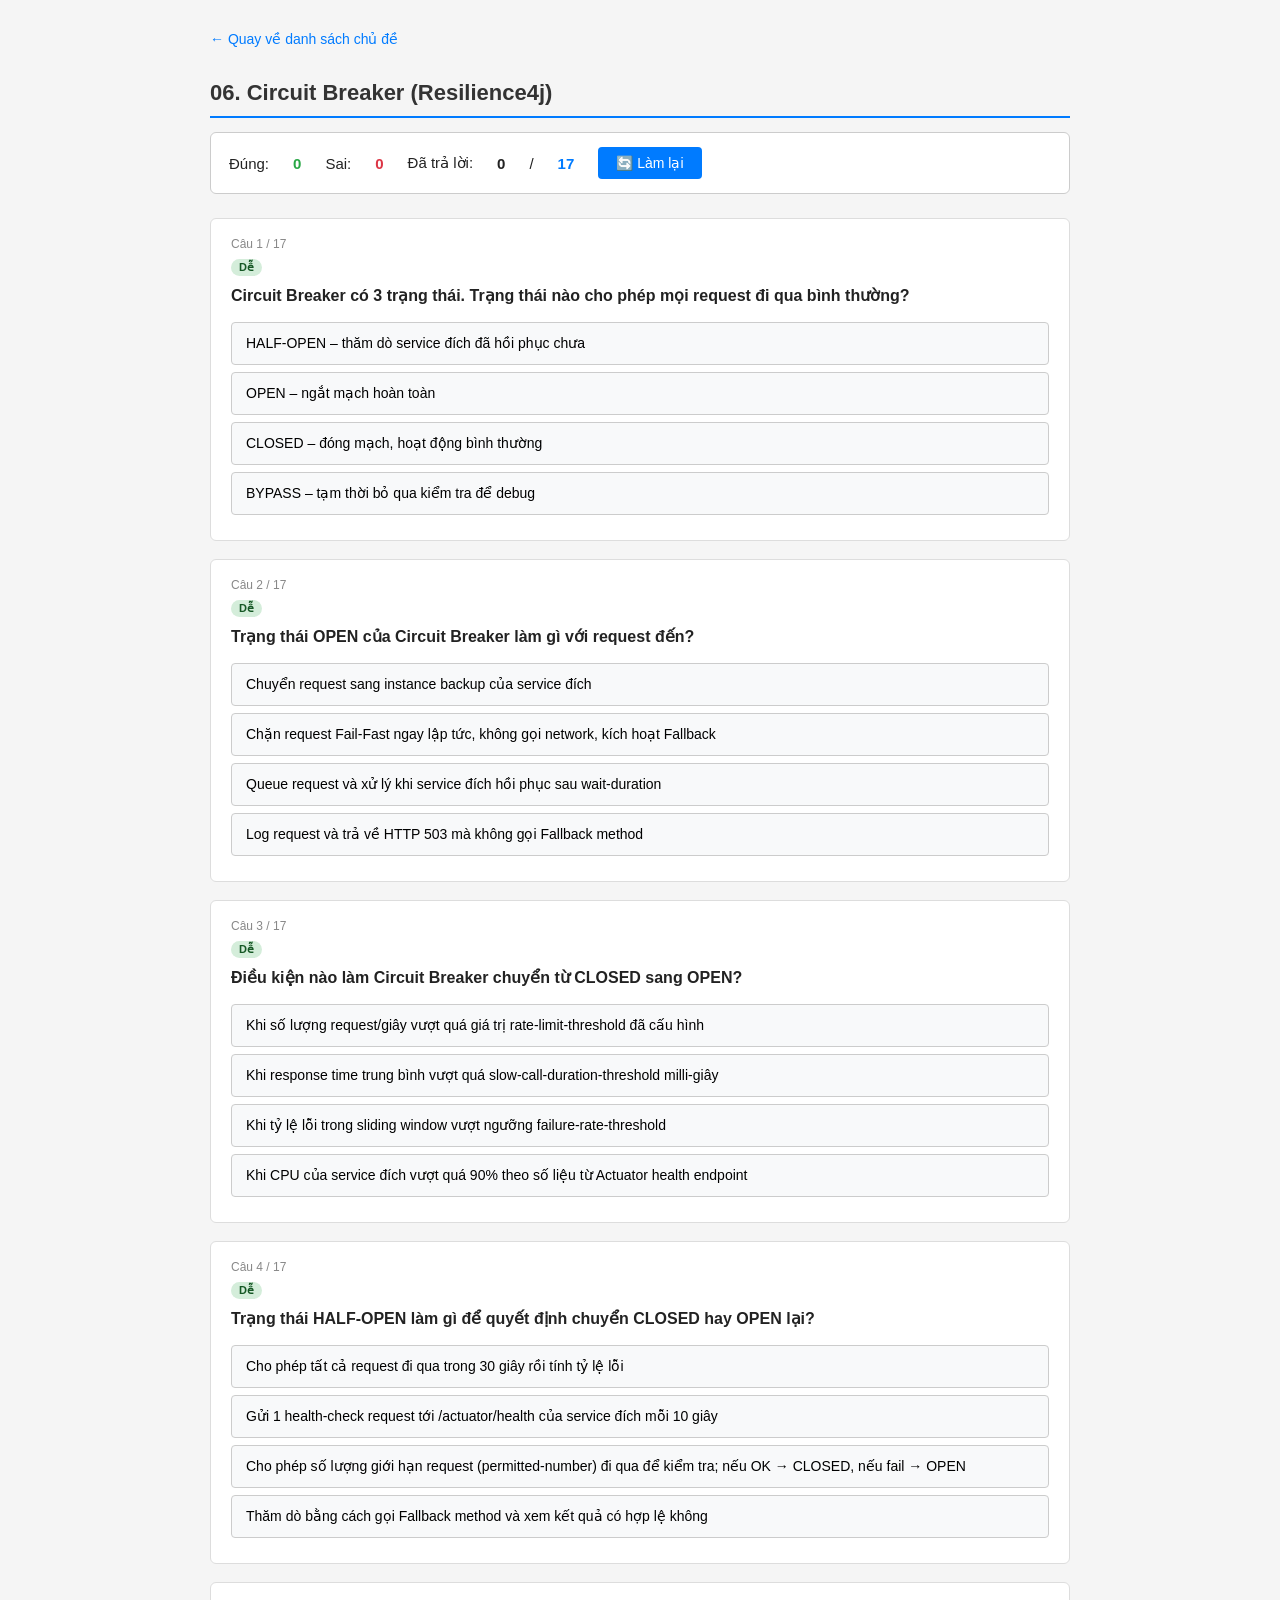
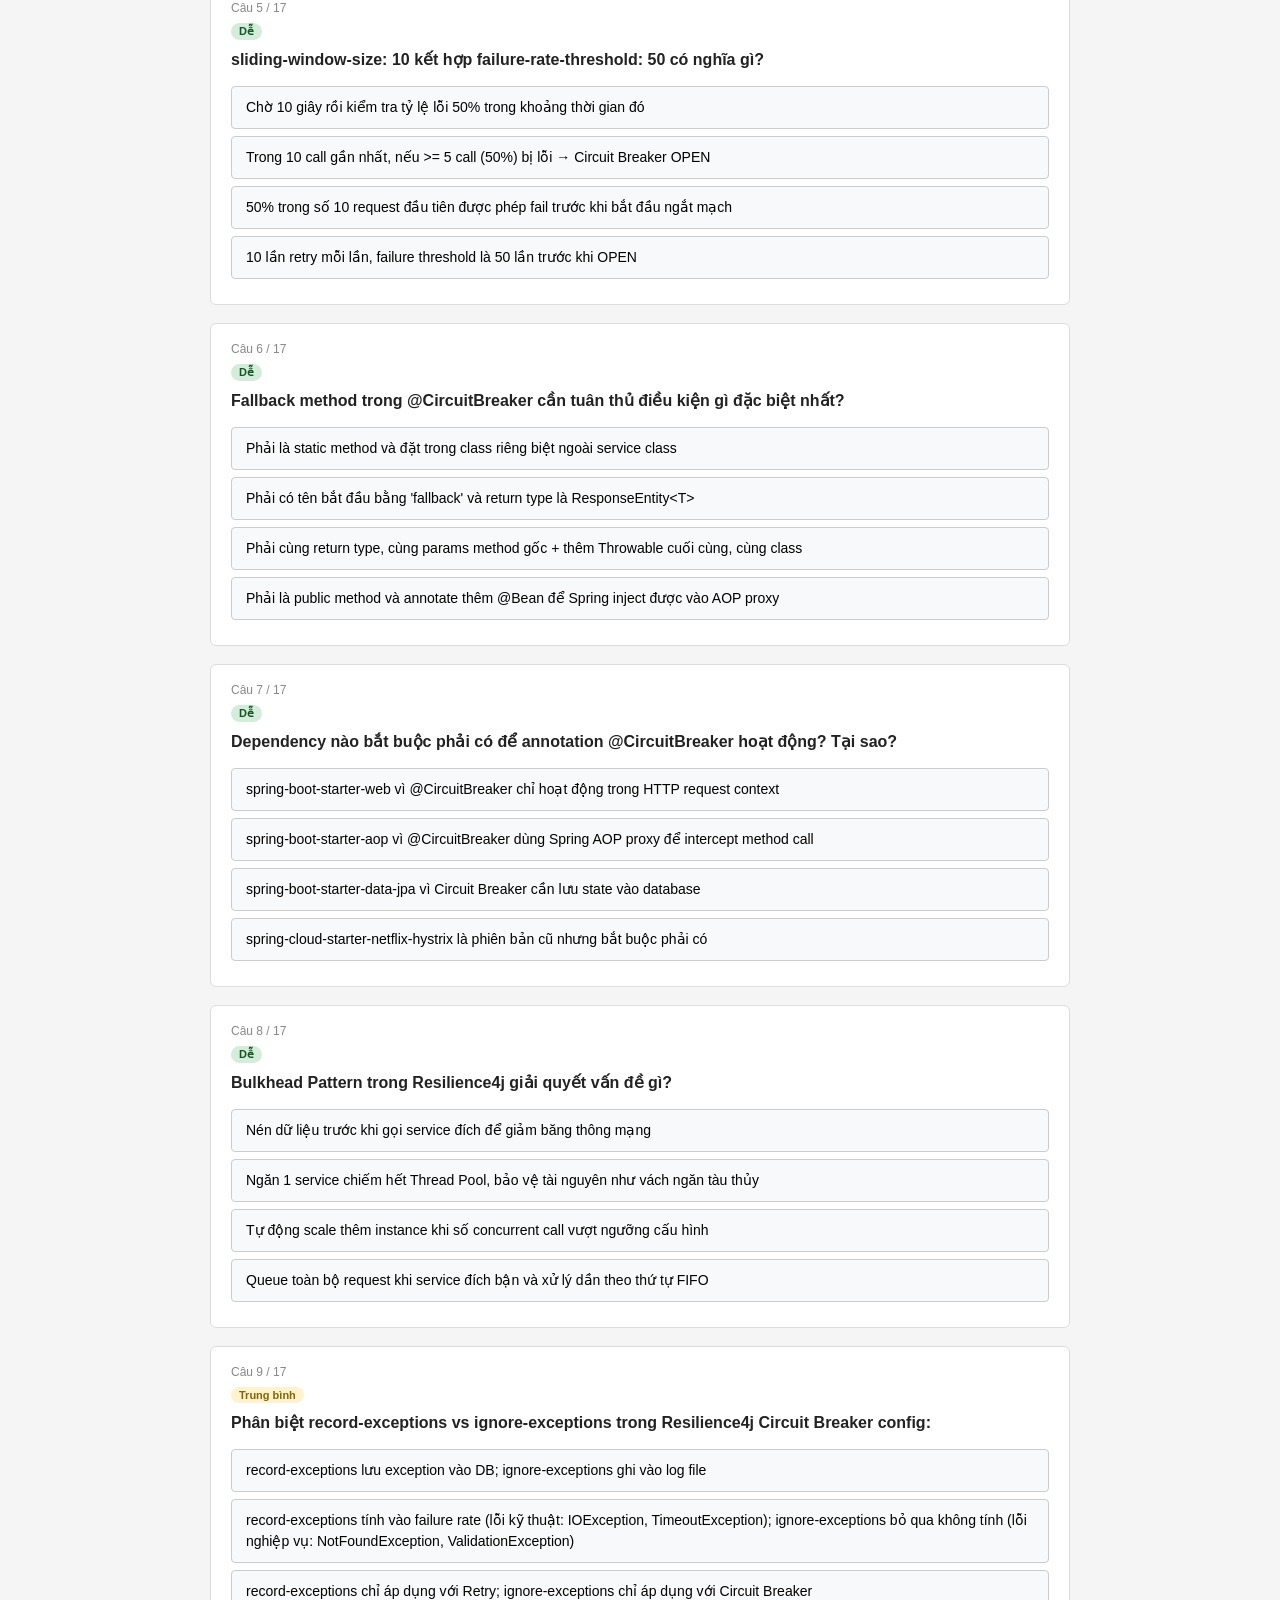
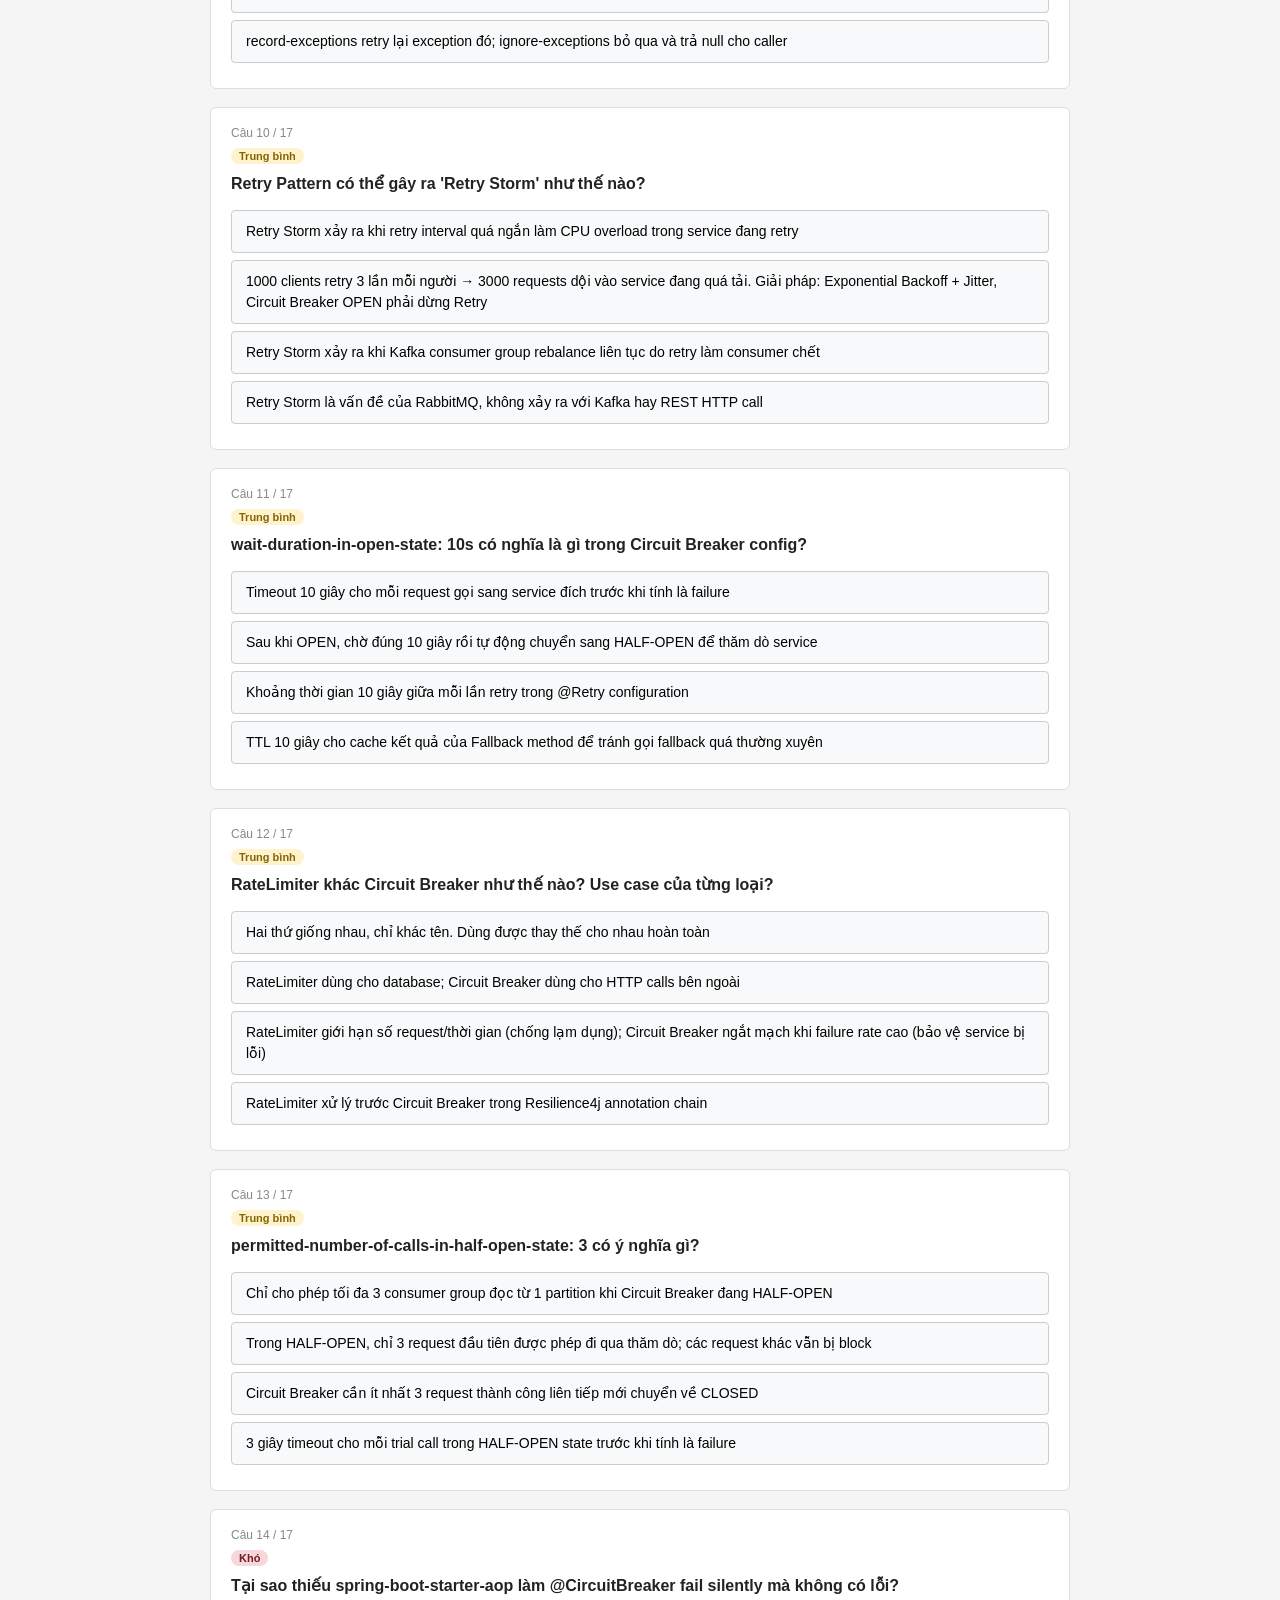
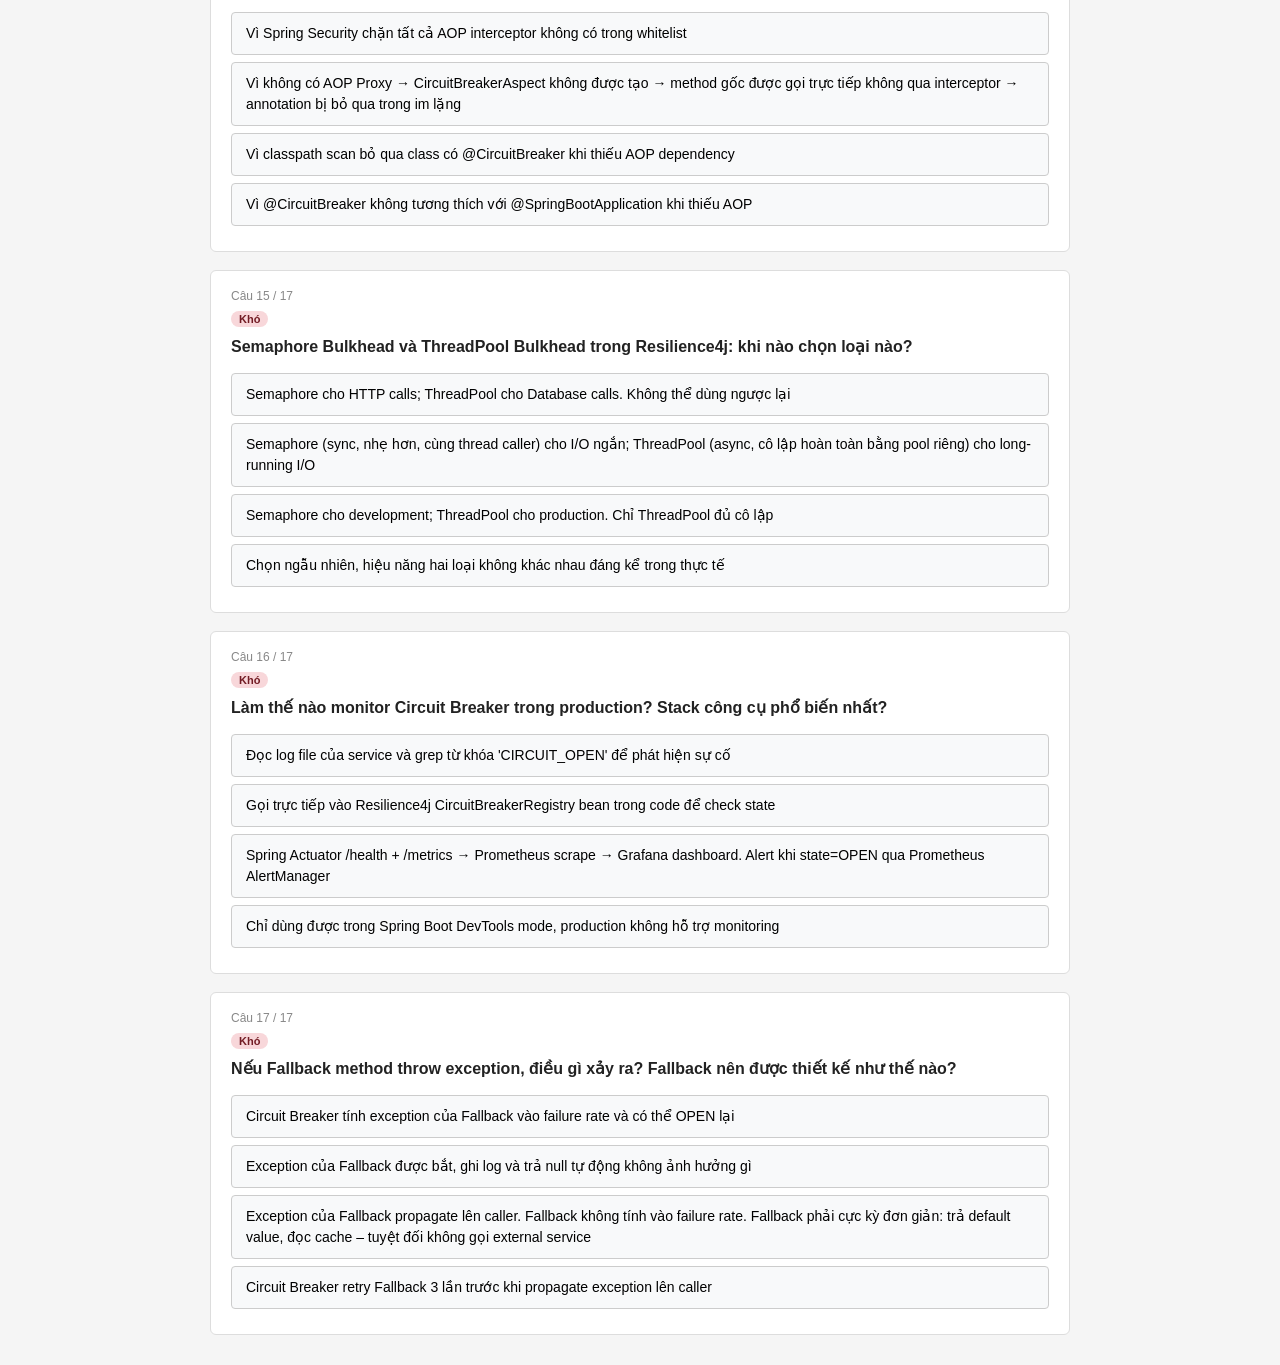
<file: quiz/06_circuit_breaker.html>
<!DOCTYPE html>
<html lang="vi">
<head>
  <meta charset="UTF-8">
  <meta name="viewport" content="width=device-width, initial-scale=1.0">
  <title>Quiz 06 – Circuit Breaker (Resilience4j)</title>
  <link rel="stylesheet" href="style.css">
</head>
<body>
  <a class="back-link" href="index.html">← Quay về danh sách chủ đề</a>
  <h1>06. Circuit Breaker (Resilience4j)</h1>
  <div class="score-box">
    Đúng: <span class="correct" id="score-correct">0</span>
    Sai: <span class="wrong" id="score-wrong">0</span>
    Đã trả lời: <span id="score-answered">0</span> / <span class="total" id="score-total">0</span>
    <button class="btn-reset" onclick="resetQuiz()">🔄 Làm lại</button>
  </div>
  <div id="quiz-container"></div>
  <script>
  window.QUIZ_DATA = [
    {
      level: "Dễ",
      q: "Circuit Breaker có 3 trạng thái. Trạng thái nào cho phép mọi request đi qua bình thường?",
      options: ["HALF-OPEN – thăm dò service đích đã hồi phục chưa", "OPEN – ngắt mạch hoàn toàn", "CLOSED – đóng mạch, hoạt động bình thường", "BYPASS – tạm thời bỏ qua kiểm tra để debug"],
      answer: 2,
      explanation: "CLOSED = mạch đóng = điện chạy qua bình thường. Mọi request đi qua, kết quả được ghi vào sliding window. Khi failure rate vượt threshold → chuyển sang OPEN."
    },
    {
      level: "Dễ",
      q: "Trạng thái OPEN của Circuit Breaker làm gì với request đến?",
      options: [
        "Chuyển request sang instance backup của service đích",
        "Chặn request Fail-Fast ngay lập tức, không gọi network, kích hoạt Fallback",
        "Queue request và xử lý khi service đích hồi phục sau wait-duration",
        "Log request và trả về HTTP 503 mà không gọi Fallback method"
      ],
      answer: 1,
      explanation: "OPEN = Fail-Fast: không thử gọi network (tiết kiệm thread), không chiếm tài nguyên, kích hoạt Fallback ngay. Sau wait-duration-in-open-state → HALF-OPEN để thăm dò."
    },
    {
      level: "Dễ",
      q: "Điều kiện nào làm Circuit Breaker chuyển từ CLOSED sang OPEN?",
      options: [
        "Khi số lượng request/giây vượt quá giá trị rate-limit-threshold đã cấu hình",
        "Khi response time trung bình vượt quá slow-call-duration-threshold milli-giây",
        "Khi tỷ lệ lỗi trong sliding window vượt ngưỡng failure-rate-threshold",
        "Khi CPU của service đích vượt quá 90% theo số liệu từ Actuator health endpoint"
      ],
      answer: 2,
      explanation: "CLOSED → OPEN: failure_rate > failure_rate_threshold. Ví dụ: sliding-window=10, threshold=50% → 5/10 request fail → ngắt mạch. Ghi kết quả vào sliding window sau mỗi call."
    },
    {
      level: "Dễ",
      q: "Trạng thái HALF-OPEN làm gì để quyết định chuyển CLOSED hay OPEN lại?",
      options: [
        "Cho phép tất cả request đi qua trong 30 giây rồi tính tỷ lệ lỗi",
        "Gửi 1 health-check request tới /actuator/health của service đích mỗi 10 giây",
        "Cho phép số lượng giới hạn request (permitted-number) đi qua để kiểm tra; nếu OK → CLOSED, nếu fail → OPEN",
        "Thăm dò bằng cách gọi Fallback method và xem kết quả có hợp lệ không"
      ],
      answer: 2,
      explanation: "HALF-OPEN: cho permitted-number-of-calls (ví dụ 3) đi qua thật sự. Nếu pass threshold → CLOSED. Nếu fail → OPEN lại ngay. Mọi request khác trong lúc HALF-OPEN vẫn bị block."
    },
    {
      level: "Dễ",
      q: "sliding-window-size: 10 kết hợp failure-rate-threshold: 50 có nghĩa gì?",
      options: [
        "Chờ 10 giây rồi kiểm tra tỷ lệ lỗi 50% trong khoảng thời gian đó",
        "Trong 10 call gần nhất, nếu >= 5 call (50%) bị lỗi → Circuit Breaker OPEN",
        "50% trong số 10 request đầu tiên được phép fail trước khi bắt đầu ngắt mạch",
        "10 lần retry mỗi lần, failure threshold là 50 lần trước khi OPEN"
      ],
      answer: 1,
      explanation: "Sliding window: lưu 10 call gần nhất (COUNT_BASED). Tính failure rate = số call fail / 10. Nếu ≥50% (tức ≥5 fail) → OPEN. Window trượt: call thứ 11 đẩy call thứ 1 ra."
    },
    {
      level: "Dễ",
      q: "Fallback method trong @CircuitBreaker cần tuân thủ điều kiện gì đặc biệt nhất?",
      options: [
        "Phải là static method và đặt trong class riêng biệt ngoài service class",
        "Phải có tên bắt đầu bằng 'fallback' và return type là ResponseEntity<T>",
        "Phải cùng return type, cùng params method gốc + thêm Throwable cuối cùng, cùng class",
        "Phải là public method và annotate thêm @Bean để Spring inject được vào AOP proxy"
      ],
      answer: 2,
      explanation: "4 quy tắc bắt buộc: (1) Return type giống method gốc, (2) Các tham số giống nguyên theo thứ tự, (3) Thêm Throwable/Exception ở cuối, (4) Cùng class với method @CircuitBreaker. Vi phạm → runtime IllegalStateException."
    },
    {
      level: "Dễ",
      q: "Dependency nào bắt buộc phải có để annotation @CircuitBreaker hoạt động? Tại sao?",
      options: [
        "spring-boot-starter-web vì @CircuitBreaker chỉ hoạt động trong HTTP request context",
        "spring-boot-starter-aop vì @CircuitBreaker dùng Spring AOP proxy để intercept method call",
        "spring-boot-starter-data-jpa vì Circuit Breaker cần lưu state vào database",
        "spring-cloud-starter-netflix-hystrix là phiên bản cũ nhưng bắt buộc phải có"
      ],
      answer: 1,
      explanation: "QUAN TRỌNG: @CircuitBreaker, @Retry, @Bulkhead dùng AspectJ AOP. Thiếu spring-boot-starter-aop → không tạo được CGLIB proxy → annotation bị bỏ qua hoàn toàn, code chạy như không có gì – silent fail."
    },
    {
      level: "Dễ",
      q: "Bulkhead Pattern trong Resilience4j giải quyết vấn đề gì?",
      options: [
        "Nén dữ liệu trước khi gọi service đích để giảm băng thông mạng",
        "Ngăn 1 service chiếm hết Thread Pool, bảo vệ tài nguyên như vách ngăn tàu thủy",
        "Tự động scale thêm instance khi số concurrent call vượt ngưỡng cấu hình",
        "Queue toàn bộ request khi service đích bận và xử lý dần theo thứ tự FIFO"
      ],
      answer: 1,
      explanation: "Bulkhead = vách ngăn tàu. Cấp Thread Pool/Semaphore riêng cho từng integration. Service A slow chỉ cạn pool của A, không ảnh hưởng pool của B, C. Resilience4j: Semaphore (nhẹ, sync) và ThreadPool (cô lập, async)."
    },
    {
      level: "Trung bình",
      q: "Phân biệt record-exceptions vs ignore-exceptions trong Resilience4j Circuit Breaker config:",
      options: [
        "record-exceptions lưu exception vào DB; ignore-exceptions ghi vào log file",
        "record-exceptions tính vào failure rate (lỗi kỹ thuật: IOException, TimeoutException); ignore-exceptions bỏ qua không tính (lỗi nghiệp vụ: NotFoundException, ValidationException)",
        "record-exceptions chỉ áp dụng với Retry; ignore-exceptions chỉ áp dụng với Circuit Breaker",
        "record-exceptions retry lại exception đó; ignore-exceptions bỏ qua và trả null cho caller"
      ],
      answer: 1,
      explanation: "Ví dụ: nếu không ignore BusinessException (400), user nhập sai password 10 lần → failure rate 100% → Circuit Breaker OPEN → block toàn bộ login service! Phải ignore business exceptions để tránh false positive."
    },
    {
      level: "Trung bình",
      q: "Retry Pattern có thể gây ra 'Retry Storm' như thế nào?",
      options: [
        "Retry Storm xảy ra khi retry interval quá ngắn làm CPU overload trong service đang retry",
        "1000 clients retry 3 lần mỗi người → 3000 requests dội vào service đang quá tải. Giải pháp: Exponential Backoff + Jitter, Circuit Breaker OPEN phải dừng Retry",
        "Retry Storm xảy ra khi Kafka consumer group rebalance liên tục do retry làm consumer chết",
        "Retry Storm là vấn đề của RabbitMQ, không xảy ra với Kafka hay REST HTTP call"
      ],
      answer: 1,
      explanation: "1000 clients × 3 retries = 3000 requests dội vào service đang quá tải → worse. Giải pháp: (1) Exponential Backoff (1s→2s→4s), (2) Jitter (random offset), (3) CB OPEN → block cả Retry ngay lập tức."
    },
    {
      level: "Trung bình",
      q: "wait-duration-in-open-state: 10s có nghĩa là gì trong Circuit Breaker config?",
      options: [
        "Timeout 10 giây cho mỗi request gọi sang service đích trước khi tính là failure",
        "Sau khi OPEN, chờ đúng 10 giây rồi tự động chuyển sang HALF-OPEN để thăm dò service",
        "Khoảng thời gian 10 giây giữa mỗi lần retry trong @Retry configuration",
        "TTL 10 giây cho cache kết quả của Fallback method để tránh gọi fallback quá thường xuyên"
      ],
      answer: 1,
      explanation: "OPEN: chặn tất cả, service nghỉ ngơi. Sau wait-duration (10s) → tự động HALF-OPEN → cho permitted-calls đi qua test. Nếu OK → CLOSED. Nếu fail → OPEN lại và chờ thêm 10s nữa."
    },
    {
      level: "Trung bình",
      q: "RateLimiter khác Circuit Breaker như thế nào? Use case của từng loại?",
      options: [
        "Hai thứ giống nhau, chỉ khác tên. Dùng được thay thế cho nhau hoàn toàn",
        "RateLimiter dùng cho database; Circuit Breaker dùng cho HTTP calls bên ngoài",
        "RateLimiter giới hạn số request/thời gian (chống lạm dụng); Circuit Breaker ngắt mạch khi failure rate cao (bảo vệ service bị lỗi)",
        "RateLimiter xử lý trước Circuit Breaker trong Resilience4j annotation chain"
      ],
      answer: 2,
      explanation: "RateLimiter: 100 req/s → vượt → 429. Dùng cho API quota, chống DDoS. Circuit Breaker: failure_rate>50% → OPEN. Dùng để bảo vệ downstream service bị lỗi, tránh cascade failure. Khác nhau về mục đích hoàn toàn."
    },
    {
      level: "Trung bình",
      q: "permitted-number-of-calls-in-half-open-state: 3 có ý nghĩa gì?",
      options: [
        "Chỉ cho phép tối đa 3 consumer group đọc từ 1 partition khi Circuit Breaker đang HALF-OPEN",
        "Trong HALF-OPEN, chỉ 3 request đầu tiên được phép đi qua thăm dò; các request khác vẫn bị block",
        "Circuit Breaker cần ít nhất 3 request thành công liên tiếp mới chuyển về CLOSED",
        "3 giây timeout cho mỗi trial call trong HALF-OPEN state trước khi tính là failure"
      ],
      answer: 1,
      explanation: "Chỉ 3 'trial calls' được phép qua trong HALF-OPEN. Mọi request khác vẫn bị Fail-Fast. Sau khi có đủ 3 kết quả → tính failure rate → CLOSED (thành công) hoặc OPEN lại (thất bại)."
    },
    {
      level: "Khó",
      q: "Tại sao thiếu spring-boot-starter-aop làm @CircuitBreaker fail silently mà không có lỗi?",
      options: [
        "Vì Spring Security chặn tất cả AOP interceptor không có trong whitelist",
        "Vì không có AOP Proxy → CircuitBreakerAspect không được tạo → method gốc được gọi trực tiếp không qua interceptor → annotation bị bỏ qua trong im lặng",
        "Vì classpath scan bỏ qua class có @CircuitBreaker khi thiếu AOP dependency",
        "Vì @CircuitBreaker không tương thích với @SpringBootApplication khi thiếu AOP"
      ],
      answer: 1,
      explanation: "@CircuitBreaker là annotation marker cho AOP Aspect. Thiếu AOP → không tạo được CGLIB proxy wrapping method → method được gọi trực tiếp như method thường. Không có circuit breaker logic nào chạy, không exception, không warning."
    },
    {
      level: "Khó",
      q: "Semaphore Bulkhead và ThreadPool Bulkhead trong Resilience4j: khi nào chọn loại nào?",
      options: [
        "Semaphore cho HTTP calls; ThreadPool cho Database calls. Không thể dùng ngược lại",
        "Semaphore (sync, nhẹ hơn, cùng thread caller) cho I/O ngắn; ThreadPool (async, cô lập hoàn toàn bằng pool riêng) cho long-running I/O",
        "Semaphore cho development; ThreadPool cho production. Chỉ ThreadPool đủ cô lập",
        "Chọn ngẫu nhiên, hiệu năng hai loại không khác nhau đáng kể trong thực tế"
      ],
      answer: 1,
      explanation: "Semaphore: dùng biến đếm, cùng thread caller, nhẹ. ThreadPool: thread pool + queue riêng biệt, CompletableFuture, truly isolated. ThreadPool tốt cho long I/O nhưng cần tuning pool size tránh tạo quá nhiều thread."
    },
    {
      level: "Khó",
      q: "Làm thế nào monitor Circuit Breaker trong production? Stack công cụ phổ biến nhất?",
      options: [
        "Đọc log file của service và grep từ khóa 'CIRCUIT_OPEN' để phát hiện sự cố",
        "Gọi trực tiếp vào Resilience4j CircuitBreakerRegistry bean trong code để check state",
        "Spring Actuator /health + /metrics → Prometheus scrape → Grafana dashboard. Alert khi state=OPEN qua Prometheus AlertManager",
        "Chỉ dùng được trong Spring Boot DevTools mode, production không hỗ trợ monitoring"
      ],
      answer: 2,
      explanation: "Stack: (1) Actuator expose: management.health.circuitbreakers.enabled=true, (2) Prometheus: /actuator/prometheus, (3) Grafana dashboard với metric resilience4j.circuitbreaker.state, (4) AlertManager alert khi state=OPEN."
    },
    {
      level: "Khó",
      q: "Nếu Fallback method throw exception, điều gì xảy ra? Fallback nên được thiết kế như thế nào?",
      options: [
        "Circuit Breaker tính exception của Fallback vào failure rate và có thể OPEN lại",
        "Exception của Fallback được bắt, ghi log và trả null tự động không ảnh hưởng gì",
        "Exception của Fallback propagate lên caller. Fallback không tính vào failure rate. Fallback phải cực kỳ đơn giản: trả default value, đọc cache – tuyệt đối không gọi external service",
        "Circuit Breaker retry Fallback 3 lần trước khi propagate exception lên caller"
      ],
      answer: 2,
      explanation: "Fallback fail → exception propagate lên caller (như không có Fallback). Fallback KHÔNG tính vào failure rate. Fallback phải: không fail, không gọi network, không gọi DB chậm. Chỉ: trả hardcoded default, đọc local cache, empty collection."
    }
  ];
  </script>
  <script src="quiz-engine.js"></script>
</body>
</html>
</file>
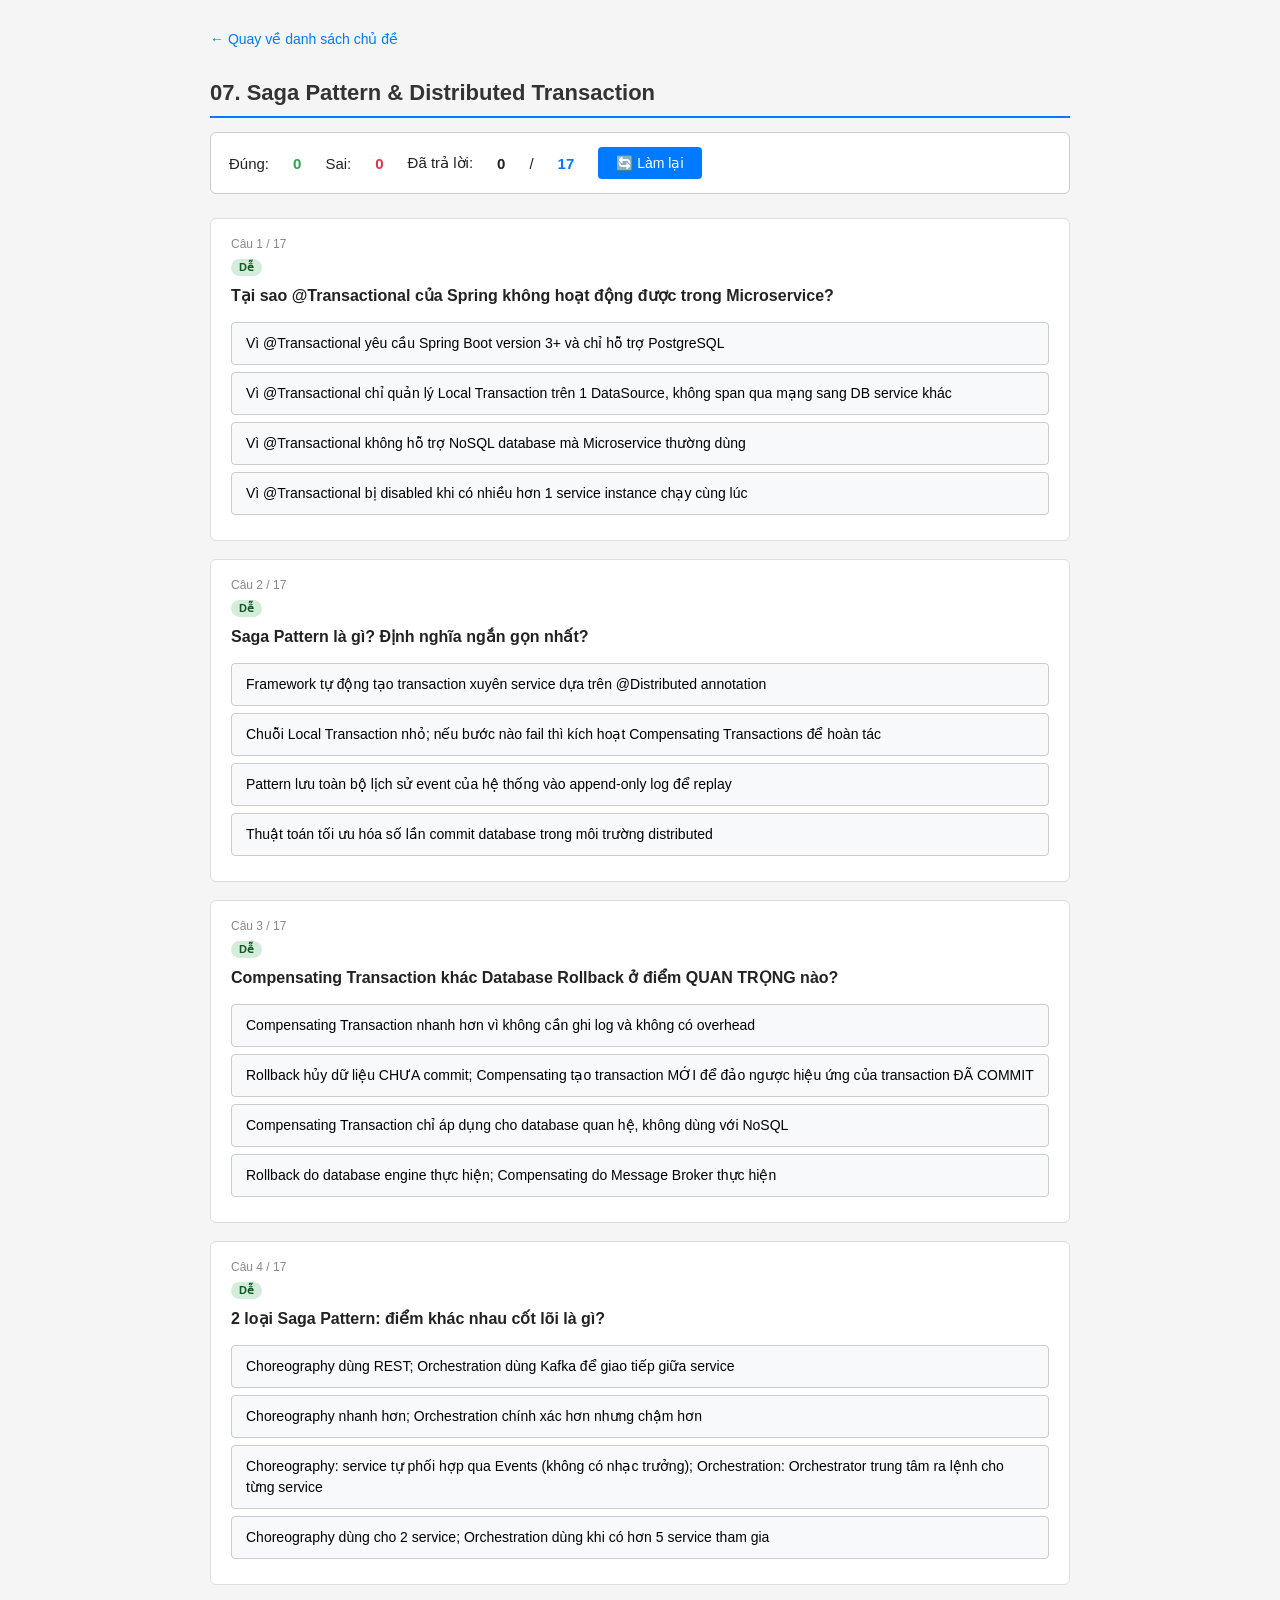
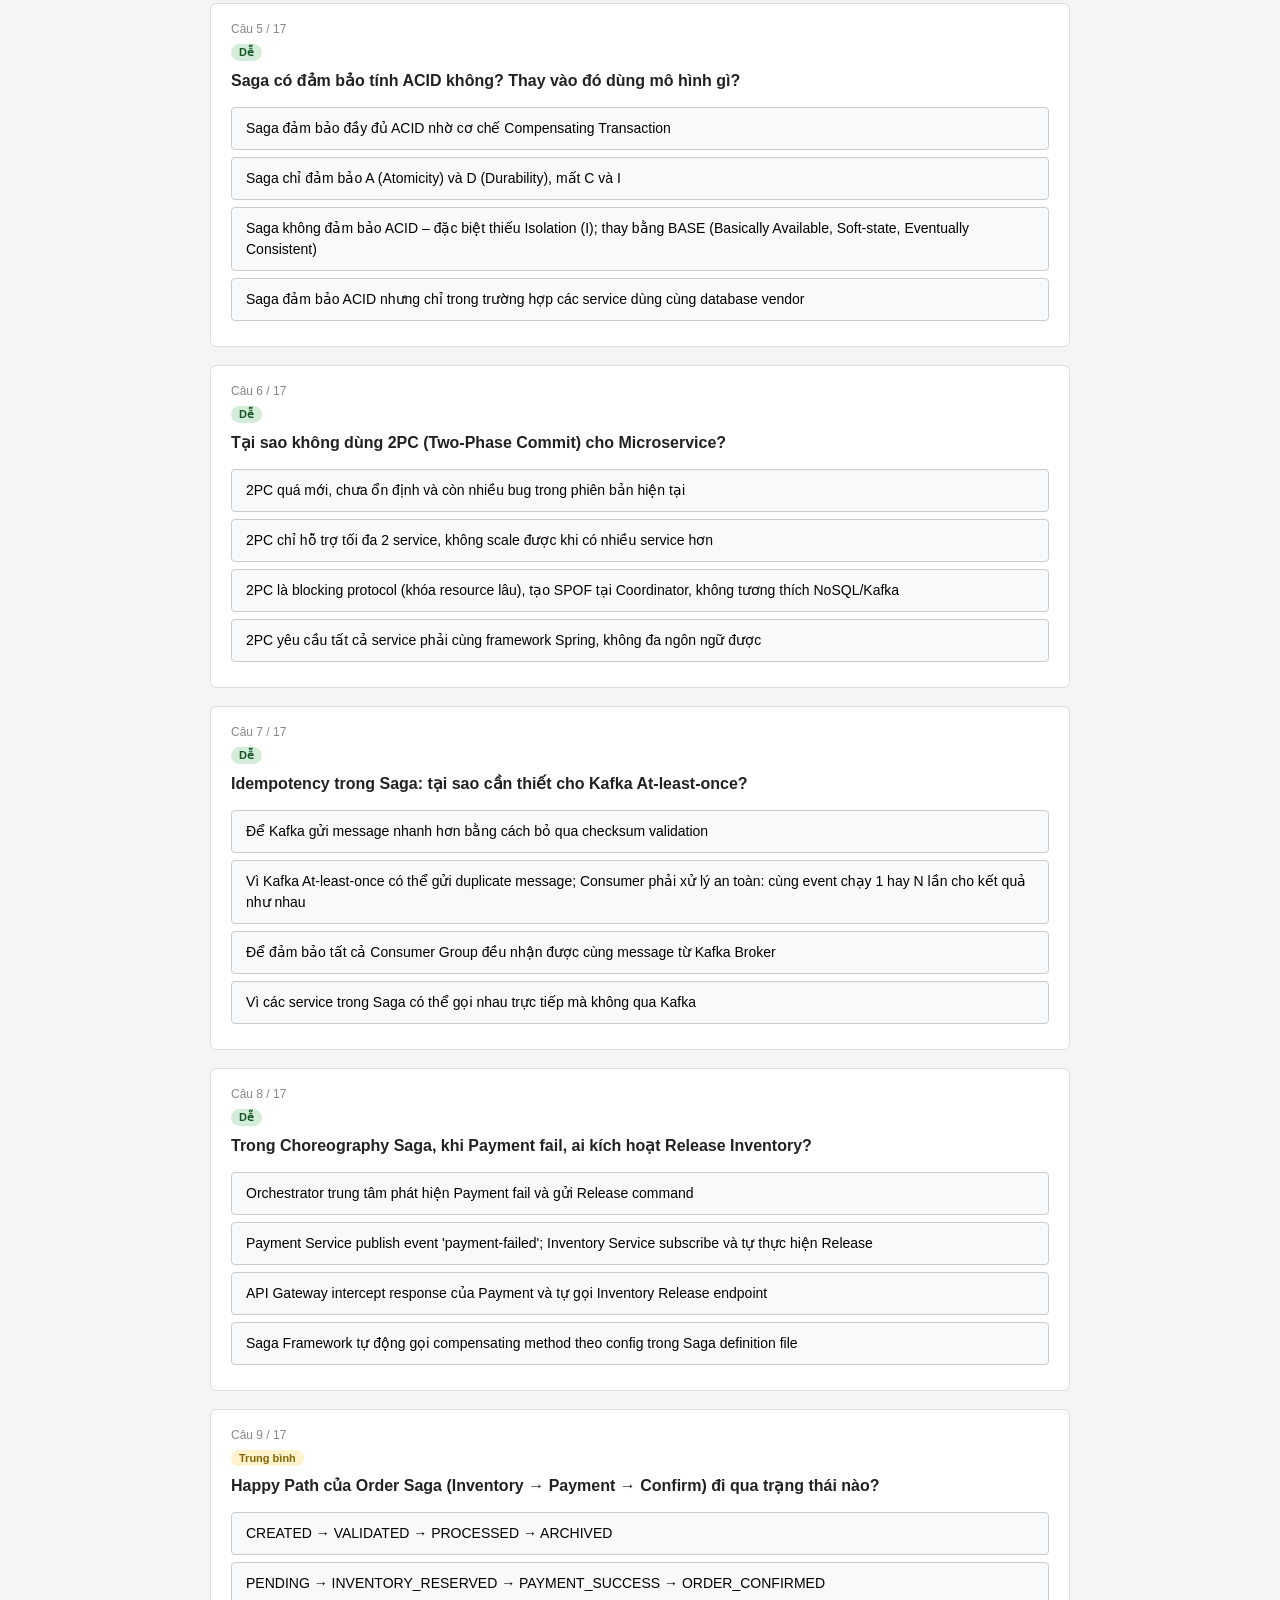
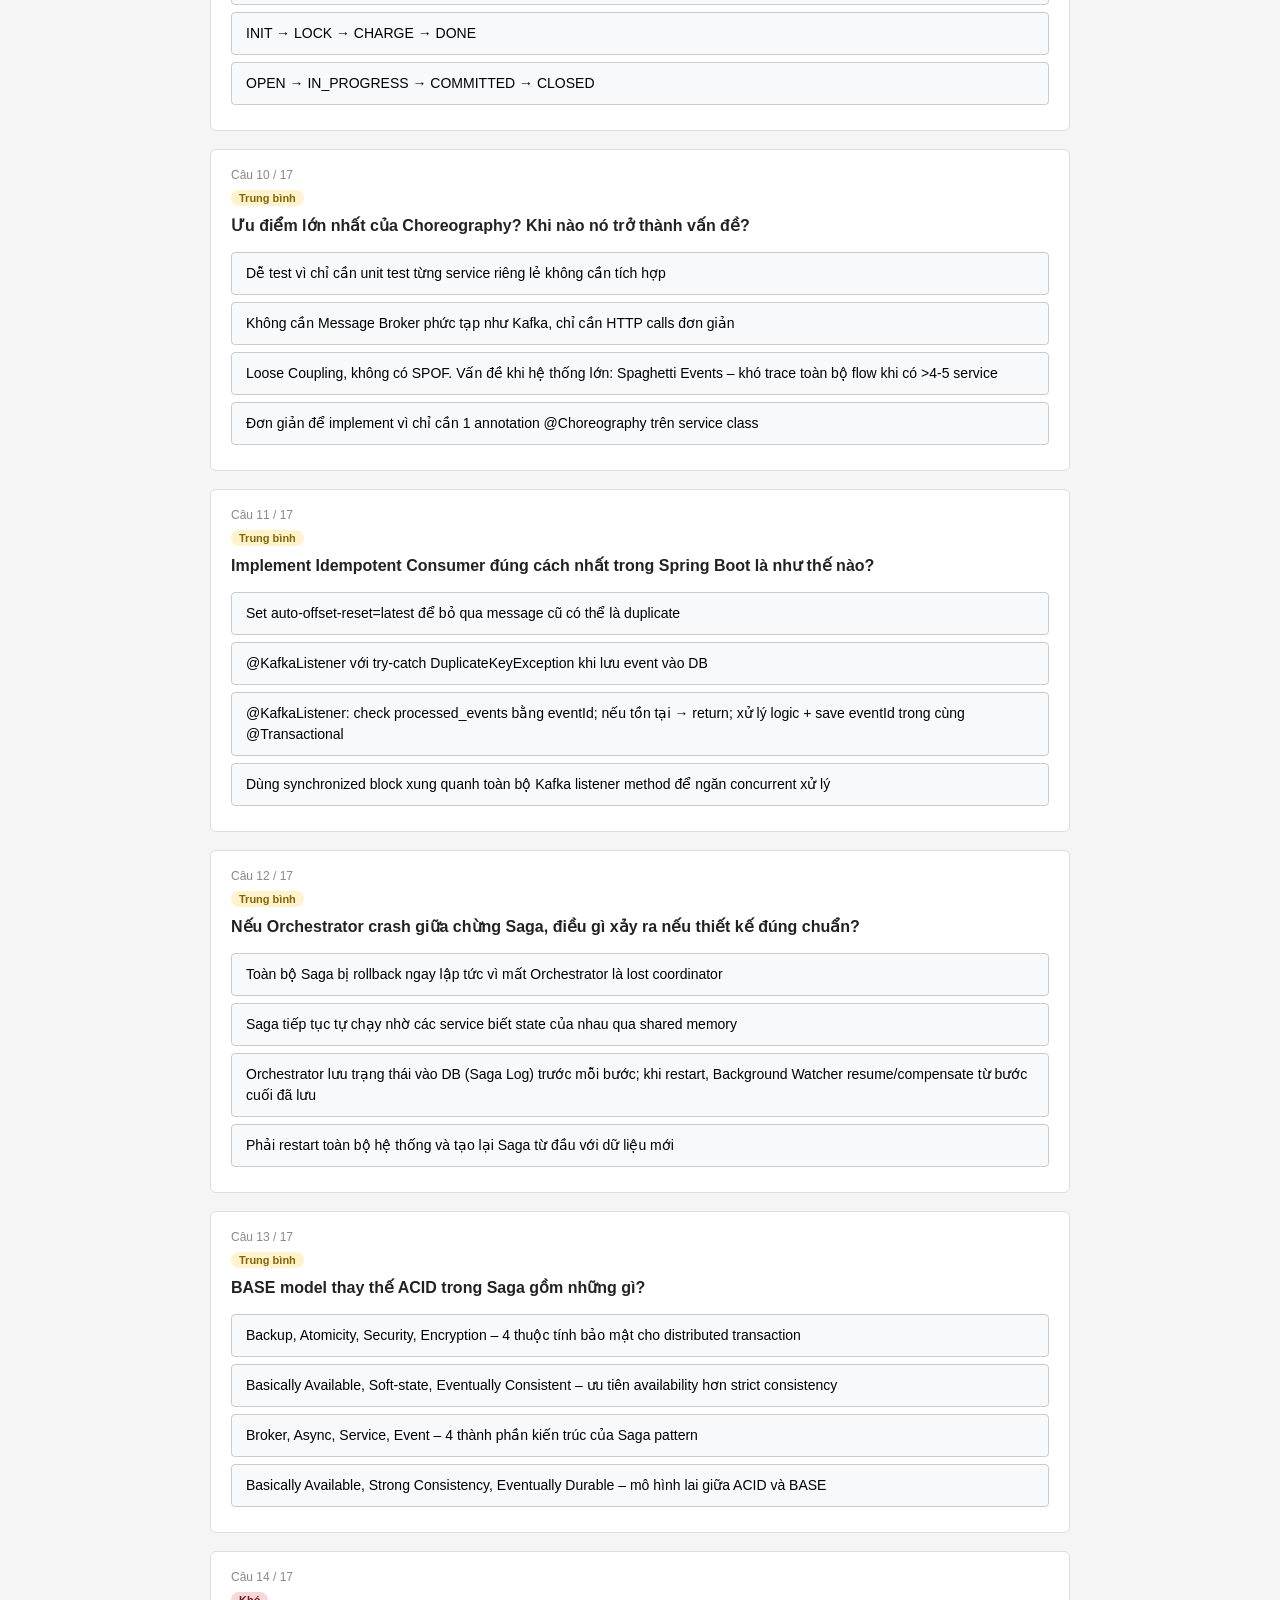
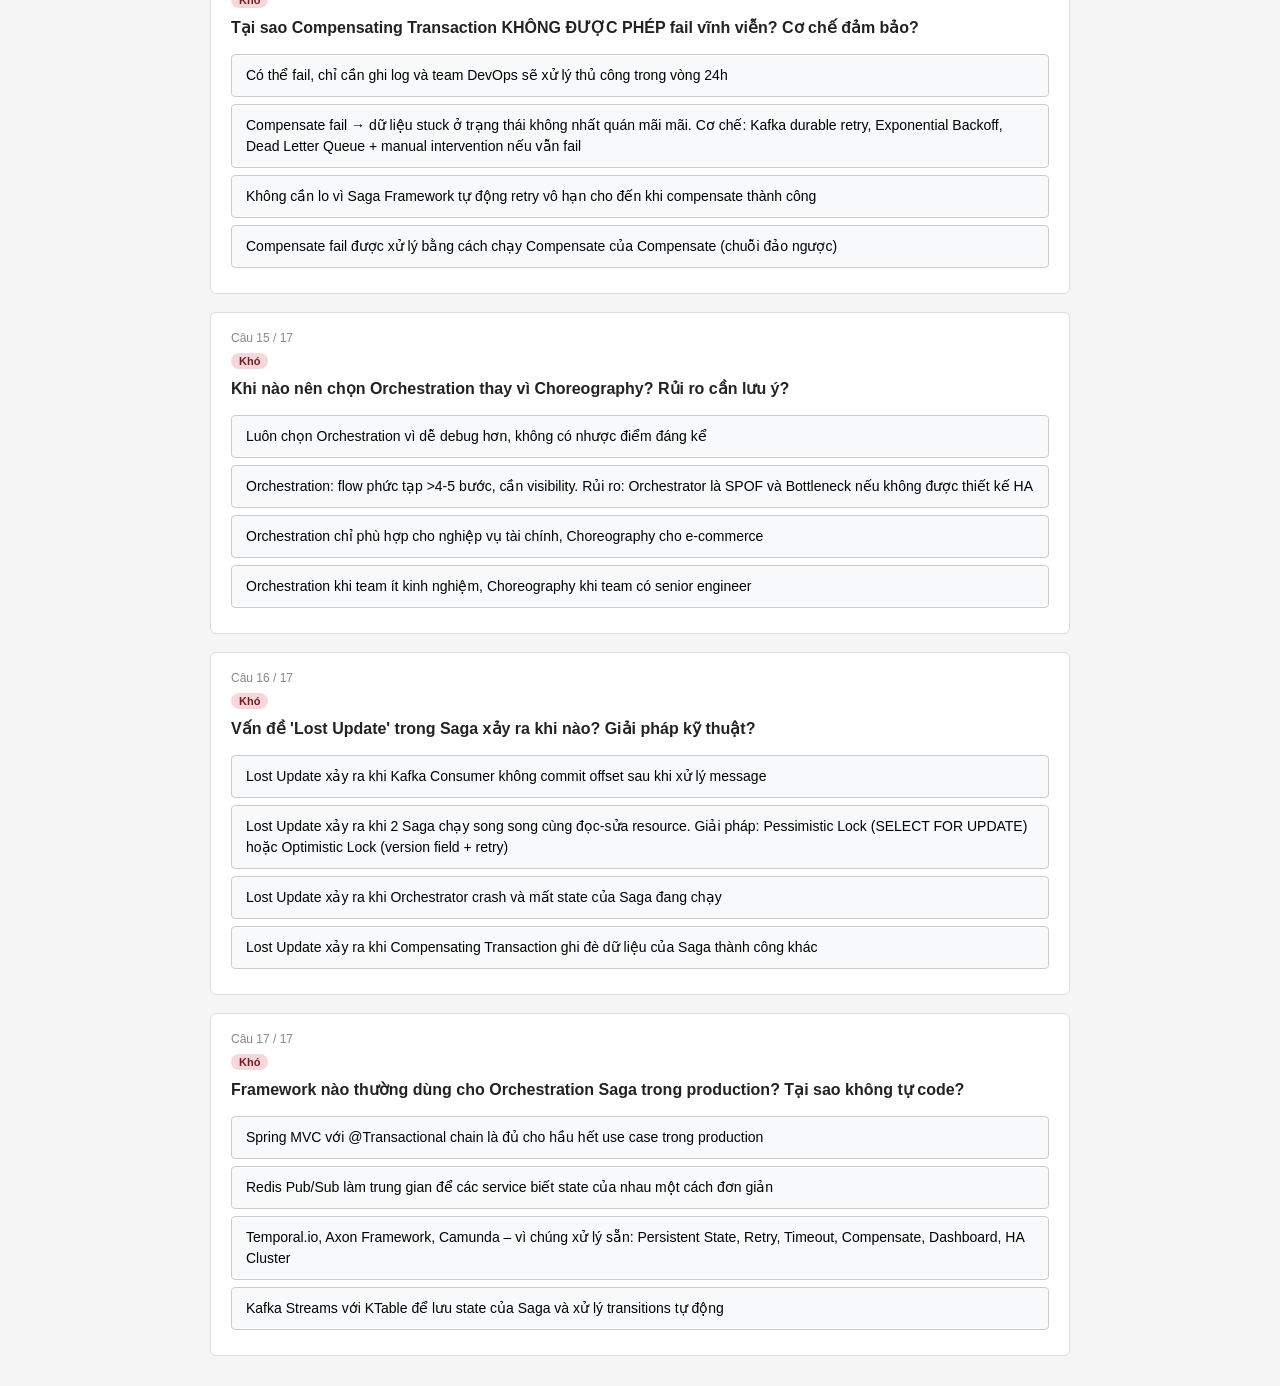
<file: quiz/07_saga_pattern.html>
<!DOCTYPE html>
<html lang="vi">
<head>
  <meta charset="UTF-8">
  <meta name="viewport" content="width=device-width, initial-scale=1.0">
  <title>Quiz 07 – Saga Pattern</title>
  <link rel="stylesheet" href="style.css">
</head>
<body>
  <a class="back-link" href="index.html">← Quay về danh sách chủ đề</a>
  <h1>07. Saga Pattern &amp; Distributed Transaction</h1>
  <div class="score-box">
    Đúng: <span class="correct" id="score-correct">0</span>
    Sai: <span class="wrong" id="score-wrong">0</span>
    Đã trả lời: <span id="score-answered">0</span> / <span class="total" id="score-total">0</span>
    <button class="btn-reset" onclick="resetQuiz()">🔄 Làm lại</button>
  </div>
  <div id="quiz-container"></div>
  <script>
  window.QUIZ_DATA = [
    {
      level: "Dễ",
      q: "Tại sao @Transactional của Spring không hoạt động được trong Microservice?",
      options: [
        "Vì @Transactional yêu cầu Spring Boot version 3+ và chỉ hỗ trợ PostgreSQL",
        "Vì @Transactional chỉ quản lý Local Transaction trên 1 DataSource, không span qua mạng sang DB service khác",
        "Vì @Transactional không hỗ trợ NoSQL database mà Microservice thường dùng",
        "Vì @Transactional bị disabled khi có nhiều hơn 1 service instance chạy cùng lúc"
      ],
      answer: 1,
      explanation: "@Transactional hoạt động qua PlatformTransactionManager với 1 DataSource. Microservice: Service A có DB riêng, Service B có DB riêng ở server khác → không có shared transaction boundary nào."
    },
    {
      level: "Dễ",
      q: "Saga Pattern là gì? Định nghĩa ngắn gọn nhất?",
      options: [
        "Framework tự động tạo transaction xuyên service dựa trên @Distributed annotation",
        "Chuỗi Local Transaction nhỏ; nếu bước nào fail thì kích hoạt Compensating Transactions để hoàn tác",
        "Pattern lưu toàn bộ lịch sử event của hệ thống vào append-only log để replay",
        "Thuật toán tối ưu hóa số lần commit database trong môi trường distributed"
      ],
      answer: 1,
      explanation: "Saga: chuỗi local transactions. Mỗi service thực thi local transaction, publish event. Nếu fail → compensating transactions chạy ngược lại để hoàn tác các bước trước đã commit."
    },
    {
      level: "Dễ",
      q: "Compensating Transaction khác Database Rollback ở điểm QUAN TRỌNG nào?",
      options: [
        "Compensating Transaction nhanh hơn vì không cần ghi log và không có overhead",
        "Rollback hủy dữ liệu CHƯA commit; Compensating tạo transaction MỚI để đảo ngược hiệu ứng của transaction ĐÃ COMMIT",
        "Compensating Transaction chỉ áp dụng cho database quan hệ, không dùng với NoSQL",
        "Rollback do database engine thực hiện; Compensating do Message Broker thực hiện"
      ],
      answer: 1,
      explanation: "Rollback: hủy uncommitted changes trong cùng transaction. Compensating: bước trước ĐÃ commit rồi (dữ liệu đã trong DB), phải tạo transaction mới với logic đảo ngược. Ví dụ: Reserve → Release; Charge → Refund."
    },
    {
      level: "Dễ",
      q: "2 loại Saga Pattern: điểm khác nhau cốt lõi là gì?",
      options: [
        "Choreography dùng REST; Orchestration dùng Kafka để giao tiếp giữa service",
        "Choreography nhanh hơn; Orchestration chính xác hơn nhưng chậm hơn",
        "Choreography: service tự phối hợp qua Events (không có nhạc trưởng); Orchestration: Orchestrator trung tâm ra lệnh cho từng service",
        "Choreography dùng cho 2 service; Orchestration dùng khi có hơn 5 service tham gia"
      ],
      answer: 2,
      explanation: "Choreography: vũ đạo – service tự biết làm gì khi nhận event, loose coupling, phân tán. Orchestration: nhạc trưởng – 1 Orchestrator ra lệnh theo state machine, centralized, dễ debug."
    },
    {
      level: "Dễ",
      q: "Saga có đảm bảo tính ACID không? Thay vào đó dùng mô hình gì?",
      options: [
        "Saga đảm bảo đầy đủ ACID nhờ cơ chế Compensating Transaction",
        "Saga chỉ đảm bảo A (Atomicity) và D (Durability), mất C và I",
        "Saga không đảm bảo ACID – đặc biệt thiếu Isolation (I); thay bằng BASE (Basically Available, Soft-state, Eventually Consistent)",
        "Saga đảm bảo ACID nhưng chỉ trong trường hợp các service dùng cùng database vendor"
      ],
      answer: 2,
      explanation: "Saga mất Isolation: dữ liệu trung gian (inventory đã reserve nhưng payment chưa xong) có thể bị đọc bởi service khác. Chấp nhận BASE thay vì ACID để đổi lấy distributed transaction."
    },
    {
      level: "Dễ",
      q: "Tại sao không dùng 2PC (Two-Phase Commit) cho Microservice?",
      options: [
        "2PC quá mới, chưa ổn định và còn nhiều bug trong phiên bản hiện tại",
        "2PC chỉ hỗ trợ tối đa 2 service, không scale được khi có nhiều service hơn",
        "2PC là blocking protocol (khóa resource lâu), tạo SPOF tại Coordinator, không tương thích NoSQL/Kafka",
        "2PC yêu cầu tất cả service phải cùng framework Spring, không đa ngôn ngữ được"
      ],
      answer: 2,
      explanation: "2PC vấn đề: (1) Blocking – khóa resource trong suốt thời gian prepare, (2) SPOF tại Coordinator, (3) Coordinator crash sau Phase 1 → tất cả participant treo vĩnh viễn, (4) NoSQL/Kafka không hỗ trợ 2PC protocol."
    },
    {
      level: "Dễ",
      q: "Idempotency trong Saga: tại sao cần thiết cho Kafka At-least-once?",
      options: [
        "Để Kafka gửi message nhanh hơn bằng cách bỏ qua checksum validation",
        "Vì Kafka At-least-once có thể gửi duplicate message; Consumer phải xử lý an toàn: cùng event chạy 1 hay N lần cho kết quả như nhau",
        "Để đảm bảo tất cả Consumer Group đều nhận được cùng message từ Kafka Broker",
        "Vì các service trong Saga có thể gọi nhau trực tiếp mà không qua Kafka"
      ],
      answer: 1,
      explanation: "At-least-once: crash trước khi commit offset → Kafka gửi lại. Nếu Consumer không idempotent → trừ tiền 2 lần, reserve inventory 2 lần. Idempotency Key (event_id) ngăn xử lý duplicate."
    },
    {
      level: "Dễ",
      q: "Trong Choreography Saga, khi Payment fail, ai kích hoạt Release Inventory?",
      options: [
        "Orchestrator trung tâm phát hiện Payment fail và gửi Release command",
        "Payment Service publish event 'payment-failed'; Inventory Service subscribe và tự thực hiện Release",
        "API Gateway intercept response của Payment và tự gọi Inventory Release endpoint",
        "Saga Framework tự động gọi compensating method theo config trong Saga definition file"
      ],
      answer: 1,
      explanation: "Choreography: Payment Service publish 'payment-failed'. Inventory Service đã subscribe topic này → tự động nhận event → thực hiện Release Inventory compensating transaction. Không cần coordinator."
    },
    {
      level: "Trung bình",
      q: "Happy Path của Order Saga (Inventory → Payment → Confirm) đi qua trạng thái nào?",
      options: [
        "CREATED → VALIDATED → PROCESSED → ARCHIVED",
        "PENDING → INVENTORY_RESERVED → PAYMENT_SUCCESS → ORDER_CONFIRMED",
        "INIT → LOCK → CHARGE → DONE",
        "OPEN → IN_PROGRESS → COMMITTED → CLOSED"
      ],
      answer: 1,
      explanation: "Order tạo: PENDING. Inventory reserve thành công: INVENTORY_RESERVED. Payment charge thành công: PAYMENT_SUCCESS. Tất cả bước xong: ORDER_CONFIRMED. Từng bước publish event tương ứng."
    },
    {
      level: "Trung bình",
      q: "Ưu điểm lớn nhất của Choreography? Khi nào nó trở thành vấn đề?",
      options: [
        "Dễ test vì chỉ cần unit test từng service riêng lẻ không cần tích hợp",
        "Không cần Message Broker phức tạp như Kafka, chỉ cần HTTP calls đơn giản",
        "Loose Coupling, không có SPOF. Vấn đề khi hệ thống lớn: Spaghetti Events – khó trace toàn bộ flow khi có >4-5 service",
        "Đơn giản để implement vì chỉ cần 1 annotation @Choreography trên service class"
      ],
      answer: 2,
      explanation: "Choreography: Loose Coupling, No SPOF, phân tán. Nhưng khi hệ thống có >4-5 service với flow phức tạp: 'ai publish gì? ai nhận gì? flow tổng thể là gì?' trở thành mê cung Spaghetti Events."
    },
    {
      level: "Trung bình",
      q: "Implement Idempotent Consumer đúng cách nhất trong Spring Boot là như thế nào?",
      options: [
        "Set auto-offset-reset=latest để bỏ qua message cũ có thể là duplicate",
        "@KafkaListener với try-catch DuplicateKeyException khi lưu event vào DB",
        "@KafkaListener: check processed_events bằng eventId; nếu tồn tại → return; xử lý logic + save eventId trong cùng @Transactional",
        "Dùng synchronized block xung quanh toàn bộ Kafka listener method để ngăn concurrent xử lý"
      ],
      answer: 2,
      explanation: "Cốt lõi: check + process + save_eventId trong CÙNG 1 @Transactional. Nếu business logic fail → rollback → eventId không được lưu → Kafka retry là đúng. Đảm bảo atomicity giữa business action và idempotency record."
    },
    {
      level: "Trung bình",
      q: "Nếu Orchestrator crash giữa chừng Saga, điều gì xảy ra nếu thiết kế đúng chuẩn?",
      options: [
        "Toàn bộ Saga bị rollback ngay lập tức vì mất Orchestrator là lost coordinator",
        "Saga tiếp tục tự chạy nhờ các service biết state của nhau qua shared memory",
        "Orchestrator lưu trạng thái vào DB (Saga Log) trước mỗi bước; khi restart, Background Watcher resume/compensate từ bước cuối đã lưu",
        "Phải restart toàn bộ hệ thống và tạo lại Saga từ đầu với dữ liệu mới"
      ],
      answer: 2,
      explanation: "Persistent Saga State: mỗi bước Orchestrator phải lưu {current_step, status, payload} vào DB TRƯỚC khi gửi command. Restart → Watcher tìm IN_PROGRESS saga → resume hoặc compensate từ last checkpoint."
    },
    {
      level: "Trung bình",
      q: "BASE model thay thế ACID trong Saga gồm những gì?",
      options: [
        "Backup, Atomicity, Security, Encryption – 4 thuộc tính bảo mật cho distributed transaction",
        "Basically Available, Soft-state, Eventually Consistent – ưu tiên availability hơn strict consistency",
        "Broker, Async, Service, Event – 4 thành phần kiến trúc của Saga pattern",
        "Basically Available, Strong Consistency, Eventually Durable – mô hình lai giữa ACID và BASE"
      ],
      answer: 1,
      explanation: "BASE: Basically Available (luôn phục vụ được), Soft-state (trạng thái thay đổi theo thời gian không cần input), Eventually Consistent (sau đủ thời gian, tất cả node hội tụ về cùng trạng thái)."
    },
    {
      level: "Khó",
      q: "Tại sao Compensating Transaction KHÔNG ĐƯỢC PHÉP fail vĩnh viễn? Cơ chế đảm bảo?",
      options: [
        "Có thể fail, chỉ cần ghi log và team DevOps sẽ xử lý thủ công trong vòng 24h",
        "Compensate fail → dữ liệu stuck ở trạng thái không nhất quán mãi mãi. Cơ chế: Kafka durable retry, Exponential Backoff, Dead Letter Queue + manual intervention nếu vẫn fail",
        "Không cần lo vì Saga Framework tự động retry vô hạn cho đến khi compensate thành công",
        "Compensate fail được xử lý bằng cách chạy Compensate của Compensate (chuỗi đảo ngược)"
      ],
      answer: 1,
      explanation: "Compensate MUST succeed eventually: (1) Kafka guaranteed delivery, (2) Exponential Backoff retry, (3) Nếu vẫn fail nhiều lần → Dead Letter Queue → alert → Manual Reconciliation bởi kỹ sư. Data corruption không thể chấp nhận."
    },
    {
      level: "Khó",
      q: "Khi nào nên chọn Orchestration thay vì Choreography? Rủi ro cần lưu ý?",
      options: [
        "Luôn chọn Orchestration vì dễ debug hơn, không có nhược điểm đáng kể",
        "Orchestration: flow phức tạp >4-5 bước, cần visibility. Rủi ro: Orchestrator là SPOF và Bottleneck nếu không được thiết kế HA",
        "Orchestration chỉ phù hợp cho nghiệp vụ tài chính, Choreography cho e-commerce",
        "Orchestration khi team ít kinh nghiệm, Choreography khi team có senior engineer"
      ],
      answer: 1,
      explanation: "Orchestration khi: flow phức tạp, nhiều kịch bản rollback khác nhau, cần debug dễ. Rủi ro: Orchestrator SPOF → giải pháp: HA cluster cho Orchestrator + Persistent State + Stateless Orchestrator design."
    },
    {
      level: "Khó",
      q: "Vấn đề 'Lost Update' trong Saga xảy ra khi nào? Giải pháp kỹ thuật?",
      options: [
        "Lost Update xảy ra khi Kafka Consumer không commit offset sau khi xử lý message",
        "Lost Update xảy ra khi 2 Saga chạy song song cùng đọc-sửa resource. Giải pháp: Pessimistic Lock (SELECT FOR UPDATE) hoặc Optimistic Lock (version field + retry)",
        "Lost Update xảy ra khi Orchestrator crash và mất state của Saga đang chạy",
        "Lost Update xảy ra khi Compensating Transaction ghi đè dữ liệu của Saga thành công khác"
      ],
      answer: 1,
      explanation: "Hậu quả mất Isolation: 2 order cùng reserve item cuối. Pessimistic: SELECT FOR UPDATE lock row → an toàn, giảm throughput. Optimistic: version field, retry khi version conflict → không lock, tốt cho low-contention."
    },
    {
      level: "Khó",
      q: "Framework nào thường dùng cho Orchestration Saga trong production? Tại sao không tự code?",
      options: [
        "Spring MVC với @Transactional chain là đủ cho hầu hết use case trong production",
        "Redis Pub/Sub làm trung gian để các service biết state của nhau một cách đơn giản",
        "Temporal.io, Axon Framework, Camunda – vì chúng xử lý sẵn: Persistent State, Retry, Timeout, Compensate, Dashboard, HA Cluster",
        "Kafka Streams với KTable để lưu state của Saga và xử lý transitions tự động"
      ],
      answer: 2,
      explanation: "Temporal: code workflow như bình thường nhưng tự persistent, replay khi crash, retry, timeout. Axon: Event Sourcing + CQRS + Saga. Tự code: phức tạp, nhiều edge case (timeout, crash, partial failure), dễ bug nghiêm trọng."
    }
  ];
  </script>
  <script src="quiz-engine.js"></script>
</body>
</html>
</file>
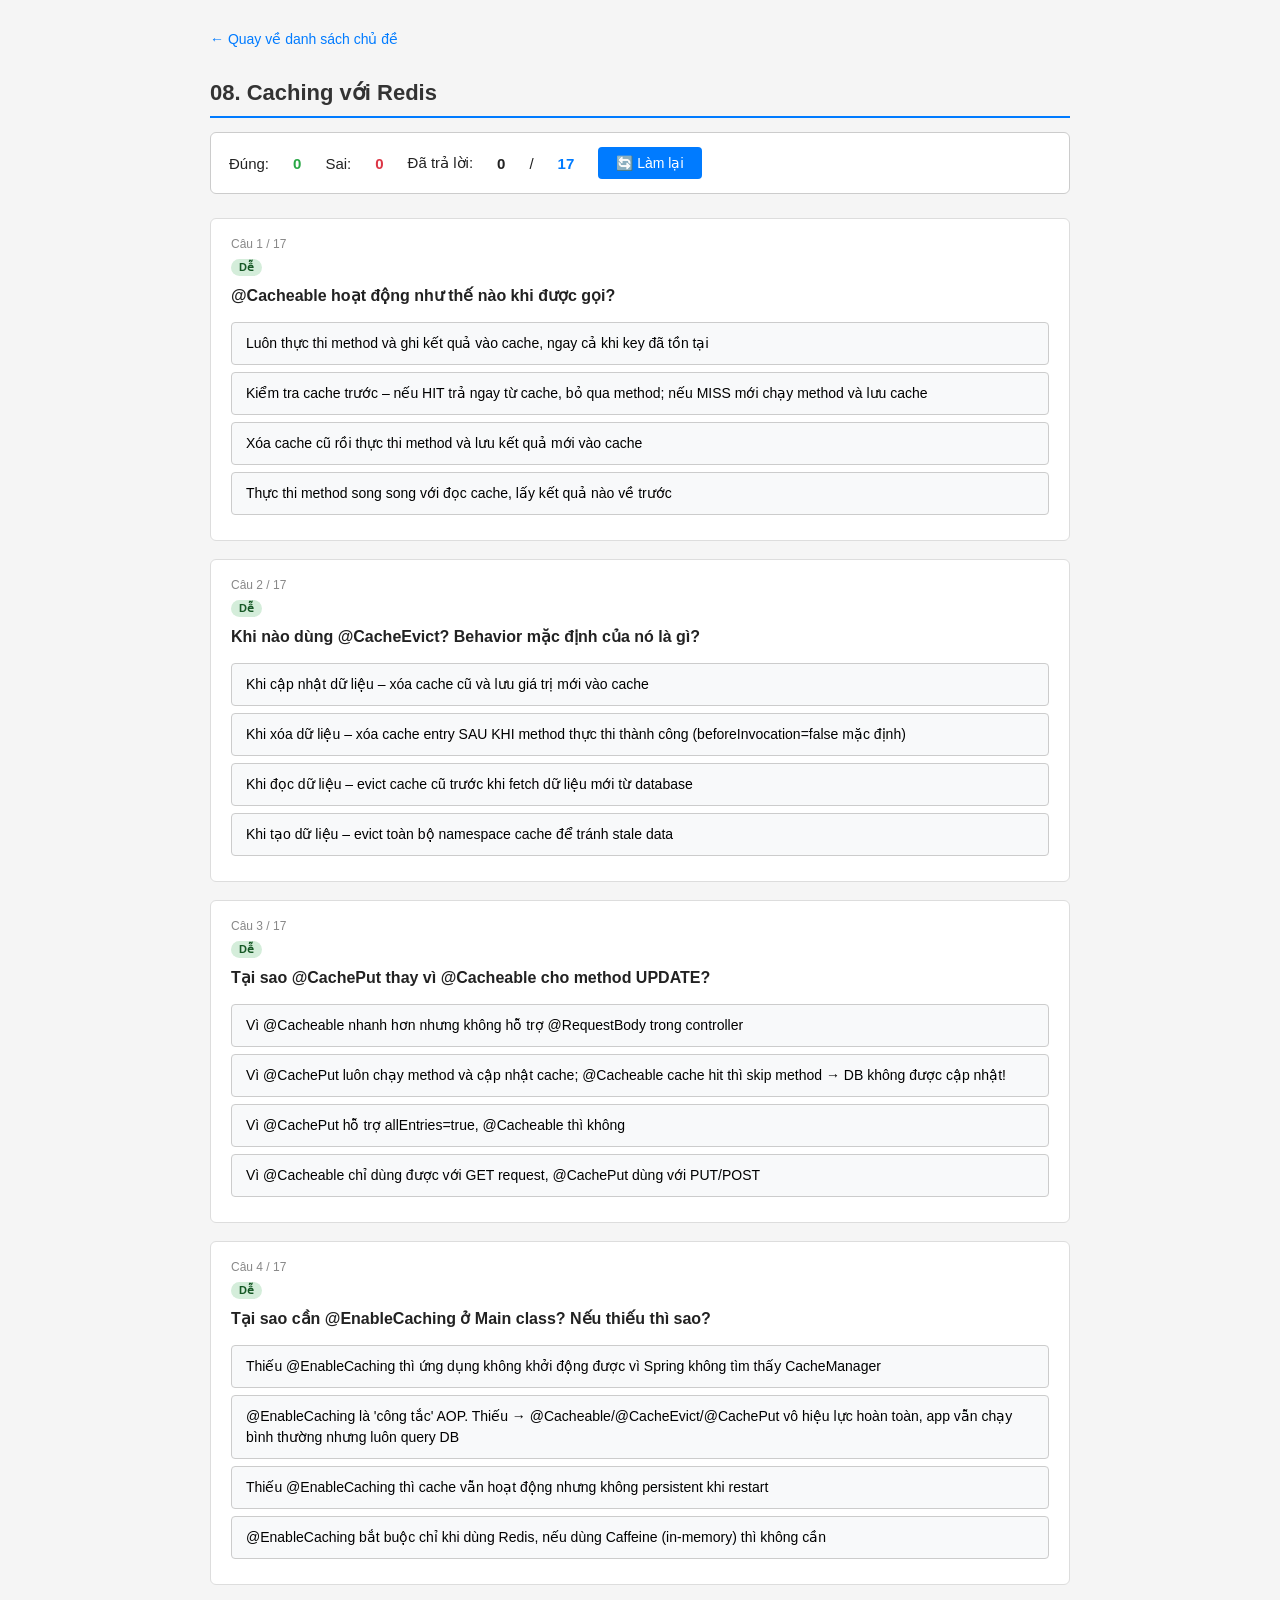
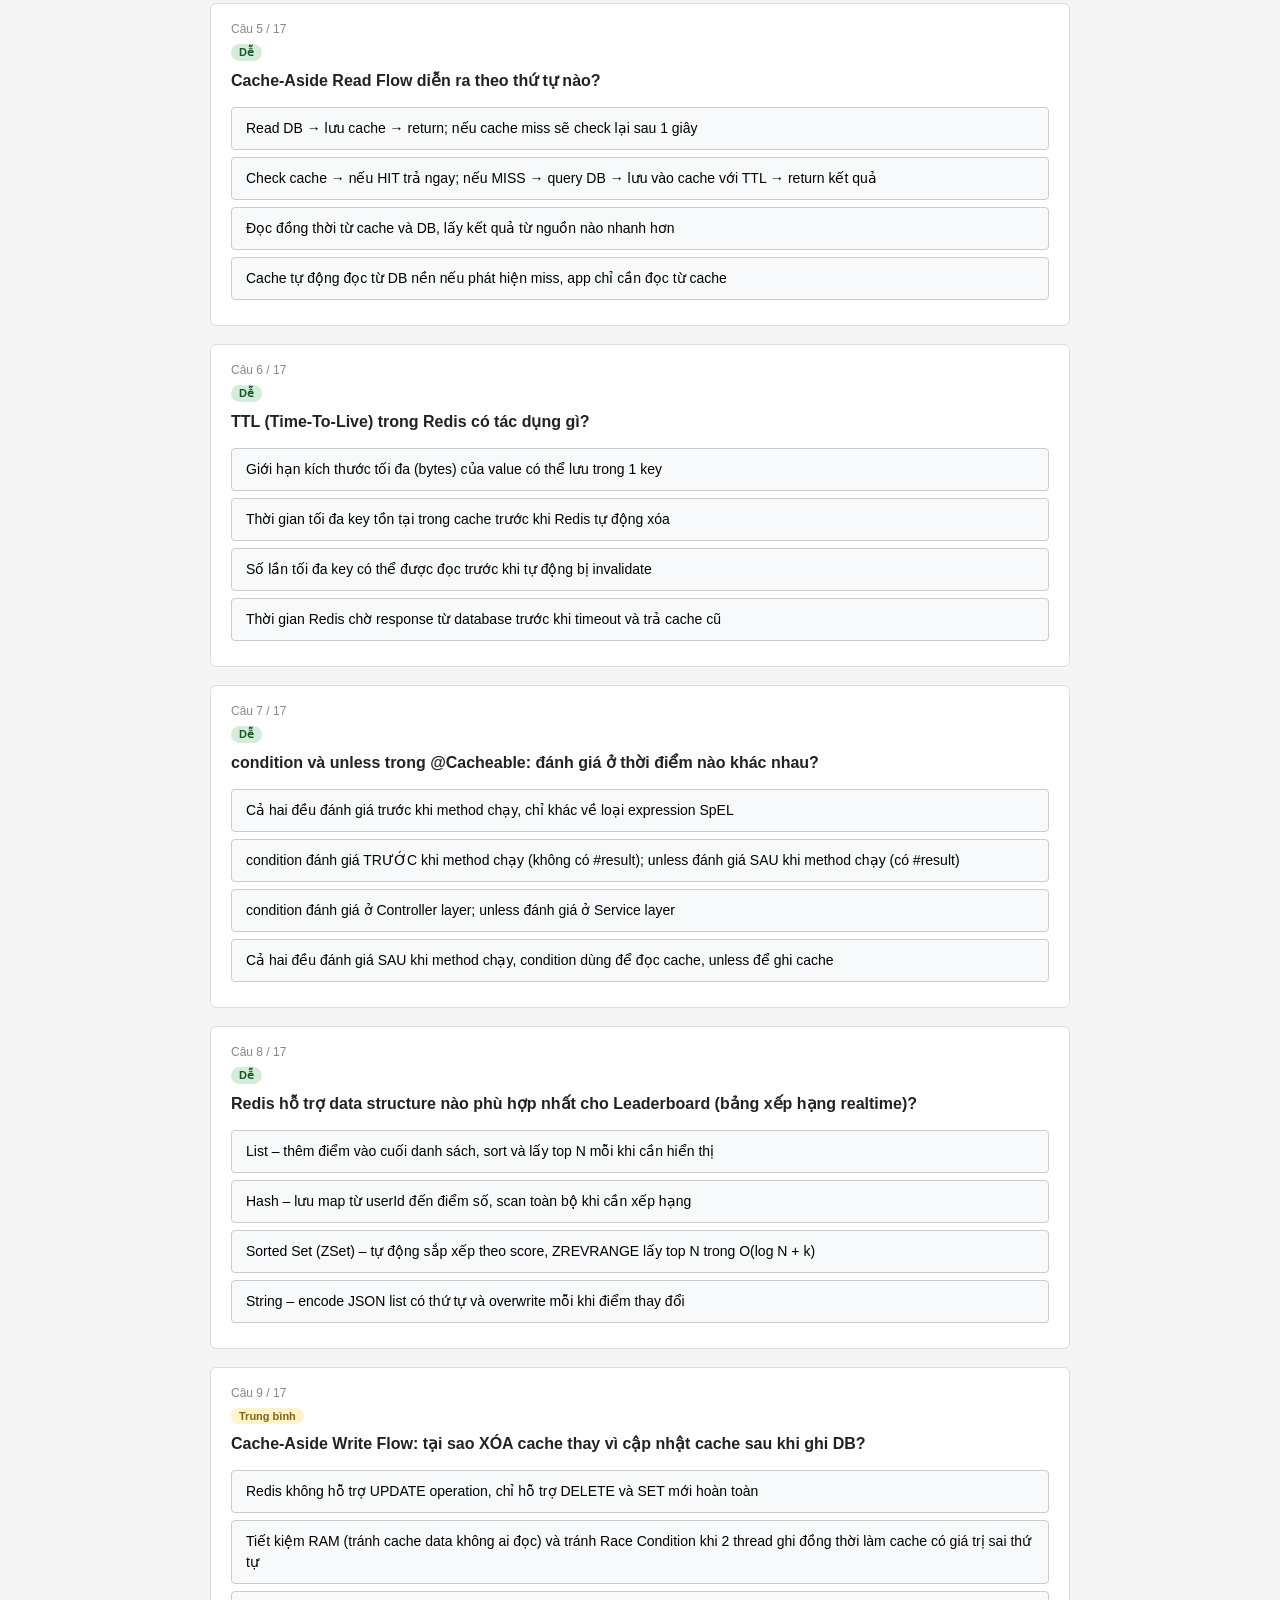
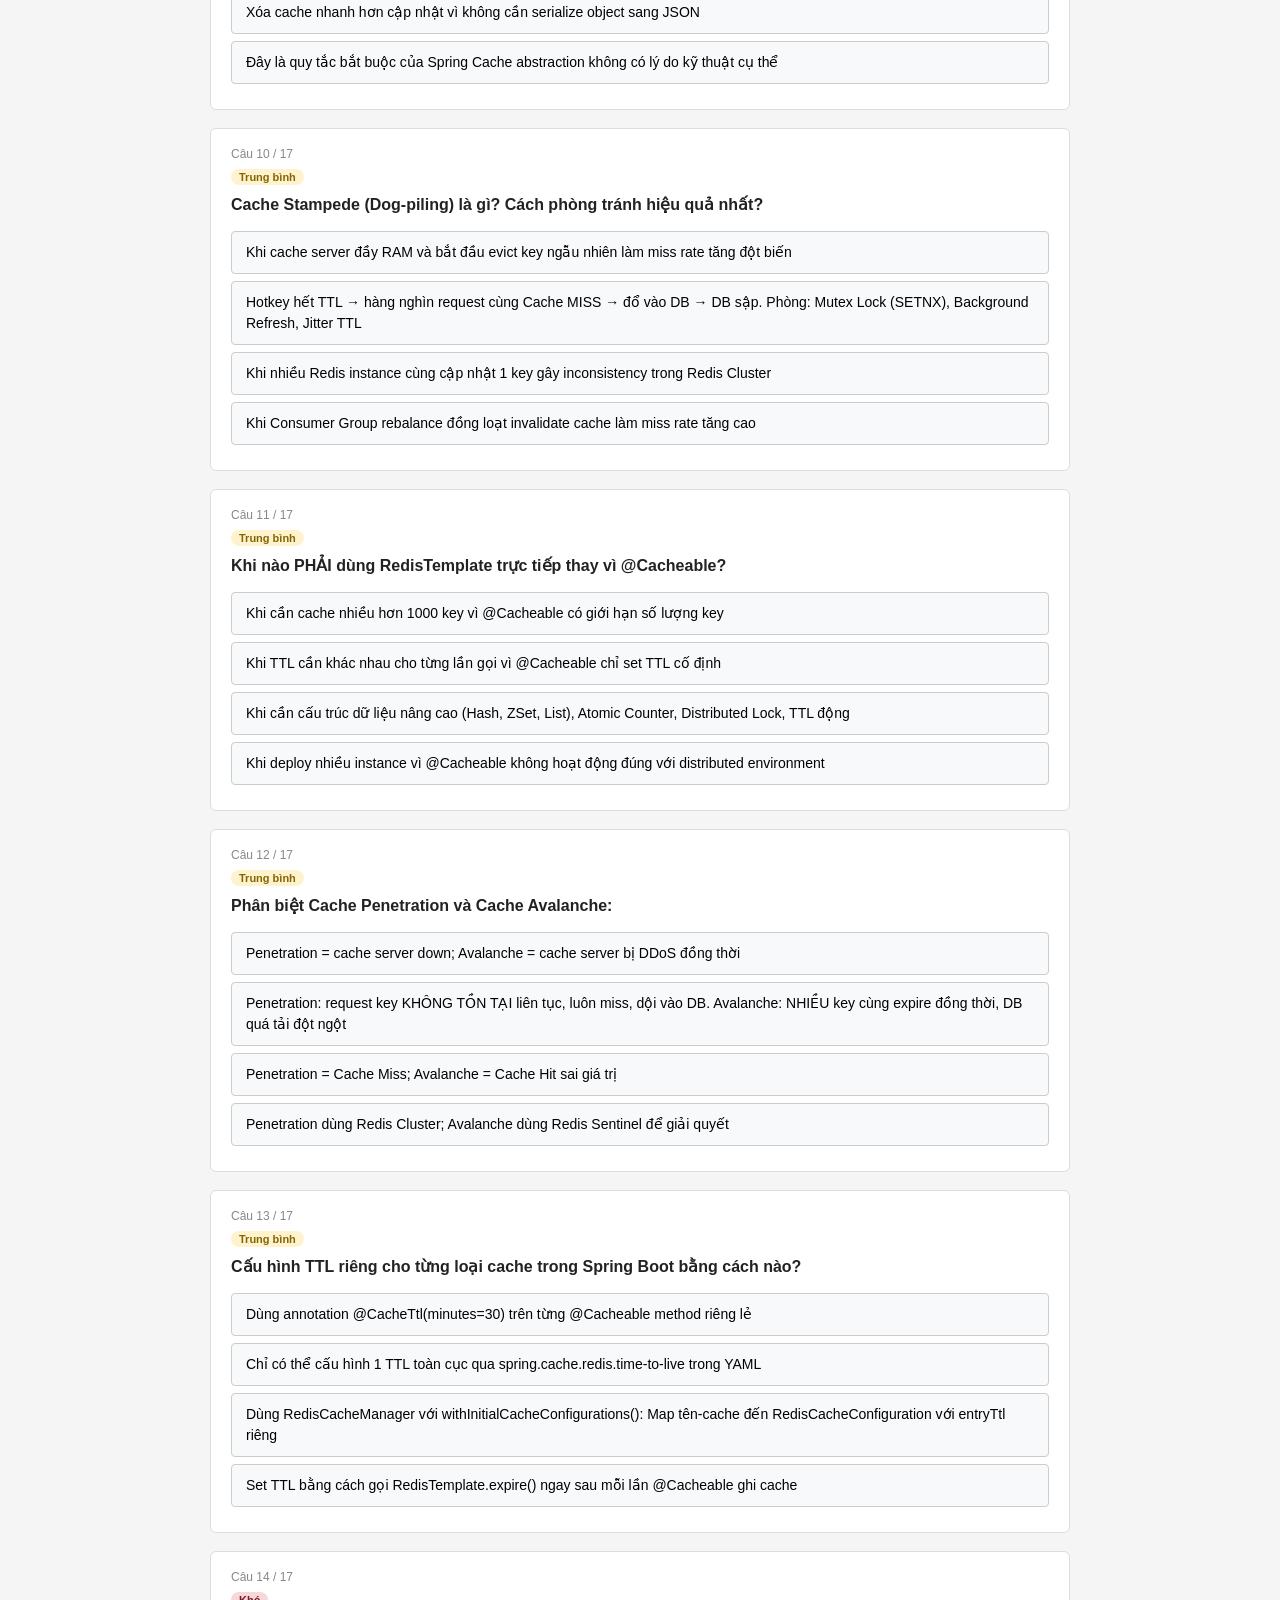
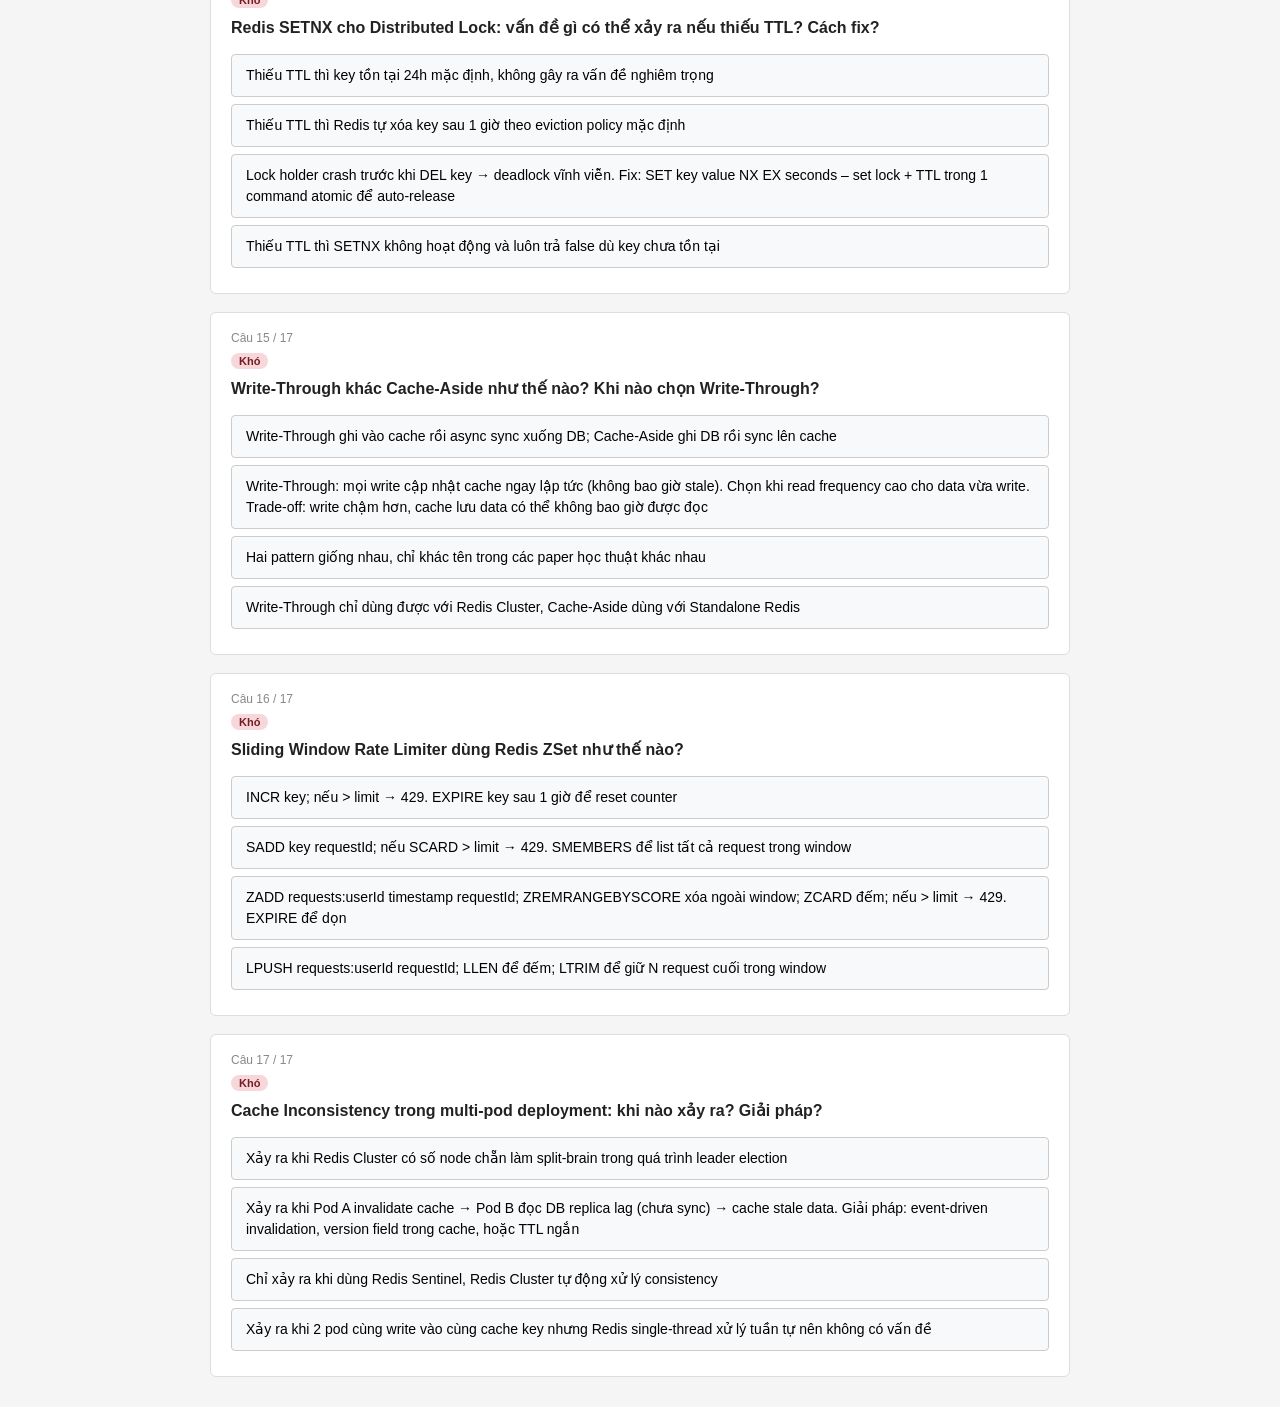
<file: quiz/08_caching_redis.html>
<!DOCTYPE html>
<html lang="vi">
<head>
  <meta charset="UTF-8">
  <meta name="viewport" content="width=device-width, initial-scale=1.0">
  <title>Quiz 08 – Caching với Redis</title>
  <link rel="stylesheet" href="style.css">
</head>
<body>
  <a class="back-link" href="index.html">← Quay về danh sách chủ đề</a>
  <h1>08. Caching với Redis</h1>
  <div class="score-box">
    Đúng: <span class="correct" id="score-correct">0</span>
    Sai: <span class="wrong" id="score-wrong">0</span>
    Đã trả lời: <span id="score-answered">0</span> / <span class="total" id="score-total">0</span>
    <button class="btn-reset" onclick="resetQuiz()">🔄 Làm lại</button>
  </div>
  <div id="quiz-container"></div>
  <script>
  window.QUIZ_DATA = [
    {
      level: "Dễ",
      q: "@Cacheable hoạt động như thế nào khi được gọi?",
      options: [
        "Luôn thực thi method và ghi kết quả vào cache, ngay cả khi key đã tồn tại",
        "Kiểm tra cache trước – nếu HIT trả ngay từ cache, bỏ qua method; nếu MISS mới chạy method và lưu cache",
        "Xóa cache cũ rồi thực thi method và lưu kết quả mới vào cache",
        "Thực thi method song song với đọc cache, lấy kết quả nào về trước"
      ],
      answer: 1,
      explanation: "@Cacheable = Lazy Loading. Cache HIT → bỏ qua method hoàn toàn (không chạy code, không gọi DB) → trả cache. MISS → chạy method → lưu kết quả vào cache → trả kết quả."
    },
    {
      level: "Dễ",
      q: "Khi nào dùng @CacheEvict? Behavior mặc định của nó là gì?",
      options: [
        "Khi cập nhật dữ liệu – xóa cache cũ và lưu giá trị mới vào cache",
        "Khi xóa dữ liệu – xóa cache entry SAU KHI method thực thi thành công (beforeInvocation=false mặc định)",
        "Khi đọc dữ liệu – evict cache cũ trước khi fetch dữ liệu mới từ database",
        "Khi tạo dữ liệu – evict toàn bộ namespace cache để tránh stale data"
      ],
      answer: 1,
      explanation: "@CacheEvict mặc định (beforeInvocation=false): method chạy trước (xóa DB), xóa cache SAU khi method thành công. Nếu method fail → cache không bị xóa → nhất quán. allEntries=true xóa toàn bộ namespace."
    },
    {
      level: "Dễ",
      q: "Tại sao @CachePut thay vì @Cacheable cho method UPDATE?",
      options: [
        "Vì @Cacheable nhanh hơn nhưng không hỗ trợ @RequestBody trong controller",
        "Vì @CachePut luôn chạy method và cập nhật cache; @Cacheable cache hit thì skip method → DB không được cập nhật!",
        "Vì @CachePut hỗ trợ allEntries=true, @Cacheable thì không",
        "Vì @Cacheable chỉ dùng được với GET request, @CachePut dùng với PUT/POST"
      ],
      answer: 1,
      explanation: "@Cacheable trên method update: nếu cache HIT → Spring bỏ qua method → DB vẫn là dữ liệu cũ → bug nghiêm trọng. @CachePut: luôn chạy method (update DB) rồi ghi kết quả mới vào cache."
    },
    {
      level: "Dễ",
      q: "Tại sao cần @EnableCaching ở Main class? Nếu thiếu thì sao?",
      options: [
        "Thiếu @EnableCaching thì ứng dụng không khởi động được vì Spring không tìm thấy CacheManager",
        "@EnableCaching là 'công tắc' AOP. Thiếu → @Cacheable/@CacheEvict/@CachePut vô hiệu lực hoàn toàn, app vẫn chạy bình thường nhưng luôn query DB",
        "Thiếu @EnableCaching thì cache vẫn hoạt động nhưng không persistent khi restart",
        "@EnableCaching bắt buộc chỉ khi dùng Redis, nếu dùng Caffeine (in-memory) thì không cần"
      ],
      answer: 1,
      explanation: "Thiếu @EnableCaching: không có CacheInterceptor AOP proxy → annotation cache bị ignore → mọi method call đều thực thi và query DB. Ứng dụng chạy bình thường nhưng không có caching. Silent failure."
    },
    {
      level: "Dễ",
      q: "Cache-Aside Read Flow diễn ra theo thứ tự nào?",
      options: [
        "Read DB → lưu cache → return; nếu cache miss sẽ check lại sau 1 giây",
        "Check cache → nếu HIT trả ngay; nếu MISS → query DB → lưu vào cache với TTL → return kết quả",
        "Đọc đồng thời từ cache và DB, lấy kết quả từ nguồn nào nhanh hơn",
        "Cache tự động đọc từ DB nền nếu phát hiện miss, app chỉ cần đọc từ cache"
      ],
      answer: 1,
      explanation: "Cache-Aside (Lazy Loading): app tự quản lý. Read: cache first → HIT: return. MISS: query DB → populate cache với TTL → return. Không bao giờ đọc cả 2 cùng lúc để tránh double load."
    },
    {
      level: "Dễ",
      q: "TTL (Time-To-Live) trong Redis có tác dụng gì?",
      options: [
        "Giới hạn kích thước tối đa (bytes) của value có thể lưu trong 1 key",
        "Thời gian tối đa key tồn tại trong cache trước khi Redis tự động xóa",
        "Số lần tối đa key có thể được đọc trước khi tự động bị invalidate",
        "Thời gian Redis chờ response từ database trước khi timeout và trả cache cũ"
      ],
      answer: 1,
      explanation: "TTL: SET key value EX 3600 → key tự xóa sau 3600s. TTL key → xem còn bao nhiêu giây. Tránh stale data tồn tại mãi trong cache. Redis có 2 cơ chế xóa: lazy expiration + active expiration sampling."
    },
    {
      level: "Dễ",
      q: "condition và unless trong @Cacheable: đánh giá ở thời điểm nào khác nhau?",
      options: [
        "Cả hai đều đánh giá trước khi method chạy, chỉ khác về loại expression SpEL",
        "condition đánh giá TRƯỚC khi method chạy (không có #result); unless đánh giá SAU khi method chạy (có #result)",
        "condition đánh giá ở Controller layer; unless đánh giá ở Service layer",
        "Cả hai đều đánh giá SAU khi method chạy, condition dùng để đọc cache, unless để ghi cache"
      ],
      answer: 1,
      explanation: "condition='#id > 0': check TRƯỚC (không có #result). unless='#result == null': check SAU (có #result). Ví dụ: unless='#result.isEmpty()' → không cache nếu kết quả empty list."
    },
    {
      level: "Dễ",
      q: "Redis hỗ trợ data structure nào phù hợp nhất cho Leaderboard (bảng xếp hạng realtime)?",
      options: [
        "List – thêm điểm vào cuối danh sách, sort và lấy top N mỗi khi cần hiển thị",
        "Hash – lưu map từ userId đến điểm số, scan toàn bộ khi cần xếp hạng",
        "Sorted Set (ZSet) – tự động sắp xếp theo score, ZREVRANGE lấy top N trong O(log N + k)",
        "String – encode JSON list có thứ tự và overwrite mỗi khi điểm thay đổi"
      ],
      answer: 2,
      explanation: "ZSet: ZADD leaderboard score userId. Tự maintain sorted order. ZREVRANGE 0 9 WITHSCORES → top 10. ZINCRBY → cộng điểm atomic. O(log N) insert. Đây là use case kinh điển nhất của Sorted Set."
    },
    {
      level: "Trung bình",
      q: "Cache-Aside Write Flow: tại sao XÓA cache thay vì cập nhật cache sau khi ghi DB?",
      options: [
        "Redis không hỗ trợ UPDATE operation, chỉ hỗ trợ DELETE và SET mới hoàn toàn",
        "Tiết kiệm RAM (tránh cache data không ai đọc) và tránh Race Condition khi 2 thread ghi đồng thời làm cache có giá trị sai thứ tự",
        "Xóa cache nhanh hơn cập nhật vì không cần serialize object sang JSON",
        "Đây là quy tắc bắt buộc của Spring Cache abstraction không có lý do kỹ thuật cụ thể"
      ],
      answer: 1,
      explanation: "2 lý do kỹ thuật: (1) Tiết kiệm RAM – update cache cho data không ai đọc lại = lãng phí. (2) Race condition: Thread A write(v2) + Thread B write(v1) cùng lúc → cache có v1 nhưng DB có v2 (hoặc ngược lại). Delete an toàn hơn."
    },
    {
      level: "Trung bình",
      q: "Cache Stampede (Dog-piling) là gì? Cách phòng tránh hiệu quả nhất?",
      options: [
        "Khi cache server đầy RAM và bắt đầu evict key ngẫu nhiên làm miss rate tăng đột biến",
        "Hotkey hết TTL → hàng nghìn request cùng Cache MISS → đổ vào DB → DB sập. Phòng: Mutex Lock (SETNX), Background Refresh, Jitter TTL",
        "Khi nhiều Redis instance cùng cập nhật 1 key gây inconsistency trong Redis Cluster",
        "Khi Consumer Group rebalance đồng loạt invalidate cache làm miss rate tăng cao"
      ],
      answer: 1,
      explanation: "Cache Stampede / Thundering Herd. Giải pháp: (1) Mutex SETNX: chỉ 1 thread query DB, rest wait+retry. (2) Background Refresh: refresh trước khi expire (TTL còn 10%). (3) Jitter TTL: thêm random để key không cùng expire."
    },
    {
      level: "Trung bình",
      q: "Khi nào PHẢI dùng RedisTemplate trực tiếp thay vì @Cacheable?",
      options: [
        "Khi cần cache nhiều hơn 1000 key vì @Cacheable có giới hạn số lượng key",
        "Khi TTL cần khác nhau cho từng lần gọi vì @Cacheable chỉ set TTL cố định",
        "Khi cần cấu trúc dữ liệu nâng cao (Hash, ZSet, List), Atomic Counter, Distributed Lock, TTL động",
        "Khi deploy nhiều instance vì @Cacheable không hoạt động đúng với distributed environment"
      ],
      answer: 2,
      explanation: "@Cacheable chỉ hỗ trợ simple key-value (serialize object → JSON string). RedisTemplate cần cho: Shopping Cart (Hash opsForHash), Leaderboard (ZSet), Rate Limiter (INCR), Distributed Lock (setIfAbsent SETNX), OTP TTL động."
    },
    {
      level: "Trung bình",
      q: "Phân biệt Cache Penetration và Cache Avalanche:",
      options: [
        "Penetration = cache server down; Avalanche = cache server bị DDoS đồng thời",
        "Penetration: request key KHÔNG TỒN TẠI liên tục, luôn miss, dội vào DB. Avalanche: NHIỀU key cùng expire đồng thời, DB quá tải đột ngột",
        "Penetration = Cache Miss; Avalanche = Cache Hit sai giá trị",
        "Penetration dùng Redis Cluster; Avalanche dùng Redis Sentinel để giải quyết"
      ],
      answer: 1,
      explanation: "Penetration: attacker gửi request ID không tồn tại → luôn miss → mỗi request hit DB. Fix: cache null result hoặc Bloom Filter. Avalanche: 10.000 key cùng expire lúc 00:00 → 10.000 DB queries đồng thời. Fix: Jitter TTL."
    },
    {
      level: "Trung bình",
      q: "Cấu hình TTL riêng cho từng loại cache trong Spring Boot bằng cách nào?",
      options: [
        "Dùng annotation @CacheTtl(minutes=30) trên từng @Cacheable method riêng lẻ",
        "Chỉ có thể cấu hình 1 TTL toàn cục qua spring.cache.redis.time-to-live trong YAML",
        "Dùng RedisCacheManager với withInitialCacheConfigurations(): Map tên-cache đến RedisCacheConfiguration với entryTtl riêng",
        "Set TTL bằng cách gọi RedisTemplate.expire() ngay sau mỗi lần @Cacheable ghi cache"
      ],
      answer: 2,
      explanation: "RedisCacheManager Builder: cacheConfigs.put('products', config.entryTtl(Duration.ofMinutes(30))); cacheConfigs.put('users', config.entryTtl(Duration.ofMinutes(10))). withInitialCacheConfigurations(cacheConfigs). Linh hoạt per-cache-name."
    },
    {
      level: "Khó",
      q: "Redis SETNX cho Distributed Lock: vấn đề gì có thể xảy ra nếu thiếu TTL? Cách fix?",
      options: [
        "Thiếu TTL thì key tồn tại 24h mặc định, không gây ra vấn đề nghiêm trọng",
        "Thiếu TTL thì Redis tự xóa key sau 1 giờ theo eviction policy mặc định",
        "Lock holder crash trước khi DEL key → deadlock vĩnh viễn. Fix: SET key value NX EX seconds – set lock + TTL trong 1 command atomic để auto-release",
        "Thiếu TTL thì SETNX không hoạt động và luôn trả false dù key chưa tồn tại"
      ],
      answer: 2,
      explanation: "Deadlock: SET LOCK 'held' NX (thành công) → process crash → không ai DEL key → mọi process sau không lấy được lock vĩnh viễn. Fix: SET key value NX EX 30 (atomic: SET + TTL). Auto-release sau 30s dù holder crash."
    },
    {
      level: "Khó",
      q: "Write-Through khác Cache-Aside như thế nào? Khi nào chọn Write-Through?",
      options: [
        "Write-Through ghi vào cache rồi async sync xuống DB; Cache-Aside ghi DB rồi sync lên cache",
        "Write-Through: mọi write cập nhật cache ngay lập tức (không bao giờ stale). Chọn khi read frequency cao cho data vừa write. Trade-off: write chậm hơn, cache lưu data có thể không bao giờ được đọc",
        "Hai pattern giống nhau, chỉ khác tên trong các paper học thuật khác nhau",
        "Write-Through chỉ dùng được với Redis Cluster, Cache-Aside dùng với Standalone Redis"
      ],
      answer: 1,
      explanation: "Write-Through: write → DB AND cache đồng thời. Luôn nhất quán, không bao giờ stale. Cache-Aside: write → DB, invalidate cache. Đơn giản hơn, nhưng first-read sau write sẽ cache miss. Chọn Write-Through khi read:write ratio cao."
    },
    {
      level: "Khó",
      q: "Sliding Window Rate Limiter dùng Redis ZSet như thế nào?",
      options: [
        "INCR key; nếu > limit → 429. EXPIRE key sau 1 giờ để reset counter",
        "SADD key requestId; nếu SCARD > limit → 429. SMEMBERS để list tất cả request trong window",
        "ZADD requests:userId timestamp requestId; ZREMRANGEBYSCORE xóa ngoài window; ZCARD đếm; nếu > limit → 429. EXPIRE để dọn",
        "LPUSH requests:userId requestId; LLEN để đếm; LTRIM để giữ N request cuối trong window"
      ],
      answer: 2,
      explanation: "ZSet: score = timestamp, value = requestId. Mỗi request: (1) ZREMRANGEBYSCORE 0 (now-window), (2) ZCARD → nếu > limit → 429, (3) ZADD score=now value=requestId, (4) EXPIRE. Sliding = loại request cũ liên tục."
    },
    {
      level: "Khó",
      q: "Cache Inconsistency trong multi-pod deployment: khi nào xảy ra? Giải pháp?",
      options: [
        "Xảy ra khi Redis Cluster có số node chẵn làm split-brain trong quá trình leader election",
        "Xảy ra khi Pod A invalidate cache → Pod B đọc DB replica lag (chưa sync) → cache stale data. Giải pháp: event-driven invalidation, version field trong cache, hoặc TTL ngắn",
        "Chỉ xảy ra khi dùng Redis Sentinel, Redis Cluster tự động xử lý consistency",
        "Xảy ra khi 2 pod cùng write vào cùng cache key nhưng Redis single-thread xử lý tuần tự nên không có vấn đề"
      ],
      answer: 1,
      explanation: "Race: Pod A write DB → invalidate cache → Pod B cache miss → read DB replica (chưa sync write của A) → cache stale value. Giải pháp: (1) Kafka publish cache-invalidation event, (2) Version/ETag trong cache value, (3) TTL ngắn hơn replication lag."
    }
  ];
  </script>
  <script src="quiz-engine.js"></script>
</body>
</html>
</file>
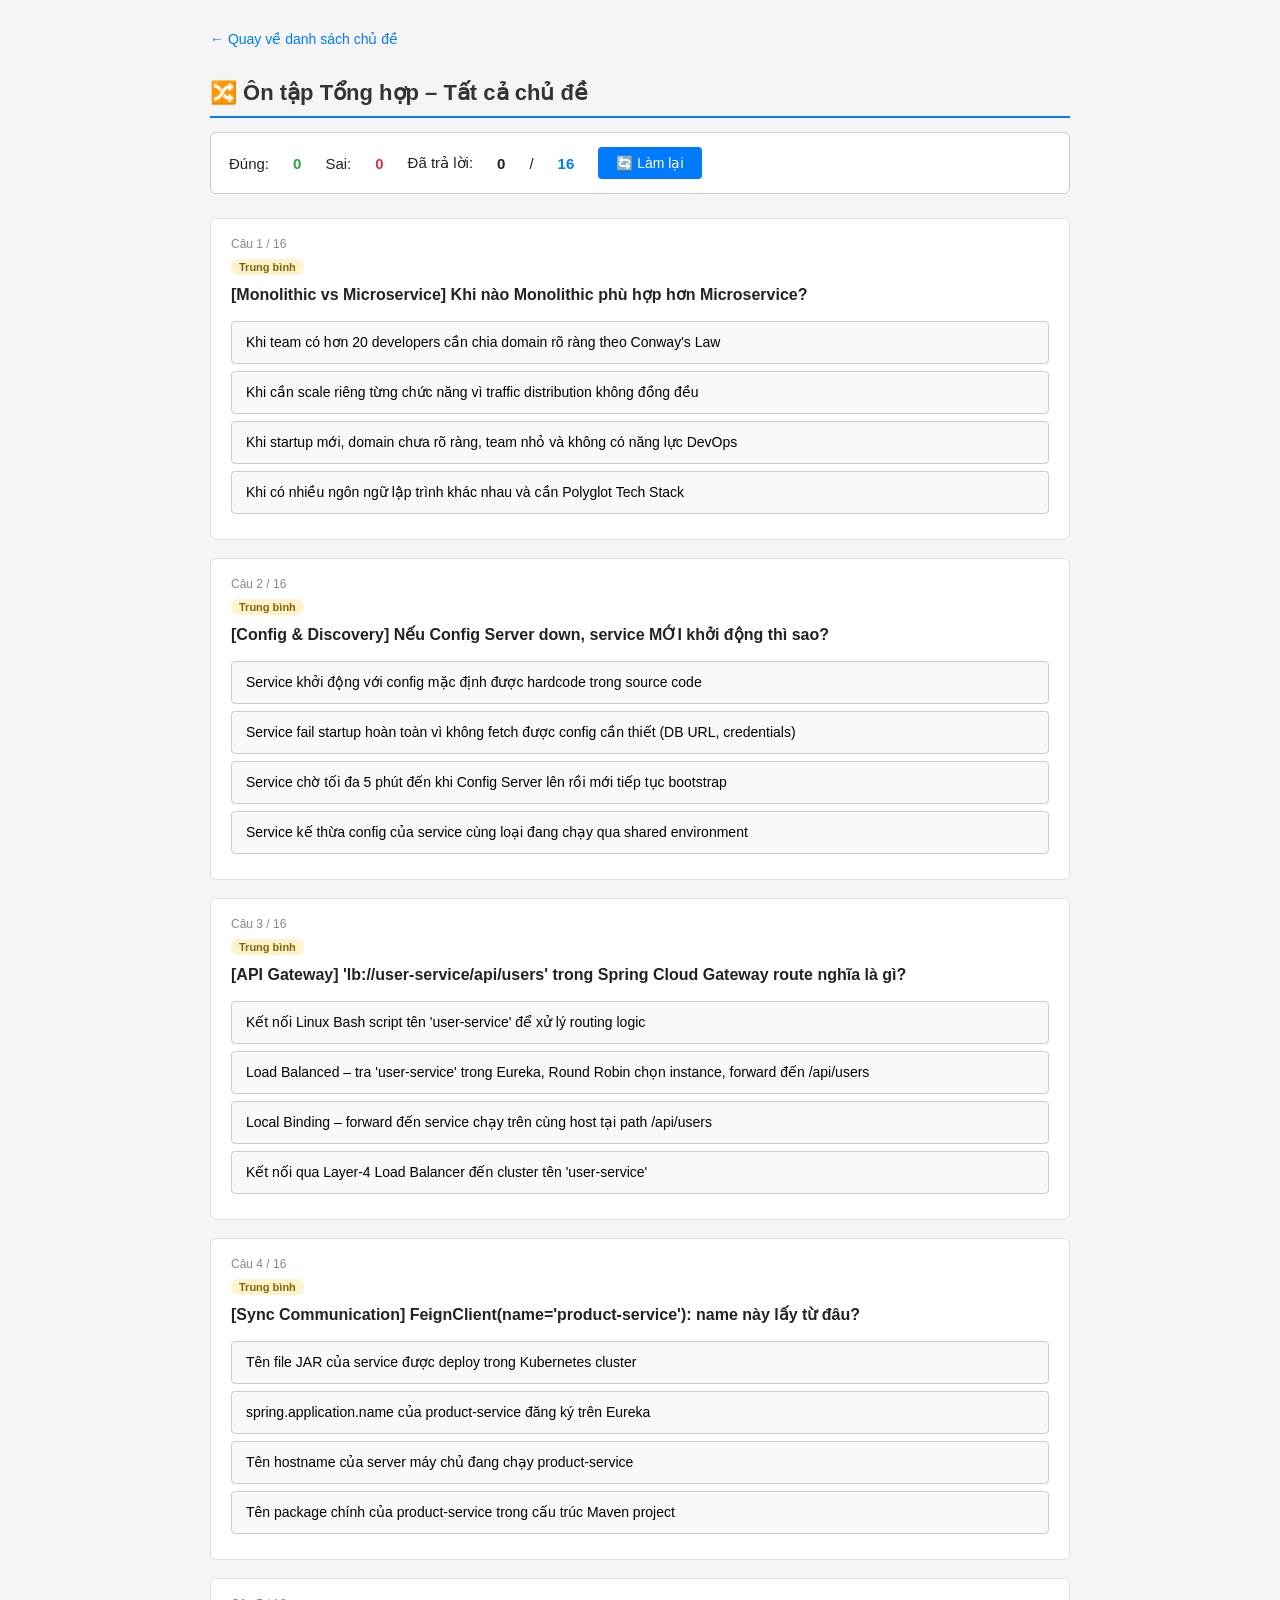
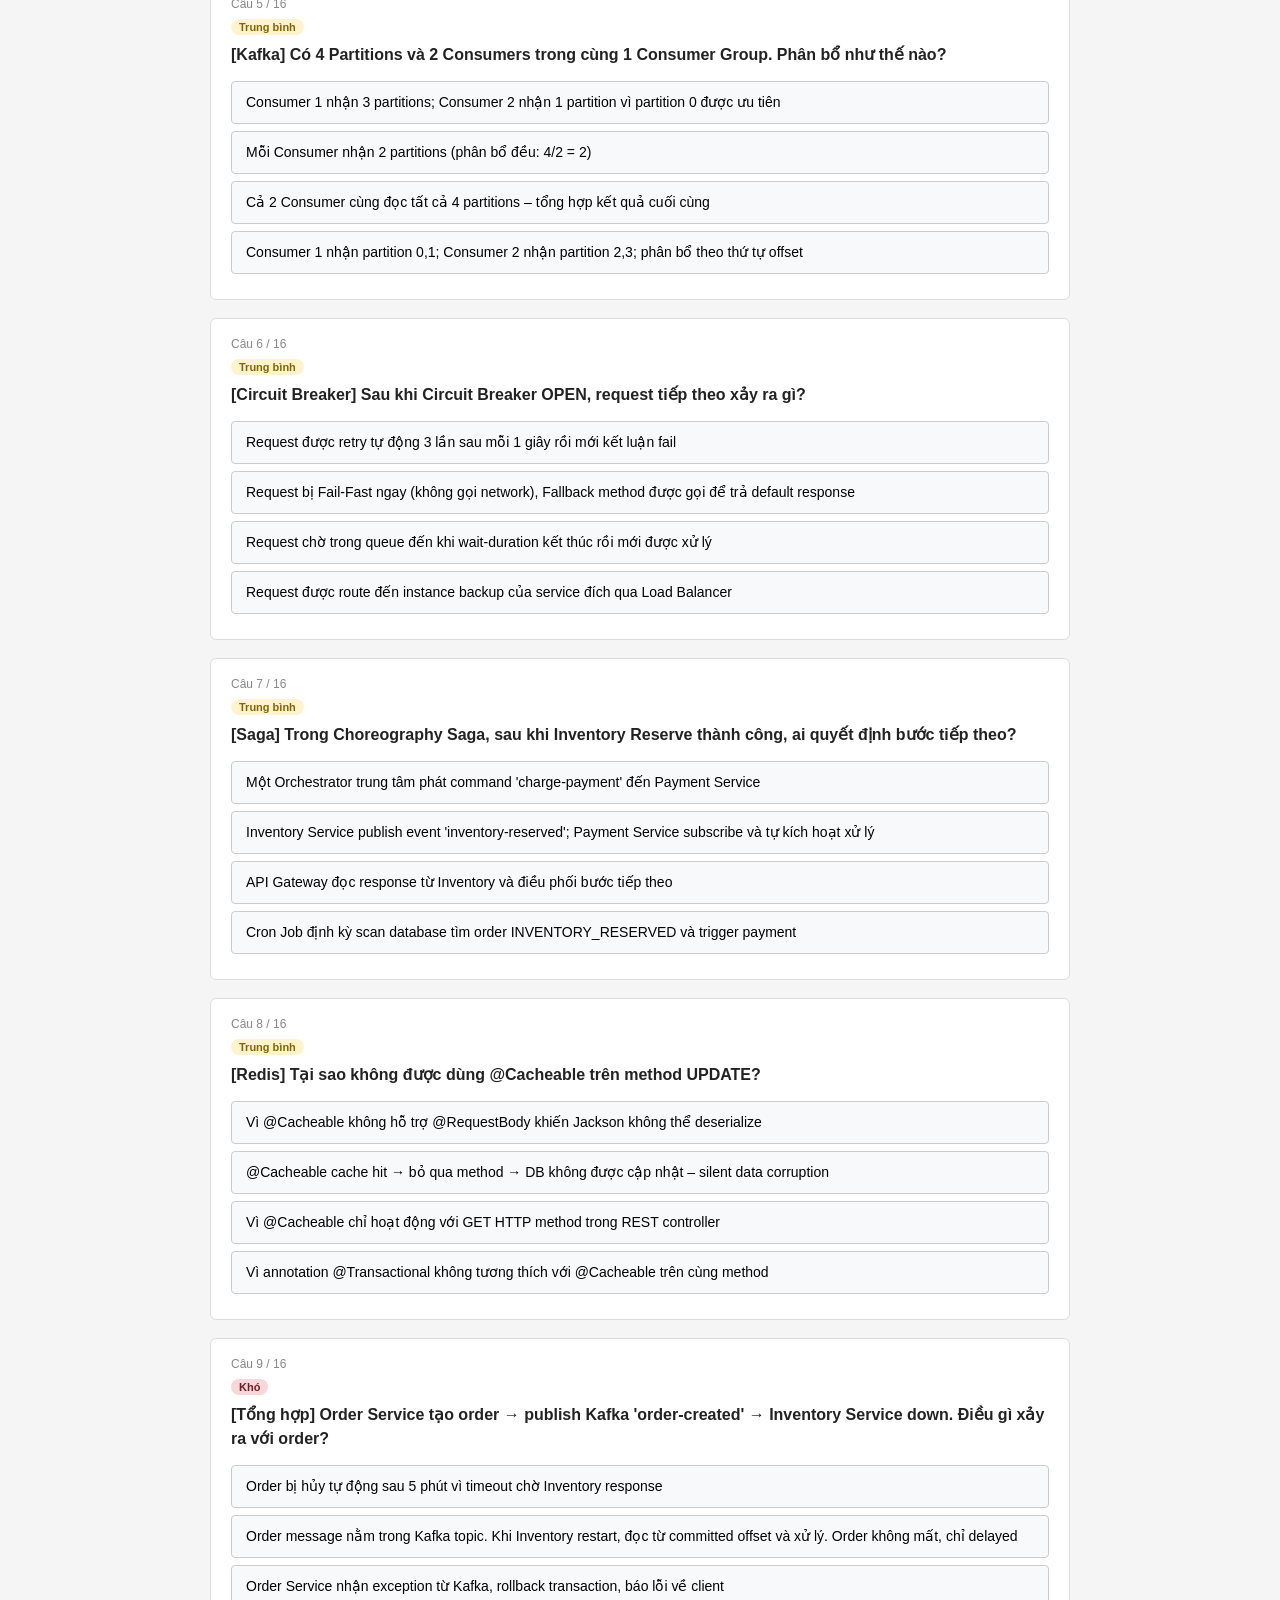
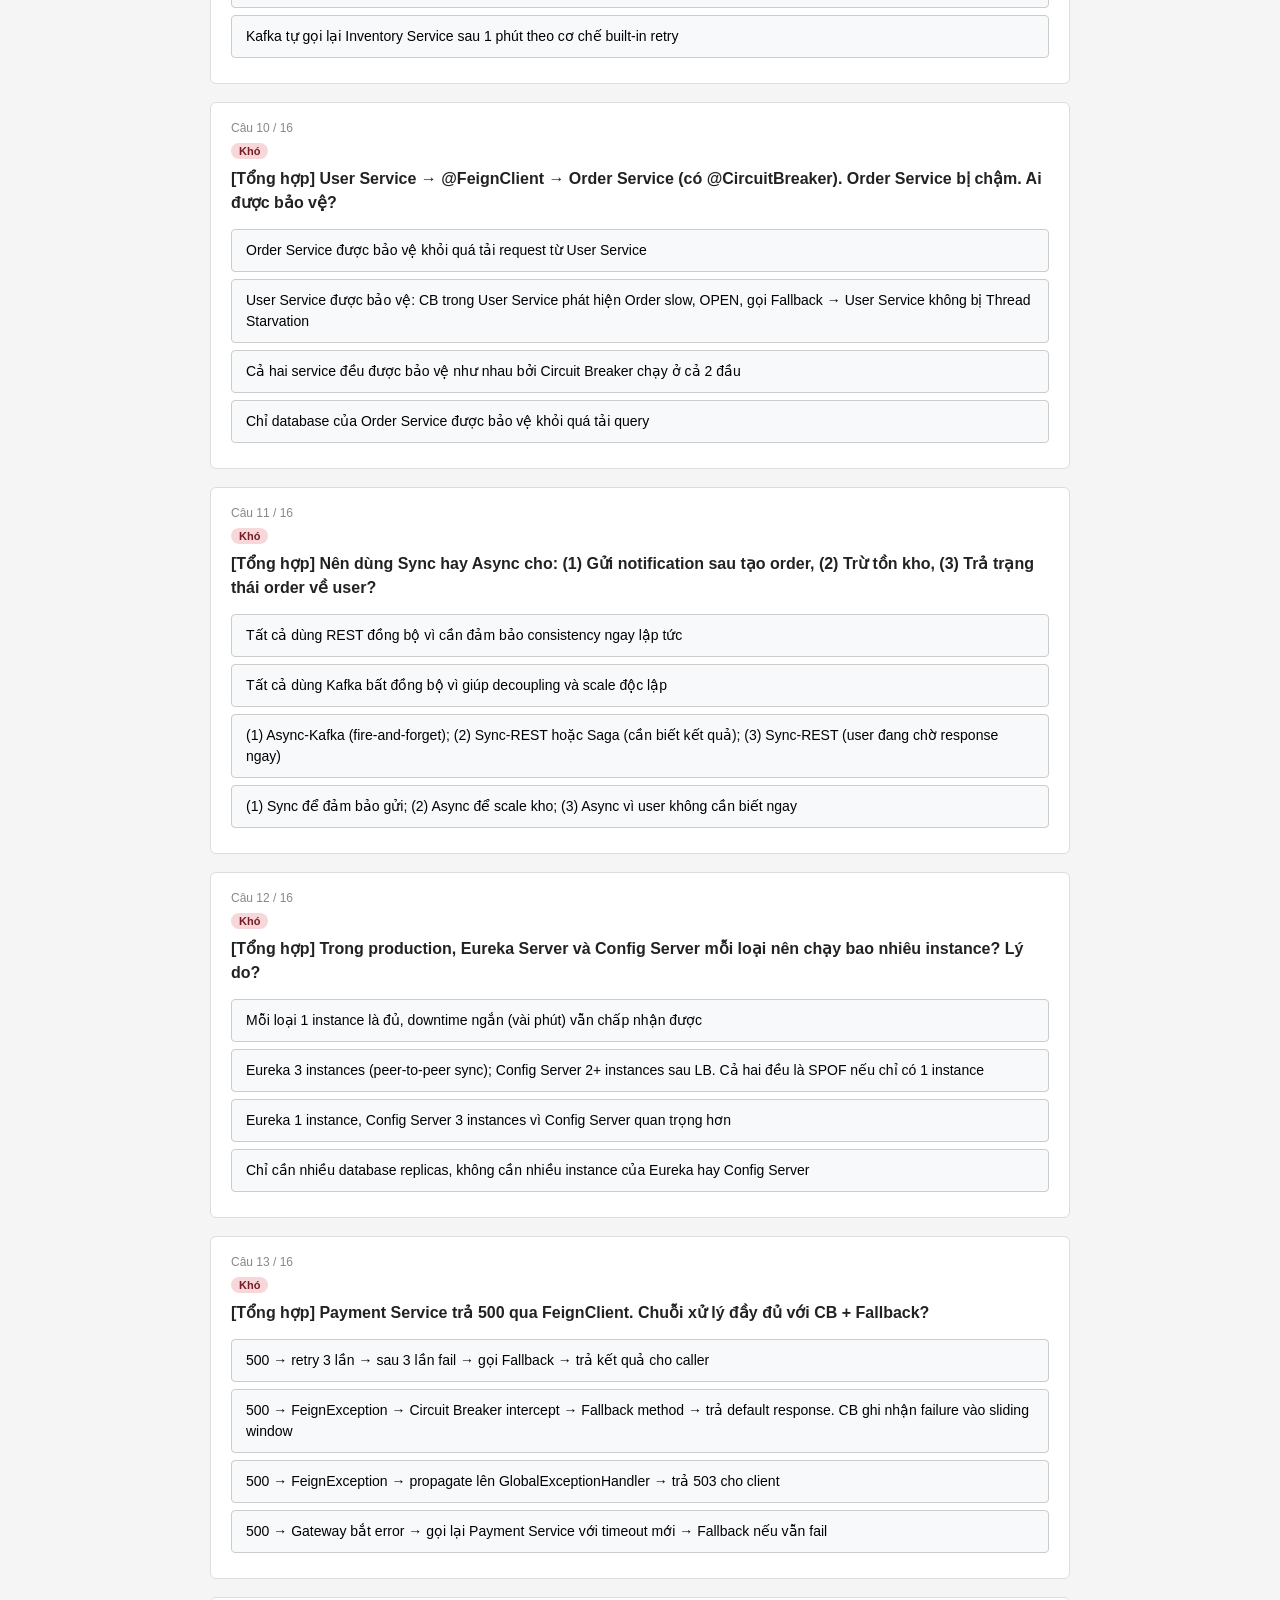
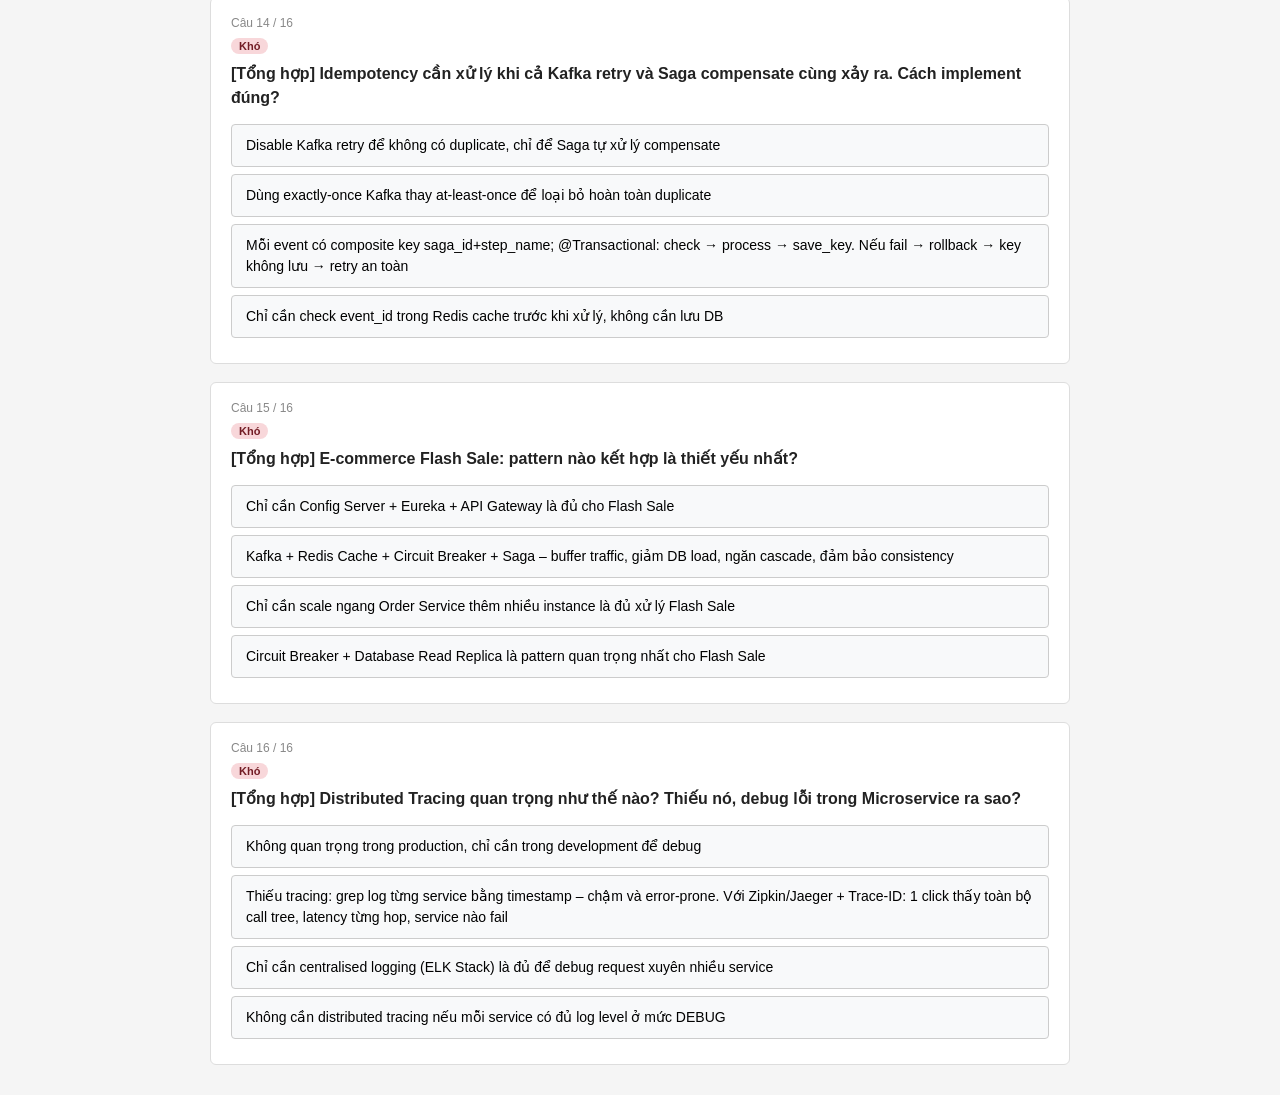
<file: quiz/09_mixed_review.html>
<!DOCTYPE html>
<html lang="vi">
<head>
  <meta charset="UTF-8">
  <meta name="viewport" content="width=device-width, initial-scale=1.0">
  <title>Quiz 09 – Ôn tập Tổng hợp</title>
  <link rel="stylesheet" href="style.css">
</head>
<body>
  <a class="back-link" href="index.html">← Quay về danh sách chủ đề</a>
  <h1>🔀 Ôn tập Tổng hợp – Tất cả chủ đề</h1>
  <div class="score-box">
    Đúng: <span class="correct" id="score-correct">0</span>
    Sai: <span class="wrong" id="score-wrong">0</span>
    Đã trả lời: <span id="score-answered">0</span> / <span class="total" id="score-total">0</span>
    <button class="btn-reset" onclick="resetQuiz()">🔄 Làm lại</button>
  </div>
  <div id="quiz-container"></div>
  <script>
  window.QUIZ_DATA = [
    {
      level: "Trung bình",
      q: "[Monolithic vs Microservice] Khi nào Monolithic phù hợp hơn Microservice?",
      options: [
        "Khi team có hơn 20 developers cần chia domain rõ ràng theo Conway's Law",
        "Khi cần scale riêng từng chức năng vì traffic distribution không đồng đều",
        "Khi startup mới, domain chưa rõ ràng, team nhỏ và không có năng lực DevOps",
        "Khi có nhiều ngôn ngữ lập trình khác nhau và cần Polyglot Tech Stack"
      ],
      answer: 2,
      explanation: "Martin Fowler: 'Start with a monolith.' Monolithic tốt khi domain chưa rõ (tách sai rất tốn kém), team nhỏ, và chưa có hạ tầng CI/CD + DevOps trưởng thành."
    },
    {
      level: "Trung bình",
      q: "[Config & Discovery] Nếu Config Server down, service MỚI khởi động thì sao?",
      options: [
        "Service khởi động với config mặc định được hardcode trong source code",
        "Service fail startup hoàn toàn vì không fetch được config cần thiết (DB URL, credentials)",
        "Service chờ tối đa 5 phút đến khi Config Server lên rồi mới tiếp tục bootstrap",
        "Service kế thừa config của service cùng loại đang chạy qua shared environment"
      ],
      answer: 1,
      explanation: "Service mới: cần fetch config trong bước Spring Context bootstrap. Không có config → không init được DataSource, Kafka → Startup Failure. Service đang chạy không bị ảnh hưởng (config đã trong RAM)."
    },
    {
      level: "Trung bình",
      q: "[API Gateway] 'lb://user-service/api/users' trong Spring Cloud Gateway route nghĩa là gì?",
      options: [
        "Kết nối Linux Bash script tên 'user-service' để xử lý routing logic",
        "Load Balanced – tra 'user-service' trong Eureka, Round Robin chọn instance, forward đến /api/users",
        "Local Binding – forward đến service chạy trên cùng host tại path /api/users",
        "Kết nối qua Layer-4 Load Balancer đến cluster tên 'user-service'"
      ],
      answer: 1,
      explanation: "lb:// = Load Balanced. Gateway dùng Spring Cloud LoadBalancer tra Eureka bằng 'user-service' → list IP:Port → Round Robin chọn 1 → rewrite URI → forward HTTP request."
    },
    {
      level: "Trung bình",
      q: "[Sync Communication] FeignClient(name='product-service'): name này lấy từ đâu?",
      options: [
        "Tên file JAR của service được deploy trong Kubernetes cluster",
        "spring.application.name của product-service đăng ký trên Eureka",
        "Tên hostname của server máy chủ đang chạy product-service",
        "Tên package chính của product-service trong cấu trúc Maven project"
      ],
      answer: 1,
      explanation: "@FeignClient(name='product-service'): Spring Cloud tra Eureka bằng key 'product-service' (= spring.application.name của service đó). Không cần URL tĩnh, tự động load balanced."
    },
    {
      level: "Trung bình",
      q: "[Kafka] Có 4 Partitions và 2 Consumers trong cùng 1 Consumer Group. Phân bổ như thế nào?",
      options: [
        "Consumer 1 nhận 3 partitions; Consumer 2 nhận 1 partition vì partition 0 được ưu tiên",
        "Mỗi Consumer nhận 2 partitions (phân bổ đều: 4/2 = 2)",
        "Cả 2 Consumer cùng đọc tất cả 4 partitions – tổng hợp kết quả cuối cùng",
        "Consumer 1 nhận partition 0,1; Consumer 2 nhận partition 2,3; phân bổ theo thứ tự offset"
      ],
      answer: 1,
      explanation: "Kafka phân bổ đều khi có thể: 4/2 = mỗi consumer 2 partitions. Nếu thêm consumer thứ 3: 1 consumer nhận 2 partitions, 2 consumer còn lại mỗi người 1. Consumer thứ 5 sẽ IDLE."
    },
    {
      level: "Trung bình",
      q: "[Circuit Breaker] Sau khi Circuit Breaker OPEN, request tiếp theo xảy ra gì?",
      options: [
        "Request được retry tự động 3 lần sau mỗi 1 giây rồi mới kết luận fail",
        "Request bị Fail-Fast ngay (không gọi network), Fallback method được gọi để trả default response",
        "Request chờ trong queue đến khi wait-duration kết thúc rồi mới được xử lý",
        "Request được route đến instance backup của service đích qua Load Balancer"
      ],
      answer: 1,
      explanation: "OPEN = Fail-Fast: không chiếm thread, không gọi network → Fallback ngay lập tức. Sau wait-duration-in-open-state → HALF-OPEN để cho permitted-calls thăm dò service đích."
    },
    {
      level: "Trung bình",
      q: "[Saga] Trong Choreography Saga, sau khi Inventory Reserve thành công, ai quyết định bước tiếp theo?",
      options: [
        "Một Orchestrator trung tâm phát command 'charge-payment' đến Payment Service",
        "Inventory Service publish event 'inventory-reserved'; Payment Service subscribe và tự kích hoạt xử lý",
        "API Gateway đọc response từ Inventory và điều phối bước tiếp theo",
        "Cron Job định kỳ scan database tìm order INVENTORY_RESERVED và trigger payment"
      ],
      answer: 1,
      explanation: "Choreography = event-driven, không có nhạc trưởng. Inventory publish 'inventory-reserved' → Payment Service (đang subscribe) tự nhận event → xử lý payment. Mỗi service tự biết làm gì khi nhận event."
    },
    {
      level: "Trung bình",
      q: "[Redis] Tại sao không được dùng @Cacheable trên method UPDATE?",
      options: [
        "Vì @Cacheable không hỗ trợ @RequestBody khiến Jackson không thể deserialize",
        "@Cacheable cache hit → bỏ qua method → DB không được cập nhật – silent data corruption",
        "Vì @Cacheable chỉ hoạt động với GET HTTP method trong REST controller",
        "Vì annotation @Transactional không tương thích với @Cacheable trên cùng method"
      ],
      answer: 1,
      explanation: "@Cacheable trên updateProduct(id): lần 2 call với id đó → cache hit → method bị skip → DB vẫn dữ liệu cũ → bug nghiêm trọng không có error message. Phải dùng @CachePut để luôn chạy method."
    },
    {
      level: "Khó",
      q: "[Tổng hợp] Order Service tạo order → publish Kafka 'order-created' → Inventory Service down. Điều gì xảy ra với order?",
      options: [
        "Order bị hủy tự động sau 5 phút vì timeout chờ Inventory response",
        "Order message nằm trong Kafka topic. Khi Inventory restart, đọc từ committed offset và xử lý. Order không mất, chỉ delayed",
        "Order Service nhận exception từ Kafka, rollback transaction, báo lỗi về client",
        "Kafka tự gọi lại Inventory Service sau 1 phút theo cơ chế built-in retry"
      ],
      answer: 1,
      explanation: "Kafka durability: message lưu trên disk theo retention. Inventory restart → đọc từ committed offset → xử lý tồn đọng. Đây là lợi thế cốt lõi của Async communication so với REST đồng bộ."
    },
    {
      level: "Khó",
      q: "[Tổng hợp] User Service → @FeignClient → Order Service (có @CircuitBreaker). Order Service bị chậm. Ai được bảo vệ?",
      options: [
        "Order Service được bảo vệ khỏi quá tải request từ User Service",
        "User Service được bảo vệ: CB trong User Service phát hiện Order slow, OPEN, gọi Fallback → User Service không bị Thread Starvation",
        "Cả hai service đều được bảo vệ như nhau bởi Circuit Breaker chạy ở cả 2 đầu",
        "Chỉ database của Order Service được bảo vệ khỏi quá tải query"
      ],
      answer: 1,
      explanation: "@CircuitBreaker đặt ở CALLER (User Service) để bảo vệ CALLER. Order slow → CB ở User Service OPEN → Fallback → User Service thread giải phóng → tiếp tục phục vụ request khác không bị cascade fail."
    },
    {
      level: "Khó",
      q: "[Tổng hợp] Nên dùng Sync hay Async cho: (1) Gửi notification sau tạo order, (2) Trừ tồn kho, (3) Trả trạng thái order về user?",
      options: [
        "Tất cả dùng REST đồng bộ vì cần đảm bảo consistency ngay lập tức",
        "Tất cả dùng Kafka bất đồng bộ vì giúp decoupling và scale độc lập",
        "(1) Async-Kafka (fire-and-forget); (2) Sync-REST hoặc Saga (cần biết kết quả); (3) Sync-REST (user đang chờ response ngay)",
        "(1) Sync để đảm bảo gửi; (2) Async để scale kho; (3) Async vì user không cần biết ngay"
      ],
      answer: 2,
      explanation: "Rule: Sync khi cần kết quả ngay để tiếp tục business flow. Async cho fire-and-forget hoặc có thể trì hoãn. Notification = không cần wait. Tồn kho = cần biết trước confirm. Trạng thái = user đang chờ phải trả ngay."
    },
    {
      level: "Khó",
      q: "[Tổng hợp] Trong production, Eureka Server và Config Server mỗi loại nên chạy bao nhiêu instance? Lý do?",
      options: [
        "Mỗi loại 1 instance là đủ, downtime ngắn (vài phút) vẫn chấp nhận được",
        "Eureka 3 instances (peer-to-peer sync); Config Server 2+ instances sau LB. Cả hai đều là SPOF nếu chỉ có 1 instance",
        "Eureka 1 instance, Config Server 3 instances vì Config Server quan trọng hơn",
        "Chỉ cần nhiều database replicas, không cần nhiều instance của Eureka hay Config Server"
      ],
      answer: 1,
      explanation: "Cả hai đều là infrastructure critical. Eureka down → service không discover nhau. Config down → service mới không startup. Eureka: 3-node peer-to-peer cluster. Config: 2+ sau LB hoặc đăng ký vào Eureka."
    },
    {
      level: "Khó",
      q: "[Tổng hợp] Payment Service trả 500 qua FeignClient. Chuỗi xử lý đầy đủ với CB + Fallback?",
      options: [
        "500 → retry 3 lần → sau 3 lần fail → gọi Fallback → trả kết quả cho caller",
        "500 → FeignException → Circuit Breaker intercept → Fallback method → trả default response. CB ghi nhận failure vào sliding window",
        "500 → FeignException → propagate lên GlobalExceptionHandler → trả 503 cho client",
        "500 → Gateway bắt error → gọi lại Payment Service với timeout mới → Fallback nếu vẫn fail"
      ],
      answer: 1,
      explanation: "Flow: 500 → ErrorDecoder ném FeignException → CB intercept → Fallback(PAYMENT_PENDING) → Order Service nhận default → tiếp tục xử lý. CB ghi vào sliding window → nếu vượt threshold → OPEN cho request sau."
    },
    {
      level: "Khó",
      q: "[Tổng hợp] Idempotency cần xử lý khi cả Kafka retry và Saga compensate cùng xảy ra. Cách implement đúng?",
      options: [
        "Disable Kafka retry để không có duplicate, chỉ để Saga tự xử lý compensate",
        "Dùng exactly-once Kafka thay at-least-once để loại bỏ hoàn toàn duplicate",
        "Mỗi event có composite key saga_id+step_name; @Transactional: check → process → save_key. Nếu fail → rollback → key không lưu → retry an toàn",
        "Chỉ cần check event_id trong Redis cache trước khi xử lý, không cần lưu DB"
      ],
      answer: 2,
      explanation: "Composite key: 'saga-123-RESERVE_INVENTORY'. @Transactional: {if(exists(key)) return; doWork(); save(key);}. Fail → rollback cả business action lẫn key → retry đúng đắn. Redis check alone: race condition nếu 2 instance cùng check."
    },
    {
      level: "Khó",
      q: "[Tổng hợp] E-commerce Flash Sale: pattern nào kết hợp là thiết yếu nhất?",
      options: [
        "Chỉ cần Config Server + Eureka + API Gateway là đủ cho Flash Sale",
        "Kafka + Redis Cache + Circuit Breaker + Saga – buffer traffic, giảm DB load, ngăn cascade, đảm bảo consistency",
        "Chỉ cần scale ngang Order Service thêm nhiều instance là đủ xử lý Flash Sale",
        "Circuit Breaker + Database Read Replica là pattern quan trọng nhất cho Flash Sale"
      ],
      answer: 1,
      explanation: "Flash Sale requires: (1) Kafka – buffer 100k orders/s, (2) Redis – cache product/inventory giảm DB queries, (3) Circuit Breaker – bảo vệ khi DB stress, (4) Saga – đảm bảo inventory + payment distributed transaction. Thiếu bất kỳ → hệ thống dễ sập."
    },
    {
      level: "Khó",
      q: "[Tổng hợp] Distributed Tracing quan trọng như thế nào? Thiếu nó, debug lỗi trong Microservice ra sao?",
      options: [
        "Không quan trọng trong production, chỉ cần trong development để debug",
        "Thiếu tracing: grep log từng service bằng timestamp – chậm và error-prone. Với Zipkin/Jaeger + Trace-ID: 1 click thấy toàn bộ call tree, latency từng hop, service nào fail",
        "Chỉ cần centralised logging (ELK Stack) là đủ để debug request xuyên nhiều service",
        "Không cần distributed tracing nếu mỗi service có đủ log level ở mức DEBUG"
      ],
      answer: 1,
      explanation: "Thiếu tracing: request đi qua 10 service → lỗi ở đâu? Phải check log từng service theo timestamp thủ công. Với Sleuth + Zipkin/Jaeger: TraceID propagate qua HTTP/Kafka headers → visual call tree → bottleneck rõ ràng."
    }
  ];
  </script>
  <script src="quiz-engine.js"></script>
</body>
</html>
</file>
<file: quiz/style.css>
/* Shared styles for all quiz pages */
body {
  font-family: Arial, sans-serif;
  max-width: 860px;
  margin: 30px auto;
  padding: 0 20px;
  background: #f5f5f5;
  color: #222;
}
h1 { color: #333; border-bottom: 2px solid #007bff; padding-bottom: 10px; font-size: 22px; }
.back-link { display: inline-block; margin-bottom: 18px; color: #007bff; text-decoration: none; font-size: 14px; }
.back-link:hover { text-decoration: underline; }
.score-box {
  background: #fff; border: 1px solid #ccc; border-radius: 6px;
  padding: 14px 18px; margin-bottom: 24px; font-size: 15px;
  display: flex; gap: 24px; align-items: center; flex-wrap: wrap;
}
.score-box span { font-weight: bold; }
.score-box .correct { color: #28a745; }
.score-box .wrong { color: #dc3545; }
.score-box .total { color: #007bff; }
.btn-reset {
  background: #007bff; color: #fff; border: none;
  padding: 8px 18px; border-radius: 4px; cursor: pointer; font-size: 14px;
}
.btn-reset:hover { background: #0056b3; }

/* Question card */
.q-card {
  background: #fff; border: 1px solid #ddd; border-radius: 6px;
  padding: 18px 20px; margin-bottom: 18px;
}
.q-card .q-num { font-size: 12px; color: #888; margin-bottom: 6px; }
.q-card .q-level {
  display: inline-block; font-size: 11px; padding: 2px 8px;
  border-radius: 10px; margin-bottom: 8px; font-weight: bold;
}
.level-easy { background: #d4edda; color: #155724; }
.level-medium { background: #fff3cd; color: #856404; }
.level-hard { background: #f8d7da; color: #721c24; }

.q-card .q-text { font-size: 16px; font-weight: bold; margin-bottom: 14px; line-height: 1.5; }
.options { list-style: none; padding: 0; margin: 0; }
.options li {
  margin: 7px 0;
}
.options li button {
  width: 100%; text-align: left; padding: 10px 14px;
  background: #f8f9fa; border: 1px solid #ccc; border-radius: 4px;
  cursor: pointer; font-size: 14px; line-height: 1.5;
  transition: background 0.15s;
}
.options li button:hover:not(:disabled) { background: #e2ecff; border-color: #007bff; }
.options li button.correct-ans {
  background: #d4edda; border-color: #28a745; color: #155724; font-weight: bold;
}
.options li button.wrong-ans {
  background: #f8d7da; border-color: #dc3545; color: #721c24;
}
.options li button:disabled { cursor: default; }

.explanation {
  margin-top: 12px; padding: 10px 14px;
  background: #e8f4fd; border-left: 4px solid #007bff;
  border-radius: 0 4px 4px 0; font-size: 14px; line-height: 1.6;
  display: none;
}
.explanation.show { display: block; }
.explanation strong { display: block; margin-bottom: 4px; color: #0056b3; }

/* Progress & filter */
.controls {
  display: flex; gap: 10px; align-items: center; margin-bottom: 18px; flex-wrap: wrap;
}
.controls select, .controls input {
  padding: 7px 10px; border: 1px solid #ccc; border-radius: 4px; font-size: 14px;
}
</file>
